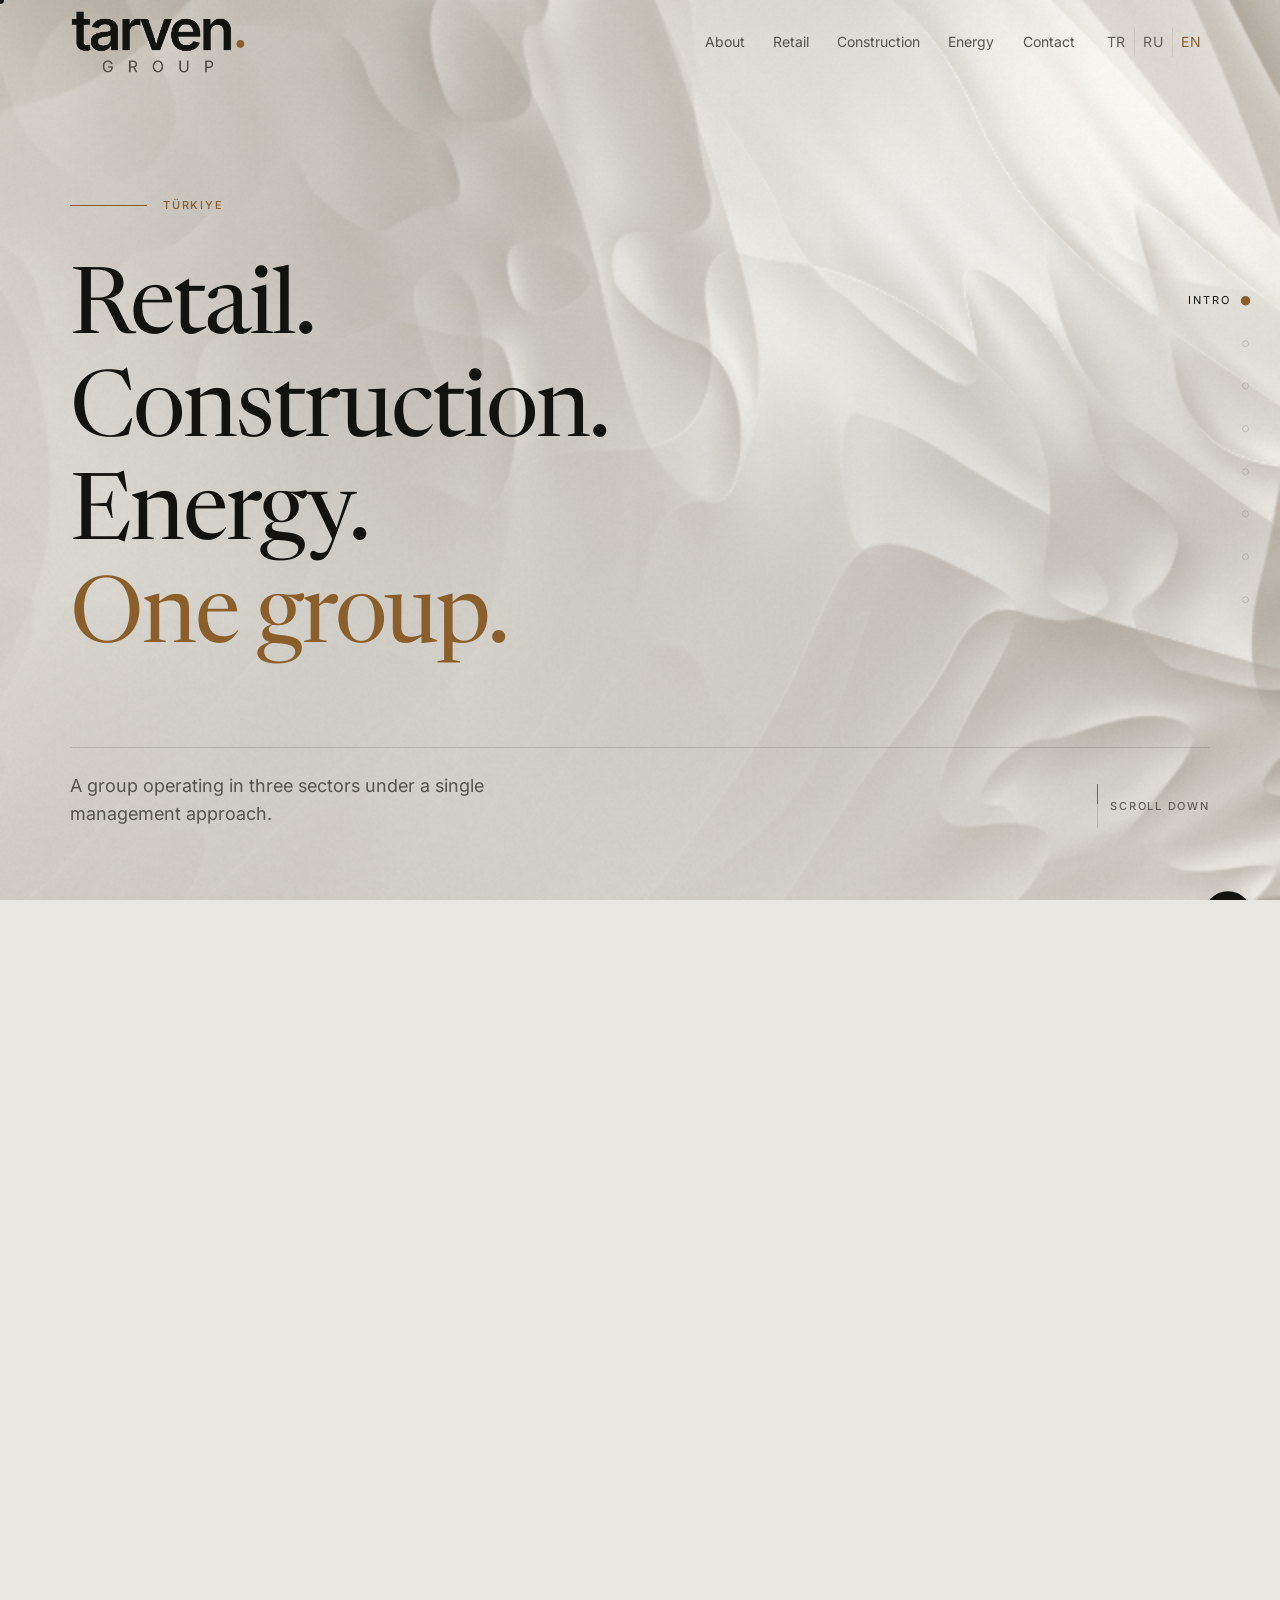
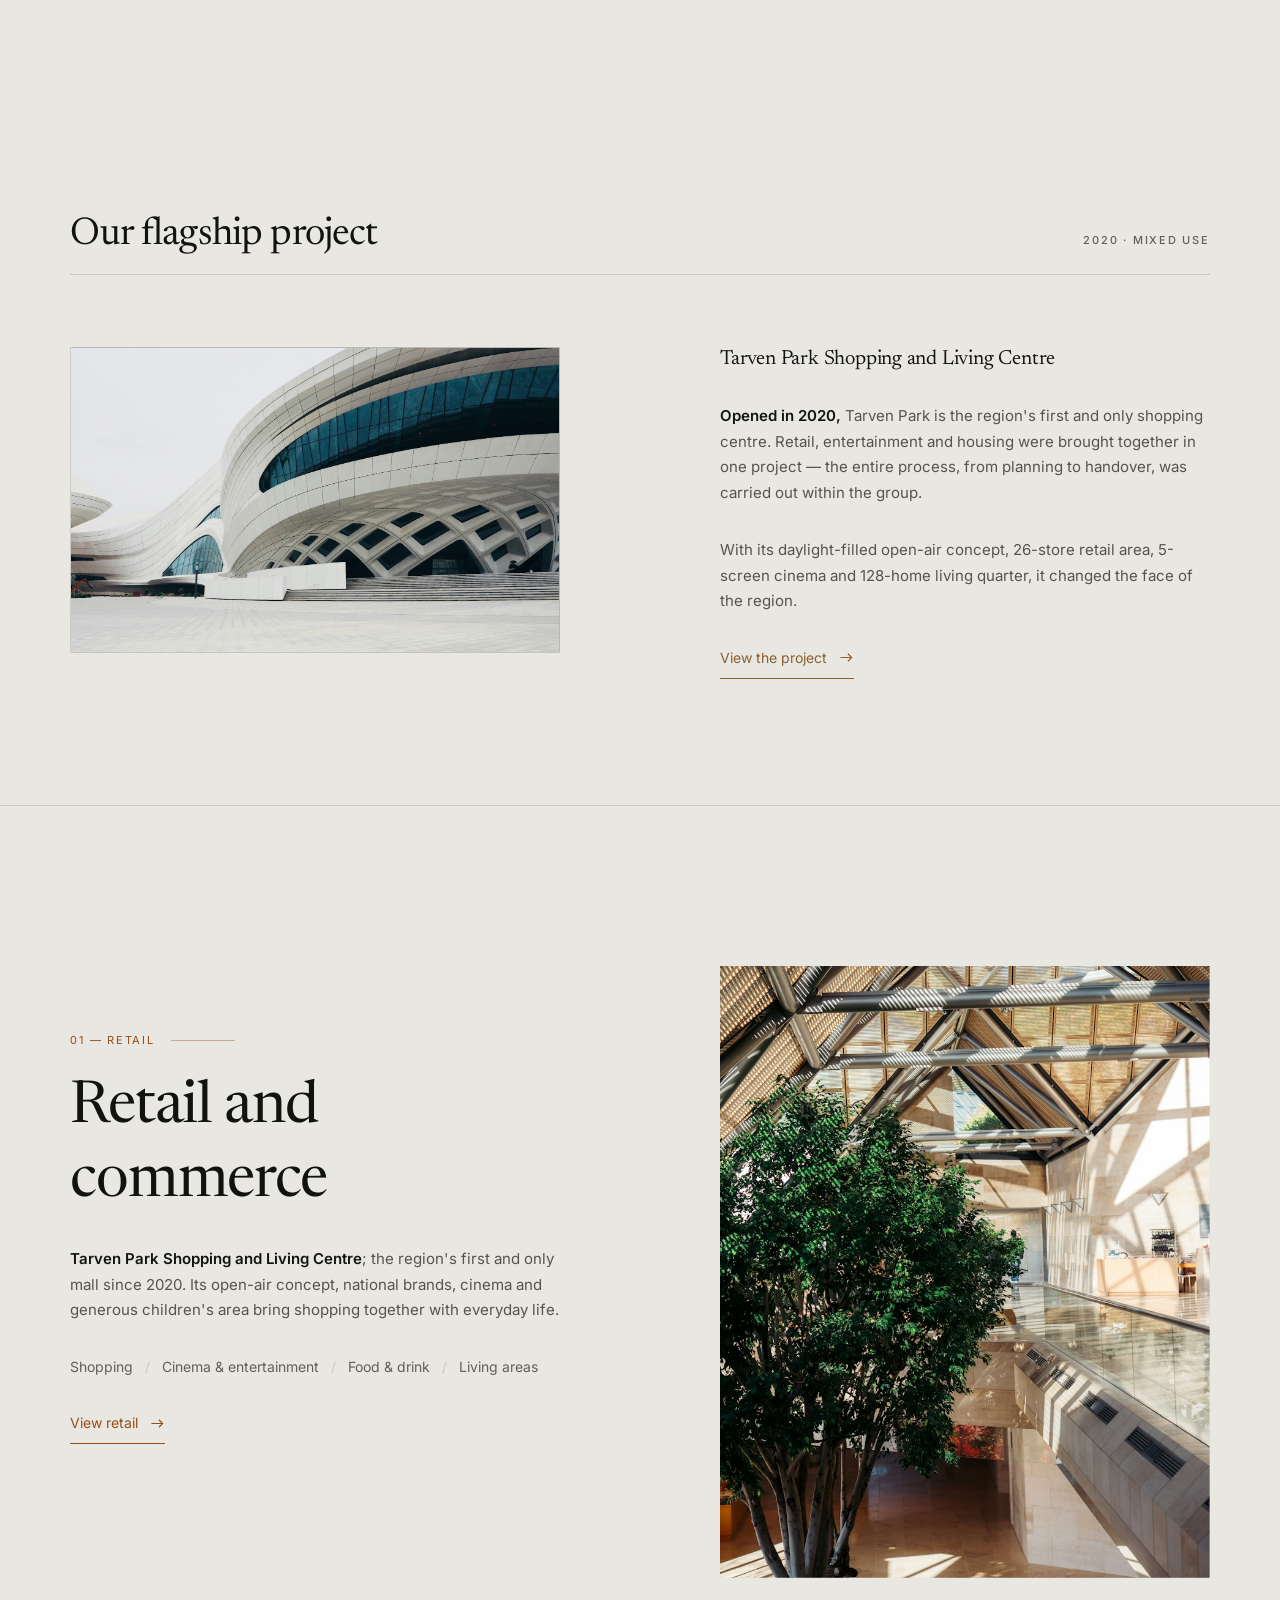
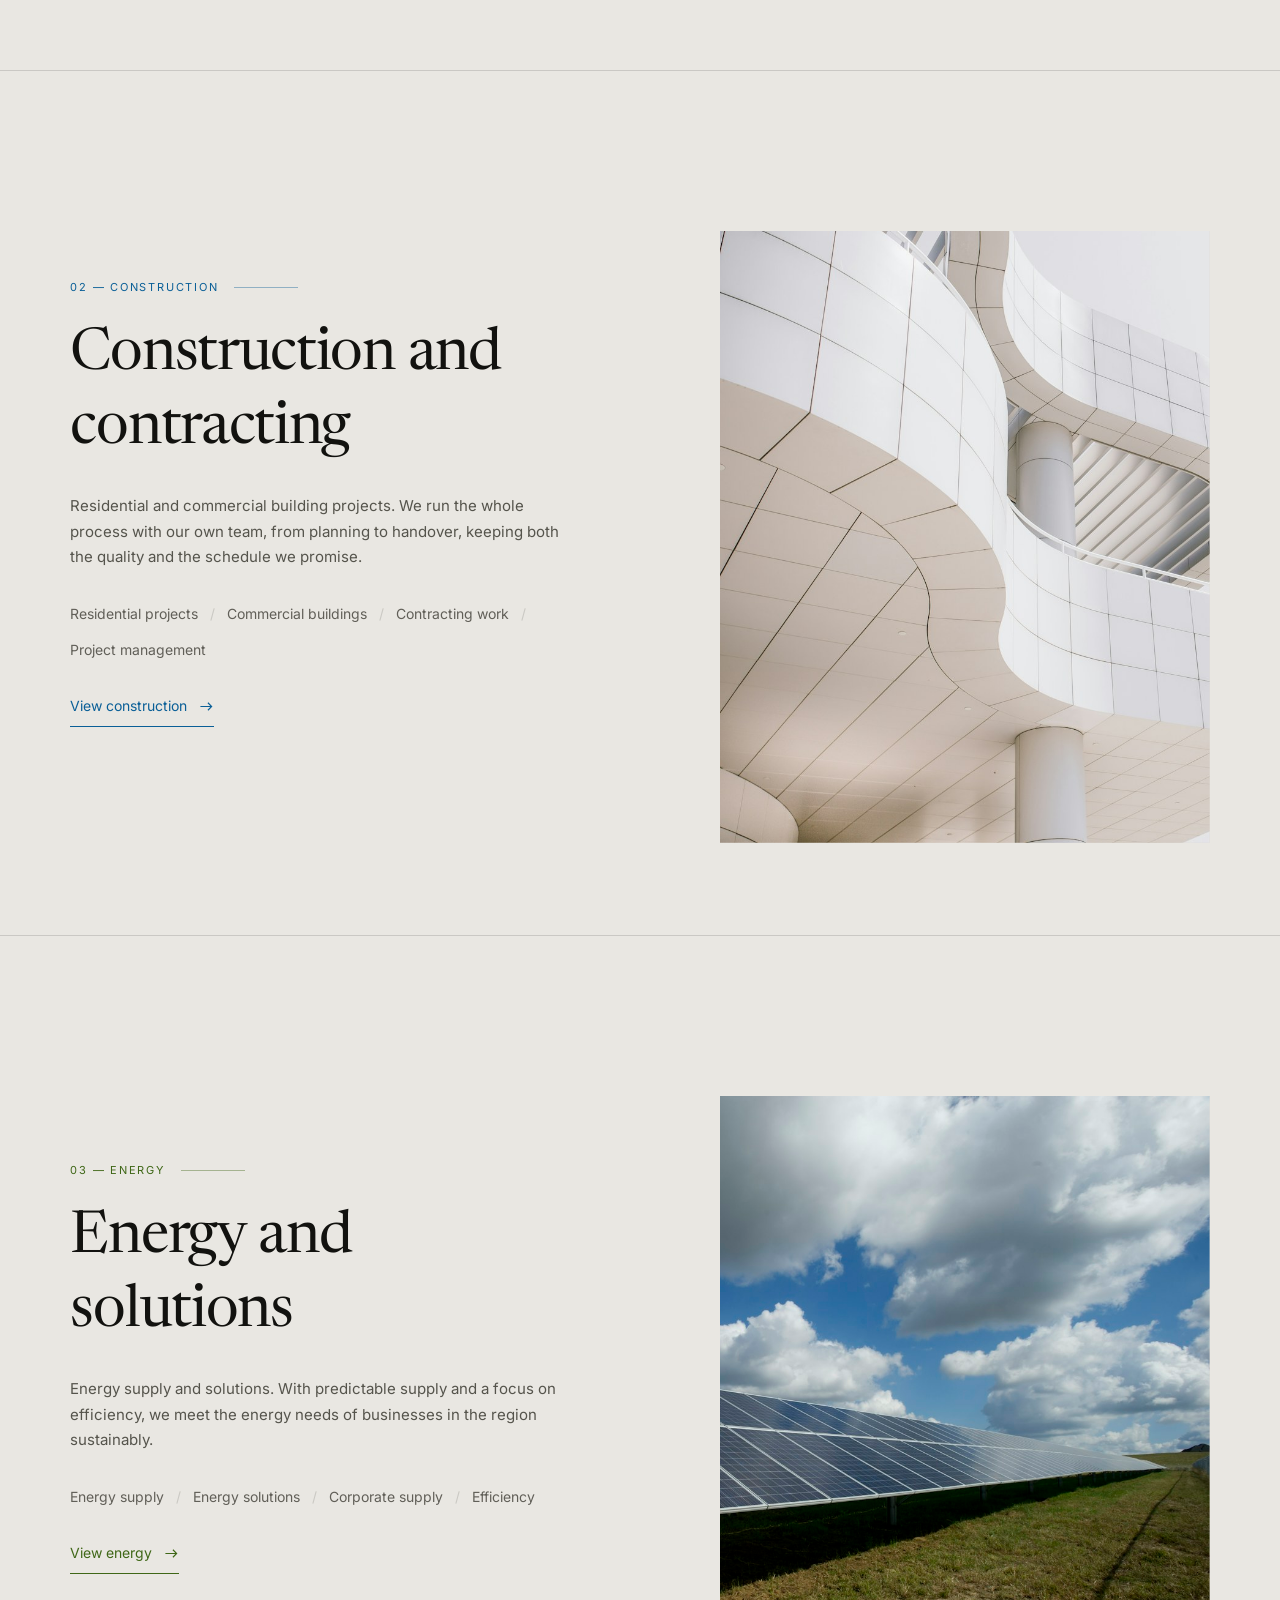
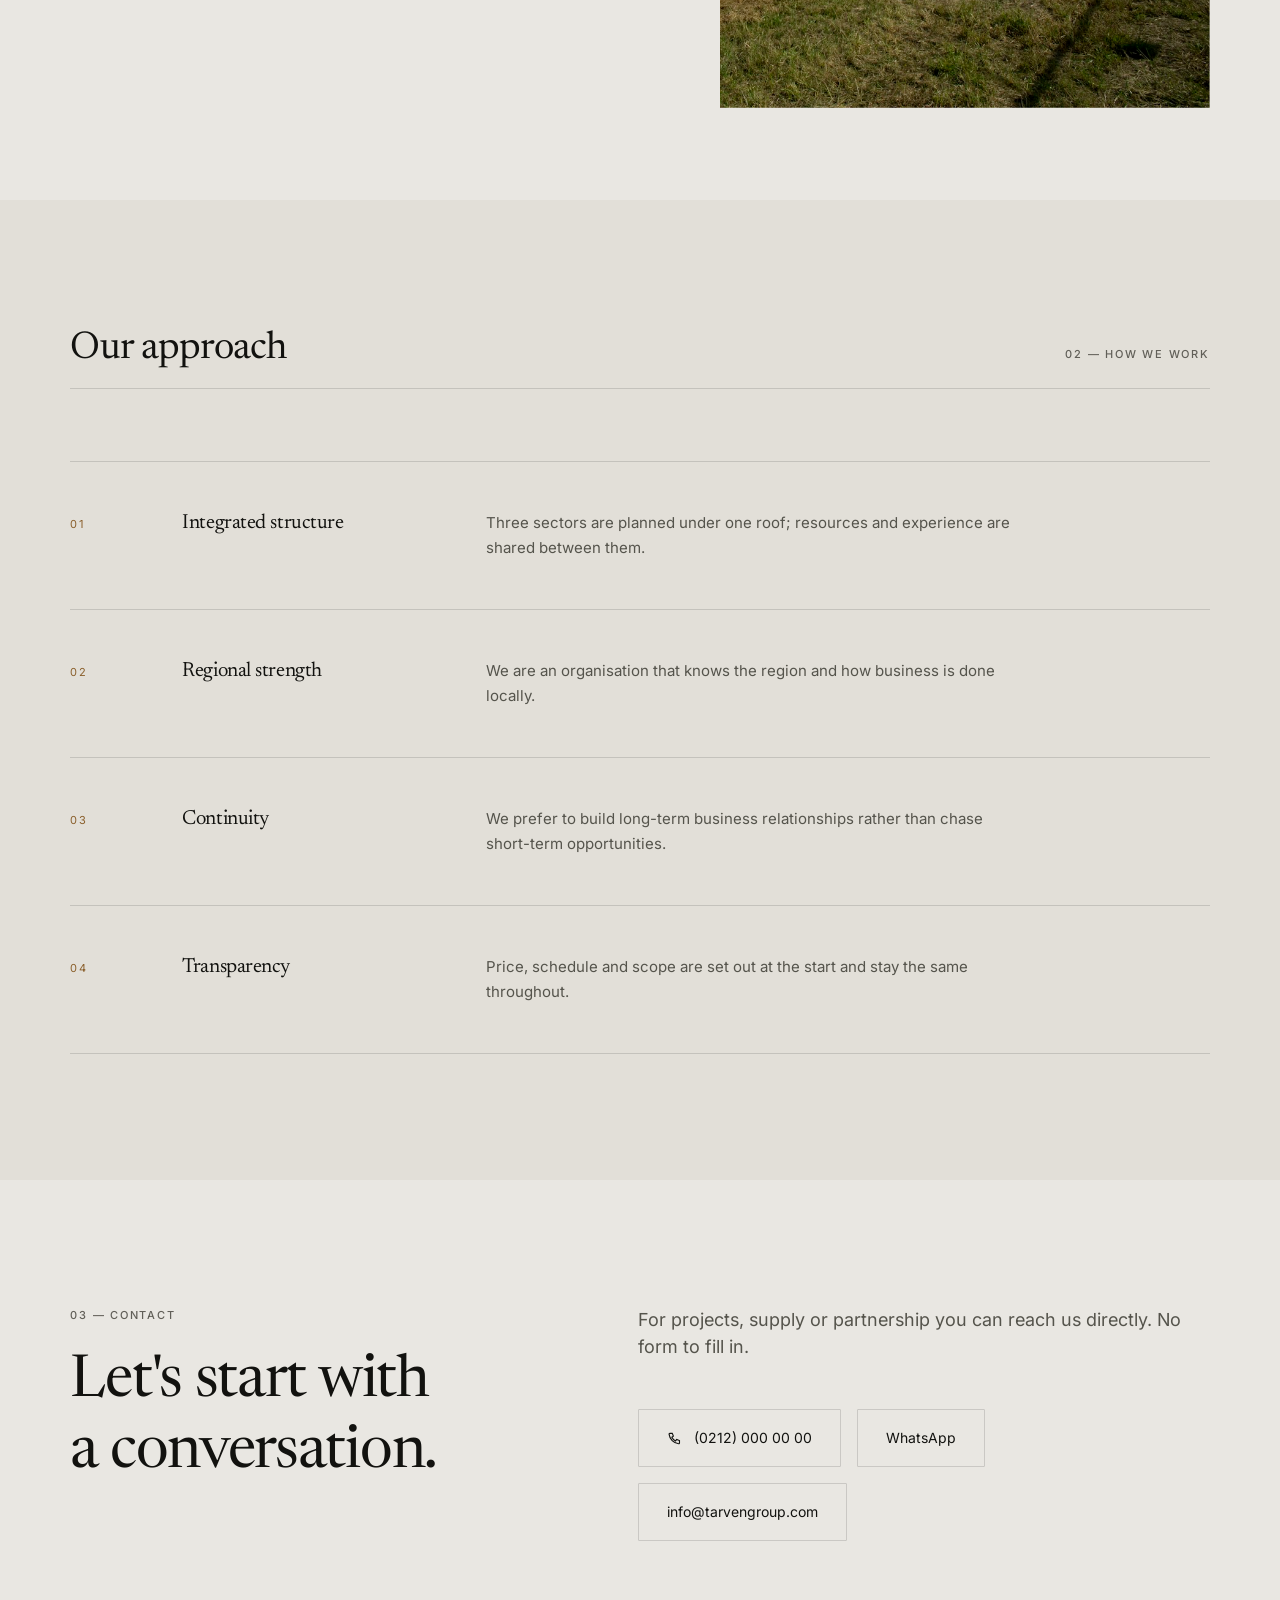
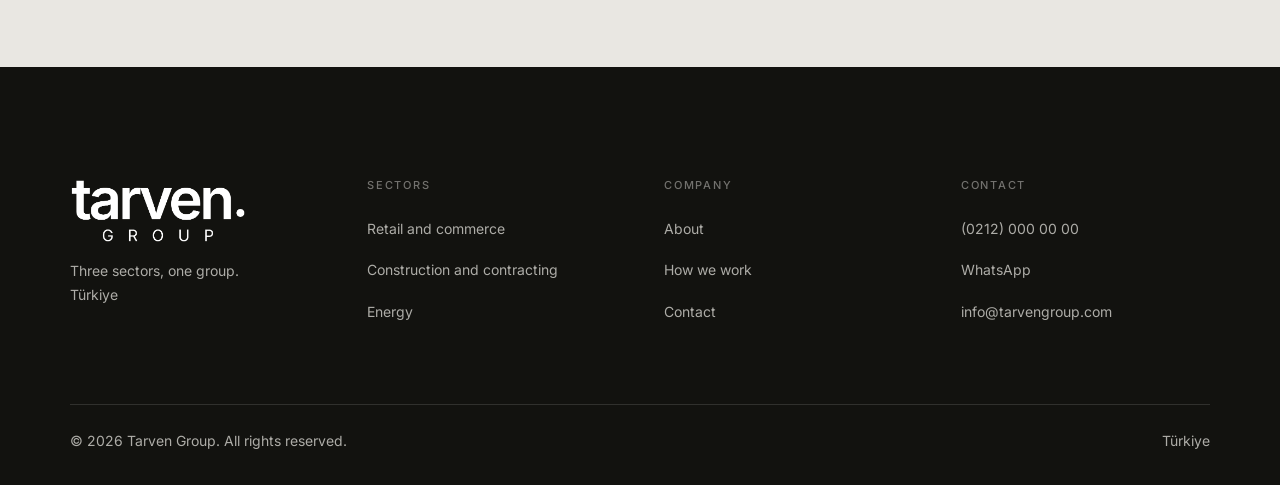
<file: index.html>
<!doctype html>
<html lang="tr">
<head>
<meta charset="utf-8">
<meta name="viewport" content="width=device-width, initial-scale=1">
<title>Tarven Group — Market, İnşaat ve Enerji</title>
<meta name="description" content="Tarven Group; market ve perakende, inşaat ve taahhüt, enerji olmak üzere üç sektörde faaliyet gösteren bir gruptur.">
<link rel="canonical" href="https://stillbenn.github.io/tarven-group/">

<meta property="og:type" content="website">
<meta property="og:site_name" content="Tarven Group">
<meta property="og:locale" content="tr_TR">
<meta property="og:title" content="Tarven Group — Market, İnşaat ve Enerji">
<meta property="og:description" content="Üç sektör, tek çatı. Tarven Group; market, inşaat ve enerji alanlarında faaliyet gösterir.">
<meta property="og:url" content="https://stillbenn.github.io/tarven-group/">
<meta property="og:image" content="https://stillbenn.github.io/tarven-group/img/og-image.png">
<meta property="og:image:width" content="1200">
<meta property="og:image:height" content="630">
<meta name="twitter:card" content="summary_large_image">
<meta name="twitter:title" content="Tarven Group — Market, İnşaat ve Enerji">
<meta name="twitter:description" content="Üç sektör, tek çatı. Tarven Group.">
<meta name="twitter:image" content="https://stillbenn.github.io/tarven-group/img/og-image.png">

<meta name="theme-color" content="#e9e7e2">
<link rel="icon" href="./img/favicon.svg" type="image/svg+xml">
<link rel="icon" href="./favicon.ico" sizes="32x32">
<link rel="apple-touch-icon" href="./img/apple-touch-icon.png">

<link rel="preload" href="./fonts/newsreader-latin.woff2" as="font" type="font/woff2" crossorigin>
<link rel="preload" href="./fonts/inter-latin.woff2" as="font" type="font/woff2" crossorigin>
<link rel="preload" href="./fonts/newsreader-latin-ext.woff2" as="font" type="font/woff2" crossorigin>
<link rel="preload" href="./fonts/inter-latin-ext.woff2" as="font" type="font/woff2" crossorigin>
<link rel="stylesheet" href="./css/tokens.css">
<link rel="stylesheet" href="./css/base.css">
<link rel="stylesheet" href="./css/site.css">

<script type="application/ld+json">
{
  "@context": "https://schema.org",
  "@type": "Organization",
  "name": "Tarven Group",
  "url": "https://stillbenn.github.io/tarven-group/",
  "logo": "https://stillbenn.github.io/tarven-group/img/og-image.png",
  "description": "Market ve perakende, inşaat ve taahhüt, enerji alanlarında faaliyet gösteren grup.",
  "address": {
    "@type": "PostalAddress",
    "addressCountry": "TR"
  },
  "contactPoint": {
    "@type": "ContactPoint",
    "telephone": "(0212) 000 00 00",
    "contactType": "customer service",
    "areaServed": "TR",
    "availableLanguage": "Turkish"
  }
}
</script>
</head>

<body>
<a class="skip-link" href="#main">İçeriğe geç</a>

<div class="loader" role="status" aria-live="polite">
  <img decoding="async" class="loader__logo" src="./img/tarven-group.png" alt="Tarven Group" width="760" height="429">
  <div class="loader__bar"><span class="loader__fill"></span></div>
  <p class="loader__pct">000</p>
</div>

<div class="cursor" aria-hidden="true">
  <span class="cursor__dot"></span>
</div>

<div class="stage" aria-hidden="true"></div>

<header class="site-header">
  <div class="site-header__inner">
    <a class="brand" href="./index.html" aria-label="Tarven Group ana sayfa">
      <img decoding="async" class="brand__logo" src="./img/tarven-group.png" alt="Tarven Group" width="760" height="429">
    </a>

    <nav class="nav" aria-label="Ana menü">
      <a class="nav__link" href="./hakkimizda.html">Hakkımızda</a>
      <a class="nav__link" href="./market.html">Market</a>
      <a class="nav__link" href="./insaat.html">İnşaat</a>
      <a class="nav__link" href="./enerji.html">Enerji</a>
      <a class="nav__link" href="./iletisim.html">İletişim</a>
    </nav>

    <button class="menu-toggle" type="button" aria-expanded="false" aria-controls="menu" aria-label="Menüyü aç">
      <span></span><span></span><span></span>
    </button>
  </div>
</header>

<nav class="menu" id="menu" aria-label="Mobil menü" aria-hidden="true">
  <a class="menu__link" href="./hakkimizda.html"><span>01</span>Hakkımızda</a>
  <a class="menu__link" href="./market.html"><span>02</span>Market</a>
  <a class="menu__link" href="./insaat.html"><span>03</span>İnşaat</a>
  <a class="menu__link" href="./enerji.html"><span>04</span>Enerji</a>
  <a class="menu__link" href="./iletisim.html"><span>05</span>İletişim</a>
  <div class="menu__foot">
    <a class="btn" data-cfg-href="phoneHref" href="tel:+902120000000">
      <span data-cfg="phoneDisplay">(0212) 000 00 00</span>
    </a>
  </div>
</nav>

<main id="main" class="page">

  <!-- ============ HERO ============ -->
  <section class="hero" data-scene="intro">
    <div class="hero__inner">
      <p class="hero__eyebrow t-label t-label--accent" data-reveal>Türkiye</p>

      <h1 class="hero__title">
        <span class="split-line"><span>Market.</span></span>
        <span class="split-line"><span>İnşaat.</span></span>
        <span class="split-line"><span>Enerji.</span></span>
        <span class="split-line"><span class="accent">Tek çatı.</span></span>
      </h1>

      <div class="hero__foot">
        <p class="t-lead hero__lead" data-reveal>
          Üç ayrı sektörde faaliyet gösteren, tek bir yönetim anlayışıyla
          çalışan bir grup.
        </p>
        <p class="scroll-cue t-label" data-reveal>
          <span class="scroll-cue__rail" aria-hidden="true"></span>
          Aşağı kaydırın
        </p>
      </div>
    </div>
  </section>

  <!-- ============ KURUMSAL ============ -->
  <section class="section" data-scene="group" id="kurumsal">
    <div class="wrap">
      <div class="manifesto__grid">
        <div>
          <p class="t-label" data-reveal>01 — Kurumsal</p>
          <p class="manifesto__text" style="margin-top: var(--s-6)">
            <span class="split-line"><span>Farklı sektörler,</span></span>
            <span class="split-line"><span class="accent">aynı standart.</span></span>
          </p>
        </div>
        <div class="manifesto__side stack-lg" data-reveal>
          <p>
            Ticaret, yapı ve enerji birbirinden bağımsız alanlar gibi görünür.
            Bizim için üçü de aynı temele dayanır: gerçekçi planlama, şeffaf
            yönetim ve verdiği sözü tutan bir organizasyon.
          </p>
          <p>
            Tarven Group çatısı altındaki işler kendi alanlarında bağımsız
            yürütülür; ancak hepsi aynı kurumsal ölçütle denetlenir.
          </p>
          <a class="link-arrow" href="./iletisim.html">
            Bize ulaşın
            <svg viewBox="0 0 16 16" fill="none" stroke="currentColor" stroke-width="1.2" aria-hidden="true">
              <path d="M1.5 8h12M9.5 4l4 4-4 4"/>
            </svg>
          </a>
        </div>
      </div>

      <!-- Only verified figures: three sectors, plus the real numbers of the
           group's flagship project (source: the company's own AVM site).
           No invented statistics. -->
      <div class="stats" aria-label="Rakamlarla Tarven Group">
        <div class="stat" data-reveal>
          <p class="stat__value"><span data-count="3">0</span></p>
          <p class="stat__label">Faaliyet sektörü</p>
        </div>
        <div class="stat" data-reveal>
          <p class="stat__value"><span data-count="16500">0</span><span class="stat__suffix"> m²</span></p>
          <p class="stat__label">Amiral proje alanı</p>
        </div>
        <div class="stat" data-reveal>
          <p class="stat__value"><span data-count="26">0</span></p>
          <p class="stat__label">Mağaza · Tarven Park</p>
        </div>
        <div class="stat" data-reveal>
          <p class="stat__value"><span data-count="128">0</span></p>
          <p class="stat__label">Konut · Tarven Park</p>
        </div>
      </div>
    </div>
  </section>

  <!-- ============ AMİRAL PROJE ============
       Replaced an invented five-milestone timeline with the group's one real,
       verifiable landmark project. Every figure here comes from the company's
       own published material. -->
  <!-- data-rail (not data-scene): a stop on the rail, but the ground stays in
       the corporate chapter through it. -->
  <section class="section" id="amiral-proje" data-rail="Amiral proje">
    <div class="wrap">
      <div class="section-head">
        <h2 class="t-h2" data-reveal>Amiral projemiz</h2>
        <p class="t-label" data-reveal>2020 · Karma kullanım</p>
      </div>

      <div class="split">
        <a class="reveal-media flagship__media" href="./market.html" aria-label="Tarven Park'ı inceleyin">
          <img src="./img/gallery/market-02.jpg" alt="Tarven Park Alışveriş ve Yaşam Merkezi dış cephesi" width="1600" height="1000" loading="lazy" decoding="async">
        </a>
        <div class="stack-lg" data-reveal>
          <h3 class="t-h3">Tarven Park Alışveriş ve Yaşam Merkezi</h3>
          <p>
            <strong>2020 yılında</strong> hizmete açılan Tarven Park, bölgenin
            ilk ve tek alışveriş merkezi. Alışveriş, eğlence ve konut aynı
            projede bir araya getirildi — planlamadan teslimata kadar tüm süreç
            grup bünyesinde yürütüldü.
          </p>
          <p>
            Gün ışığı alan açık hava konsepti, 26 mağazalık alışveriş alanı,
            5 salonlu sineması ve 128 konutluk yaşam alanıyla bölgenin
            çehresini değiştirdi.
          </p>
          <a class="link-arrow" href="./market.html">
            Projeyi inceleyin
            <svg viewBox="0 0 16 16" fill="none" stroke="currentColor" stroke-width="1.2" aria-hidden="true">
              <path d="M1.5 8h12M9.5 4l4 4-4 4"/>
            </svg>
          </a>
        </div>
      </div>
    </div>
  </section>

  <!-- ============ SEKTÖRLER ============ -->
  <div id="sektorler">

    <section class="sector sector--market" data-scene="market" aria-labelledby="s-market">
      <div class="wrap sector__inner">
        <div>
          <p class="sector__index" data-reveal>01 — Market</p>
          <h2 class="sector__title" id="s-market">
            <span class="split-line"><span>Market ve</span></span>
            <span class="split-line"><span>perakende</span></span>
          </h2>
          <p data-reveal>
            <strong>Tarven Park Alışveriş ve Yaşam Merkezi</strong>; 2020'den bu
            yana bölgenin ilk ve tek AVM'si. Açık hava konsepti, ulusal
            markaları, sinema ve geniş çocuk alanıyla alışverişi günlük yaşamla
            buluşturur.
          </p>
          <ul class="sector__list" data-reveal>
            <li>Alışveriş</li>
            <li>Sinema &amp; eğlence</li>
            <li>Yeme &amp; içme</li>
            <li>Yaşam alanları</li>
          </ul>
          <a class="link-arrow" href="./market.html" data-reveal>
            Market'i inceleyin
            <svg viewBox="0 0 16 16" fill="none" stroke="currentColor" stroke-width="1.2" aria-hidden="true">
              <path d="M1.5 8h12M9.5 4l4 4-4 4"/>
            </svg>
          </a>
        </div>
        <a class="sector__media-link" href="./market.html" aria-label="Market'i inceleyin">
          <figure class="sector__media reveal-media">
            <img src="./img/sectors/market.jpg" alt="Tarven Park Alışveriş ve Yaşam Merkezi'nin açık hava çarşısı" width="800" height="1000" loading="lazy" decoding="async">
          </figure>
        </a>
      </div>
    </section>

    <section class="sector sector--insaat sector--flip" data-scene="insaat" aria-labelledby="s-insaat">
      <div class="wrap sector__inner">
        <div>
          <p class="sector__index" data-reveal>02 — İnşaat</p>
          <h2 class="sector__title" id="s-insaat">
            <span class="split-line"><span>İnşaat ve</span></span>
            <span class="split-line"><span>taahhüt</span></span>
          </h2>
          <p data-reveal>
            Konut ve ticari yapı projeleri. Planlamadan teslimata kadar tüm
            süreci kendi ekibimizle yürütüyor, kalite ve takvim sözünü aynı
            anda tutuyoruz.
          </p>
          <ul class="sector__list" data-reveal>
            <li>Konut projeleri</li>
            <li>Ticari yapılar</li>
            <li>Taahhüt işleri</li>
            <li>Proje yönetimi</li>
          </ul>
          <a class="link-arrow" href="./insaat.html" data-reveal>
            İnşaat'ı inceleyin
            <svg viewBox="0 0 16 16" fill="none" stroke="currentColor" stroke-width="1.2" aria-hidden="true">
              <path d="M1.5 8h12M9.5 4l4 4-4 4"/>
            </svg>
          </a>
        </div>
        <a class="sector__media-link" href="./insaat.html" aria-label="İnşaat'ı inceleyin">
          <figure class="sector__media reveal-media">
            <img src="./img/sectors/insaat.jpg" alt="Çok katlı, geniş balkonlu modern bir konut binasının sokak cephesi" width="800" height="1000" loading="lazy" decoding="async">
          </figure>
        </a>
      </div>
    </section>

    <section class="sector sector--enerji" data-scene="enerji" aria-labelledby="s-enerji">
      <div class="wrap sector__inner">
        <div>
          <p class="sector__index" data-reveal>03 — Enerji</p>
          <h2 class="sector__title" id="s-enerji">
            <span class="split-line"><span>Enerji ve</span></span>
            <span class="split-line"><span>çözümler</span></span>
          </h2>
          <p data-reveal>
            Enerji tedariki ve çözümleri. Öngörülebilir tedarik ve verimlilik
            odağıyla bölgedeki işletmelerin enerji ihtiyacını sürdürülebilir
            biçimde karşılıyoruz.
          </p>
          <ul class="sector__list" data-reveal>
            <li>Enerji tedariki</li>
            <li>Enerji çözümleri</li>
            <li>Kurumsal tedarik</li>
            <li>Verimlilik</li>
          </ul>
          <a class="link-arrow" href="./enerji.html" data-reveal>
            Enerji'yi inceleyin
            <svg viewBox="0 0 16 16" fill="none" stroke="currentColor" stroke-width="1.2" aria-hidden="true">
              <path d="M1.5 8h12M9.5 4l4 4-4 4"/>
            </svg>
          </a>
        </div>
        <a class="sector__media-link" href="./enerji.html" aria-label="Enerji'yi inceleyin">
          <figure class="sector__media reveal-media">
            <img src="./img/sectors/enerji.jpg" alt="Açık arazide sıra sıra kurulmuş güneş enerjisi panelleri" width="800" height="1000" loading="lazy" decoding="async">
          </figure>
        </a>
      </div>
    </section>

  </div>

  <!-- ============ YAKLAŞIM ============ -->
  <section class="section section--band" data-scene="approach" id="yaklasim">
    <div class="wrap">
      <div class="section-head">
        <h2 class="t-h2" data-reveal>Yaklaşımımız</h2>
        <p class="t-label" data-reveal>02 — Nasıl çalışırız</p>
      </div>

      <div class="approach">
        <article class="approach__item" data-reveal>
          <p class="approach__no">01</p>
          <h3>Entegre yapı</h3>
          <p>Üç sektör aynı çatı altında planlanır; kaynak ve tecrübe işler arasında paylaşılır.</p>
        </article>
        <article class="approach__item" data-reveal>
          <p class="approach__no">02</p>
          <h3>Bölgesel güç</h3>
          <p>Bölgeyi ve yerel iş yapma biçimini yakından tanıyan bir yapıdayız.</p>
        </article>
        <article class="approach__item" data-reveal>
          <p class="approach__no">03</p>
          <h3>Süreklilik</h3>
          <p>Kısa vadeli fırsatlar yerine uzun soluklu iş ilişkileri kurmayı tercih ediyoruz.</p>
        </article>
        <article class="approach__item" data-reveal>
          <p class="approach__no">04</p>
          <h3>Şeffaflık</h3>
          <p>Fiyat, takvim ve kapsam baştan yazılır; süreç boyunca aynı kalır.</p>
        </article>
      </div>
    </div>
  </section>

  <!-- ============ İLETİŞİM ============ -->
  <section class="section" data-scene="close" id="iletisim">
    <div class="wrap">
      <div class="split split--narrow">
        <div>
          <p class="t-label" data-reveal>03 — İletişim</p>
          <h2 class="contact-band__title" data-reveal style="margin-top: var(--s-5)">
            Konuşarak başlayalım.
          </h2>
        </div>
        <div data-reveal>
          <p class="t-lead">
            Proje, tedarik veya iş birliği için doğrudan ulaşabilirsiniz.
            Form doldurmanıza gerek yok.
          </p>
          <div class="contact-actions">
            <a class="btn" data-cfg-href="phoneHref" href="tel:+902120000000">
              <svg viewBox="0 0 16 16" fill="none" stroke="currentColor" stroke-width="1.2" aria-hidden="true">
                <path d="M3 2.5h2.6l1.2 3-1.6 1.2a8.4 8.4 0 003.9 3.9l1.2-1.6 3 1.2v2.6a.8.8 0 01-.9.8A11.6 11.6 0 012.2 3.4a.8.8 0 01.8-.9z"/>
              </svg>
              <span data-cfg="phoneDisplay">(0212) 000 00 00</span>
            </a>
            <a class="btn btn--ghost" data-cfg-href="whatsappHref" href="https://wa.me/905000000000" rel="noopener">WhatsApp</a>
            <a class="btn btn--ghost" data-cfg-href="emailHref" href="mailto:info@tarvengroup.com">
              <span data-cfg="emailDisplay">info@tarvengroup.com</span>
            </a>
          </div>
        </div>
      </div>
    </div>
  </section>

</main>

<footer class="site-footer">
  <div class="wrap">
    <div class="site-footer__grid">
      <div>
        <a class="brand" href="./index.html">
          <img decoding="async" class="brand__logo" src="./img/tarven-group.png" alt="Tarven Group" width="760" height="429">
        </a>
        <p style="margin-top: var(--s-4)">
          Üç sektör, tek çatı.<br>
          <span data-cfg="country">Türkiye</span>
        </p>
      </div>

      <div>
        <h2>Sektörler</h2>
        <ul>
          <li><a href="./market.html">Market ve perakende</a></li>
          <li><a href="./insaat.html">İnşaat ve taahhüt</a></li>
          <li><a href="./enerji.html">Enerji</a></li>
        </ul>
      </div>

      <div>
        <h2>Kurumsal</h2>
        <ul>
          <li><a href="./hakkimizda.html">Hakkımızda</a></li>
          <li><a href="./hakkimizda.html#ilkelerimiz">Çalışma ilkelerimiz</a></li>
          <li><a href="./iletisim.html">İletişim</a></li>
        </ul>
      </div>

      <div>
        <h2>İletişim</h2>
        <ul>
          <li><a data-cfg-href="phoneHref" href="tel:+902120000000"><span data-cfg="phoneDisplay">(0212) 000 00 00</span></a></li>
          <li><a data-cfg-href="whatsappHref" href="https://wa.me/905000000000" rel="noopener">WhatsApp</a></li>
          <li><a data-cfg-href="emailHref" href="mailto:info@tarvengroup.com"><span data-cfg="emailDisplay">info@tarvengroup.com</span></a></li>
        </ul>
      </div>
    </div>

    <div class="site-footer__bar">
      <p>© <span id="year">2026</span> Tarven Group. Tüm hakları saklıdır.</p>
      <p>Türkiye</p>
    </div>
  </div>
</footer>

<a class="wa-float" data-cfg-href="whatsappHref" href="https://wa.me/905000000000" rel="noopener" aria-label="WhatsApp ile yazın">
  <svg viewBox="0 0 24 24" fill="currentColor" aria-hidden="true">
    <path d="M12 2a10 10 0 00-8.6 15L2 22l5.2-1.4A10 10 0 1012 2zm5.6 14.2c-.2.6-1.2 1.2-1.7 1.2-.4 0-1 .1-3.2-.8-2.7-1.1-4.4-3.9-4.5-4-.1-.2-1-1.4-1-2.6 0-1.3.7-1.9.9-2.1.2-.3.5-.3.7-.3h.5c.2 0 .4 0 .6.5l.8 2c.1.2.1.4 0 .5l-.3.5-.4.4c-.1.1-.3.3-.1.6.2.3.7 1.2 1.6 2 1.1.9 1.9 1.2 2.2 1.3.2.1.4.1.6-.1l.8-1c.2-.2.3-.2.6-.1l2 .9c.2.1.4.2.4.3.1.2.1.8-.1 1.4z"/>
  </svg>
</a>

<script src="./js/vendor/gsap.min.js" defer></script>
<script src="./js/vendor/ScrollTrigger.min.js" defer></script>
<script src="./js/vendor/lenis.min.js" defer></script>
<script type="module" src="./js/main.js"></script>
<script>document.getElementById("year").textContent = new Date().getFullYear();</script>
<script src="./js/i18n.js" defer></script>
</body>
</html>
</file>
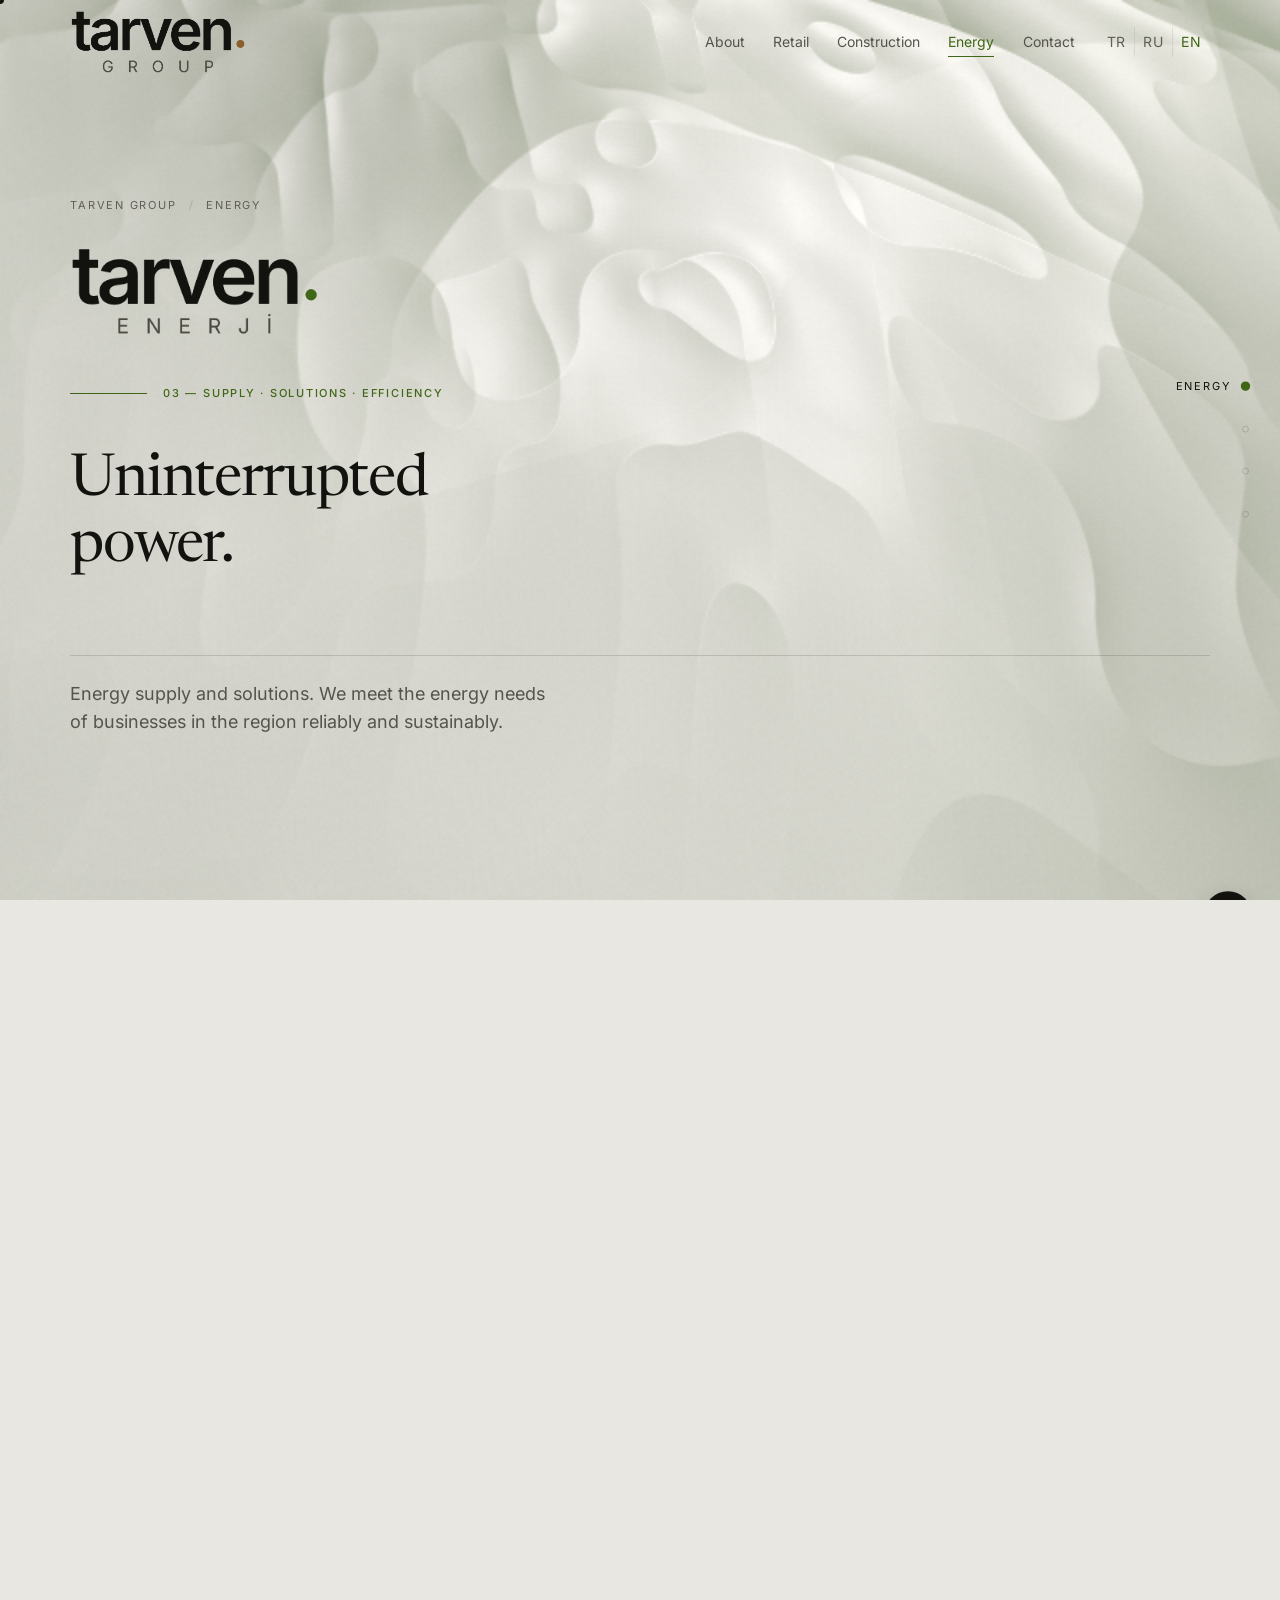
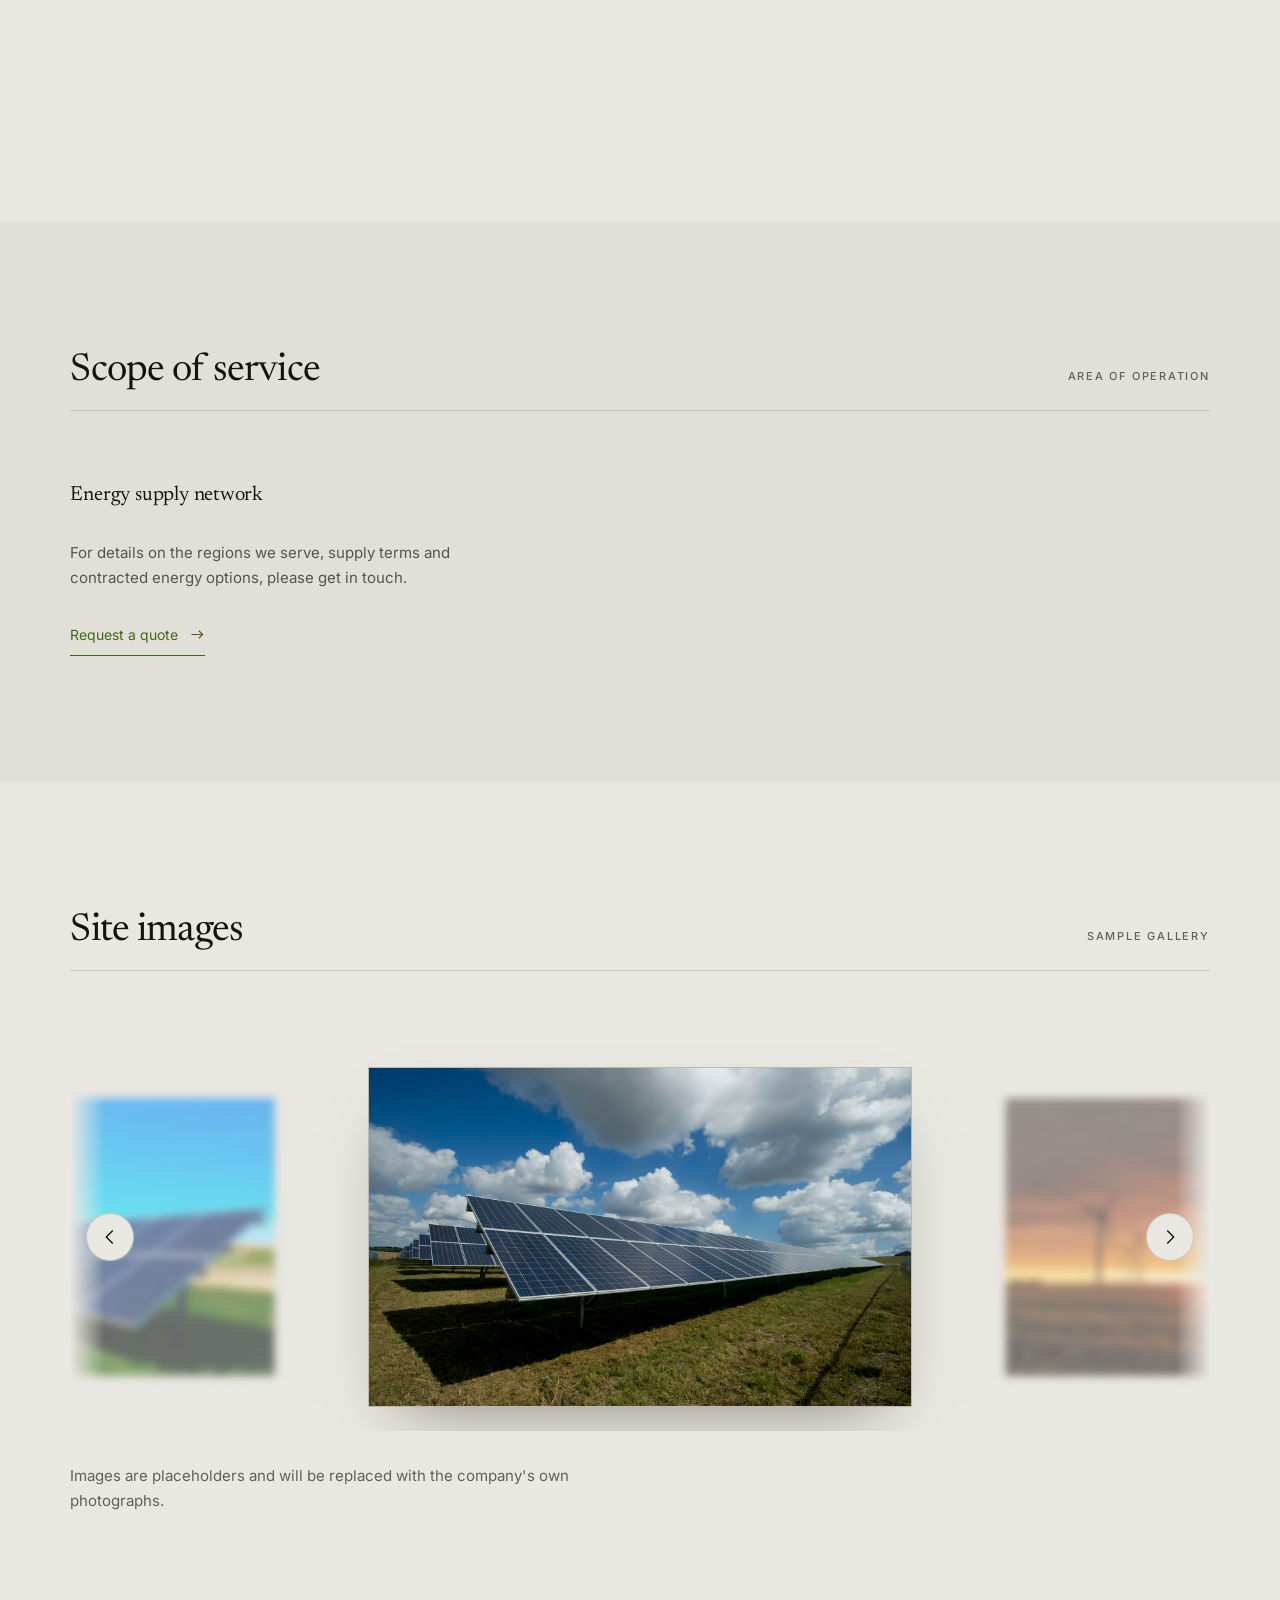
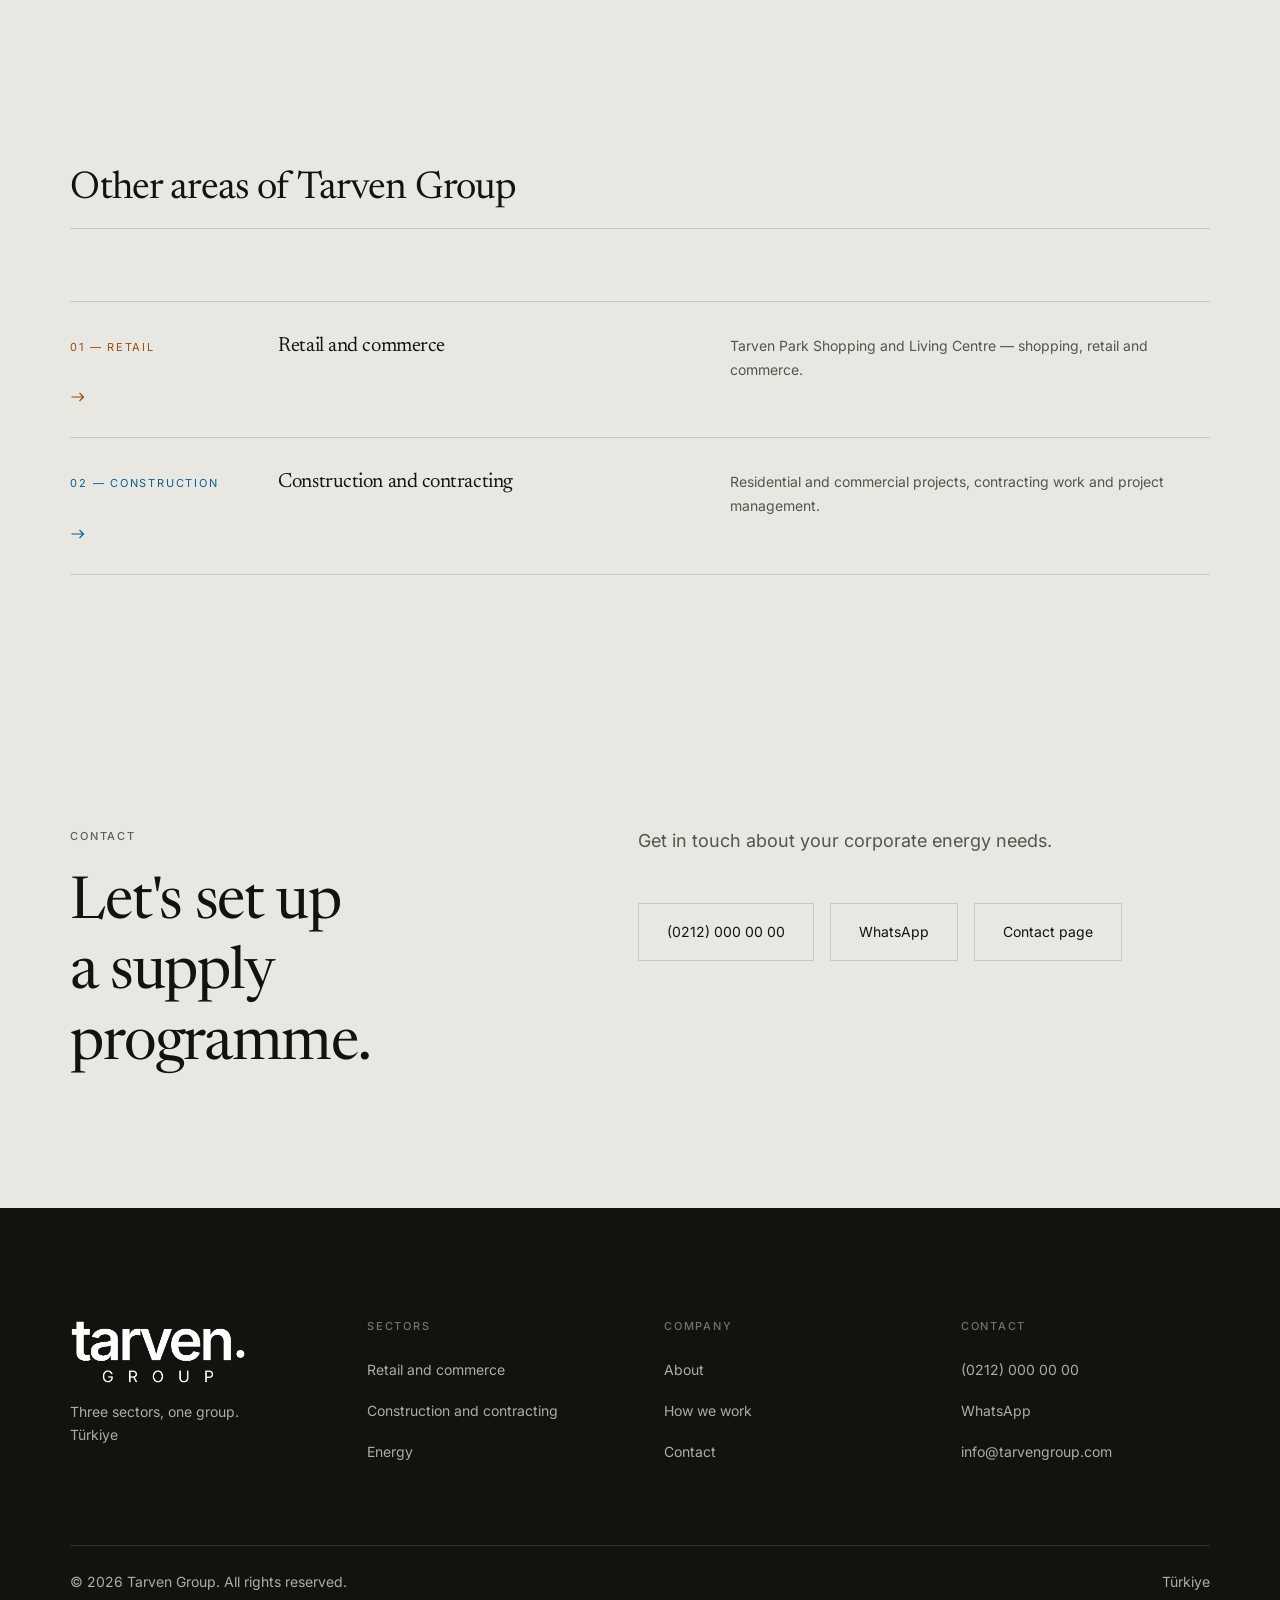
<file: enerji.html>
<!doctype html>
<html lang="tr">
<head>
<meta charset="utf-8">
<meta name="viewport" content="width=device-width, initial-scale=1">
<title>Enerji — Tarven Group</title>
<meta name="description" content="Tarven Group enerji bölümü; enerji tedariki, enerji çözümleri ve verimlilik alanında işletmelere hizmet verir.">
<link rel="canonical" href="https://stillbenn.github.io/tarven-group/enerji.html">

<meta property="og:type" content="website">
<meta property="og:site_name" content="Tarven Group">
<meta property="og:locale" content="tr_TR">
<meta property="og:title" content="Enerji — Tarven Group">
<meta property="og:description" content="Enerji tedariki, enerji çözümleri ve verimlilik.">
<meta property="og:url" content="https://stillbenn.github.io/tarven-group/enerji.html">
<meta property="og:image" content="https://stillbenn.github.io/tarven-group/img/og-enerji.png">
<meta property="og:image:width" content="1200">
<meta property="og:image:height" content="630">
<meta name="twitter:card" content="summary_large_image">
<meta name="twitter:title" content="Enerji — Tarven Group">
<meta name="twitter:description" content="Enerji tedariki, enerji çözümleri ve verimlilik.">
<meta name="twitter:image" content="https://stillbenn.github.io/tarven-group/img/og-enerji.png">

<meta name="theme-color" content="#3f6717">
<link rel="icon" href="./img/favicon.svg" type="image/svg+xml">
<link rel="icon" href="./favicon.ico" sizes="32x32">
<link rel="apple-touch-icon" href="./img/apple-touch-icon.png">

<link rel="preload" href="./fonts/newsreader-latin.woff2" as="font" type="font/woff2" crossorigin>
<link rel="preload" href="./fonts/inter-latin.woff2" as="font" type="font/woff2" crossorigin>
<link rel="preload" href="./fonts/newsreader-latin-ext.woff2" as="font" type="font/woff2" crossorigin>
<link rel="preload" href="./fonts/inter-latin-ext.woff2" as="font" type="font/woff2" crossorigin>
<link rel="stylesheet" href="./css/tokens.css">
<link rel="stylesheet" href="./css/base.css">
<link rel="stylesheet" href="./css/site.css">

<script type="application/ld+json">
{
  "@context": "https://schema.org",
  "@type": "BreadcrumbList",
  "itemListElement": [
    { "@type": "ListItem", "position": 1, "name": "Ana sayfa", "item": "https://stillbenn.github.io/tarven-group/" },
    { "@type": "ListItem", "position": 2, "name": "Enerji", "item": "https://stillbenn.github.io/tarven-group/enerji.html" }
  ]
}
</script>
</head>

<body data-sector="enerji">
<a class="skip-link" href="#main">İçeriğe geç</a>

<div class="loader" role="status" aria-live="polite">
  <img decoding="async" class="loader__logo" src="./img/tarven-group.png" alt="Tarven Group" width="760" height="429">
  <div class="loader__bar"><span class="loader__fill"></span></div>
  <p class="loader__pct">000</p>
</div>

<div class="cursor" aria-hidden="true">
  <span class="cursor__dot"></span>
</div>

<div class="stage" aria-hidden="true"></div>

<header class="site-header">
  <div class="site-header__inner">
    <a class="brand" href="./index.html" aria-label="Tarven Group ana sayfa">
      <img decoding="async" class="brand__logo" src="./img/tarven-group.png" alt="Tarven Group" width="760" height="429">
    </a>
    <nav class="nav" aria-label="Ana menü">
      <a class="nav__link" href="./hakkimizda.html">Hakkımızda</a>
      <a class="nav__link" href="./market.html">Market</a>
      <a class="nav__link" href="./insaat.html">İnşaat</a>
      <a class="nav__link" href="./enerji.html" aria-current="page">Enerji</a>
      <a class="nav__link" href="./iletisim.html">İletişim</a>
    </nav>
    <button class="menu-toggle" type="button" aria-expanded="false" aria-controls="menu" aria-label="Menüyü aç">
      <span></span><span></span><span></span>
    </button>
  </div>
</header>

<nav class="menu" id="menu" aria-label="Mobil menü" aria-hidden="true">
  <a class="menu__link" href="./hakkimizda.html"><span>01</span>Hakkımızda</a>
  <a class="menu__link" href="./market.html"><span>02</span>Market</a>
  <a class="menu__link" href="./insaat.html"><span>03</span>İnşaat</a>
  <a class="menu__link" href="./enerji.html"><span>04</span>Enerji</a>
  <a class="menu__link" href="./iletisim.html"><span>05</span>İletişim</a>
  <div class="menu__foot">
    <a class="btn" data-cfg-href="phoneHref" href="tel:+902120000000">
      <span data-cfg="phoneDisplay">(0212) 000 00 00</span>
    </a>
  </div>
</nav>

<main id="main" class="page">

  <section class="hero page-hero" data-scene="enerji">
    <div class="hero__inner">
      <nav class="breadcrumb" aria-label="Sayfa yolu">
        <ol>
          <li><a href="./index.html">Tarven Group</a></li>
          <li>Enerji</li>
        </ol>
      </nav>

      <img decoding="async" fetchpriority="high" class="page-hero__logo" src="./img/tarven-enerji.png" alt="Tarven Enerji" width="760" height="481">
      <p class="hero__eyebrow t-label t-label--accent">03 — Tedarik · çözümler · verimlilik</p>

      <h1 class="hero__title">
        <span class="split-line"><span>Kesintisiz</span></span>
        <span class="split-line"><span>güç.</span></span>
      </h1>

      <div class="hero__foot">
        <p class="t-lead hero__lead" data-reveal>
          Enerji tedariki ve çözümleri. Bölgedeki işletmelerin enerji
          ihtiyacını güvenilir ve sürdürülebilir biçimde karşılıyoruz.
        </p>
      </div>
    </div>
  </section>

  <section class="section" data-scene="group">
    <div class="wrap">
      <div class="split split--narrow">
        <div>
          <p class="t-label" data-reveal>Ne yapıyoruz</p>
          <h2 class="t-h2" data-reveal style="margin-top: var(--s-5)">
            Enerji, planlanabilir olmalı
          </h2>
        </div>
        <div class="stack-lg" data-reveal>
          <p>
            Enerji bölümümüz, işletmelerin enerji tedariki ve çözümleri
            alanında faaliyet gösterir. Düzenli tedarik programı kurar,
            tüketim takibini ve planlamayı birlikte yürütürüz.
          </p>
          <p>
            Enerji, üretimi durduran bir belirsizlik olmamalıdır. Bu yüzden
            tedariki öngörülebilir kılar, verimlilik ve süreklilik odağıyla
            çalışırız.
          </p>
        </div>
      </div>

      <div class="approach" style="margin-top: var(--s-9)">
        <article class="approach__item" data-reveal>
          <p class="approach__no">01</p>
          <h3>Enerji tedariki</h3>
          <p>İşletmeler için düzenli ve öngörülebilir enerji tedariki.</p>
        </article>
        <article class="approach__item" data-reveal>
          <p class="approach__no">02</p>
          <h3>Enerji çözümleri</h3>
          <p>İhtiyaca göre kurgulanan enerji altyapısı ve planlama.</p>
        </article>
        <article class="approach__item" data-reveal>
          <p class="approach__no">03</p>
          <h3>Kurumsal tedarik</h3>
          <p>İşletmeler için sözleşmeli, sürekli tedarik programları.</p>
        </article>
        <article class="approach__item" data-reveal>
          <p class="approach__no">04</p>
          <h3>Verimlilik</h3>
          <p>Enerji verimliliğine yönelik danışmanlık ve iyileştirme.</p>
        </article>
      </div>
    </div>
  </section>

  <section class="section section--band" data-scene="approach">
    <div class="wrap">
      <div class="section-head">
        <h2 class="t-h2" data-reveal>Hizmet kapsamı</h2>
        <p class="t-label" data-reveal>Faaliyet bölgesi</p>
      </div>

      <div class="split split--narrow">
        <div class="stack-lg" data-reveal>
          <h3 class="t-h3">Enerji tedarik ağı</h3>
          <p>
            Hizmet verdiğimiz bölgeler, tedarik koşulları ve sözleşmeli
            enerji seçenekleri hakkında detaylı bilgi için bize ulaşabilirsiniz.
          </p>
          <a class="link-arrow" href="./iletisim.html">
            Teklif isteyin
            <svg viewBox="0 0 16 16" fill="none" stroke="currentColor" stroke-width="1.2" aria-hidden="true">
              <path d="M1.5 8h12M9.5 4l4 4-4 4"/>
            </svg>
          </a>
        </div>
      </div>
    </div>
  </section>

  <section class="section">
    <div class="wrap">
      <div class="section-head">
        <h2 class="t-h2" data-reveal>Saha görselleri</h2>
        <p class="t-label" data-reveal>Örnek galeri</p>
      </div>
      <div class="carousel" data-carousel></div>
      <p class="t-small" style="color: var(--c-ink-faint); margin-top: var(--s-6)">
        Görseller örnek amaçlıdır; firmanın kendi fotoğraflarıyla değiştirilecektir.
      </p>
    </div>
  </section>

  <section class="section">
    <div class="wrap">
      <div class="section-head">
        <h2 class="t-h2" data-reveal>Tarven Group'un diğer alanları</h2>
      </div>
      <div class="cross">
        <a class="cross__item" href="./market.html" style="--cross-accent: var(--c-market)" data-reveal>
          <span>01 — Market</span>
          <h3>Market ve perakende</h3>
          <p>Tarven Park Alışveriş ve Yaşam Merkezi — alışveriş, market ve perakende.</p>
          <svg class="cross__arrow" viewBox="0 0 16 16" width="16" height="16" fill="none" stroke="currentColor" stroke-width="1.2" aria-hidden="true">
            <path d="M1.5 8h12M9.5 4l4 4-4 4"/>
          </svg>
        </a>
        <a class="cross__item" href="./insaat.html" style="--cross-accent: var(--c-insaat)" data-reveal>
          <span>02 — İnşaat</span>
          <h3>İnşaat ve taahhüt</h3>
          <p>Konut ve ticari yapı projeleri, taahhüt işleri ve proje yönetimi.</p>
          <svg class="cross__arrow" viewBox="0 0 16 16" width="16" height="16" fill="none" stroke="currentColor" stroke-width="1.2" aria-hidden="true">
            <path d="M1.5 8h12M9.5 4l4 4-4 4"/>
          </svg>
        </a>
      </div>
    </div>
  </section>

  <section class="section" data-scene="close">
    <div class="wrap">
      <div class="split split--narrow">
        <div>
          <p class="t-label" data-reveal>İletişim</p>
          <h2 class="contact-band__title" data-reveal style="margin-top: var(--s-5)">
            Tedarik programı kuralım.
          </h2>
        </div>
        <div data-reveal>
          <p class="t-lead">Kurumsal enerji ihtiyacınız için bize ulaşın.</p>
          <div class="contact-actions">
            <a class="btn" data-cfg-href="phoneHref" href="tel:+902120000000">
              <span data-cfg="phoneDisplay">(0212) 000 00 00</span>
            </a>
            <a class="btn btn--ghost" data-cfg-href="whatsappHref" href="https://wa.me/905000000000" rel="noopener">WhatsApp</a>
            <a class="btn btn--ghost" href="./iletisim.html">İletişim sayfası</a>
          </div>
        </div>
      </div>
    </div>
  </section>

</main>

<footer class="site-footer">
  <div class="wrap">
    <div class="site-footer__grid">
      <div>
        <a class="brand" href="./index.html">
          <img decoding="async" class="brand__logo" src="./img/tarven-group.png" alt="Tarven Group" width="760" height="429">
        </a>
        <p style="margin-top: var(--s-4)">
          Üç sektör, tek çatı.<br>
          <span data-cfg="country">Türkiye</span>
        </p>
      </div>
      <div>
        <h2>Sektörler</h2>
        <ul>
          <li><a href="./market.html">Market ve perakende</a></li>
          <li><a href="./insaat.html">İnşaat ve taahhüt</a></li>
          <li><a href="./enerji.html">Enerji</a></li>
        </ul>
      </div>
      <div>
        <h2>Kurumsal</h2>
        <ul>
          <li><a href="./hakkimizda.html">Hakkımızda</a></li>
          <li><a href="./hakkimizda.html#ilkelerimiz">Çalışma ilkelerimiz</a></li>
          <li><a href="./iletisim.html">İletişim</a></li>
        </ul>
      </div>
      <div>
        <h2>İletişim</h2>
        <ul>
          <li><a data-cfg-href="phoneHref" href="tel:+902120000000"><span data-cfg="phoneDisplay">(0212) 000 00 00</span></a></li>
          <li><a data-cfg-href="whatsappHref" href="https://wa.me/905000000000" rel="noopener">WhatsApp</a></li>
          <li><a data-cfg-href="emailHref" href="mailto:info@tarvengroup.com"><span data-cfg="emailDisplay">info@tarvengroup.com</span></a></li>
        </ul>
      </div>
    </div>
    <div class="site-footer__bar">
      <p>© <span id="year">2026</span> Tarven Group. Tüm hakları saklıdır.</p>
      <p>Türkiye</p>
    </div>
  </div>
</footer>

<a class="wa-float" data-cfg-href="whatsappHref" href="https://wa.me/905000000000" rel="noopener" aria-label="WhatsApp ile yazın">
  <svg viewBox="0 0 24 24" fill="currentColor" aria-hidden="true">
    <path d="M12 2a10 10 0 00-8.6 15L2 22l5.2-1.4A10 10 0 1012 2zm5.6 14.2c-.2.6-1.2 1.2-1.7 1.2-.4 0-1 .1-3.2-.8-2.7-1.1-4.4-3.9-4.5-4-.1-.2-1-1.4-1-2.6 0-1.3.7-1.9.9-2.1.2-.3.5-.3.7-.3h.5c.2 0 .4 0 .6.5l.8 2c.1.2.1.4 0 .5l-.3.5-.4.4c-.1.1-.3.3-.1.6.2.3.7 1.2 1.6 2 1.1.9 1.9 1.2 2.2 1.3.2.1.4.1.6-.1l.8-1c.2-.2.3-.2.6-.1l2 .9c.2.1.4.2.4.3.1.2.1.8-.1 1.4z"/>
  </svg>
</a>

<script src="./js/vendor/gsap.min.js" defer></script>
<script src="./js/vendor/ScrollTrigger.min.js" defer></script>
<script src="./js/vendor/lenis.min.js" defer></script>
<script type="module" src="./js/main.js"></script>
<script>document.getElementById("year").textContent = new Date().getFullYear();</script>
<script src="./js/i18n.js" defer></script>
</body>
</html>
</file>
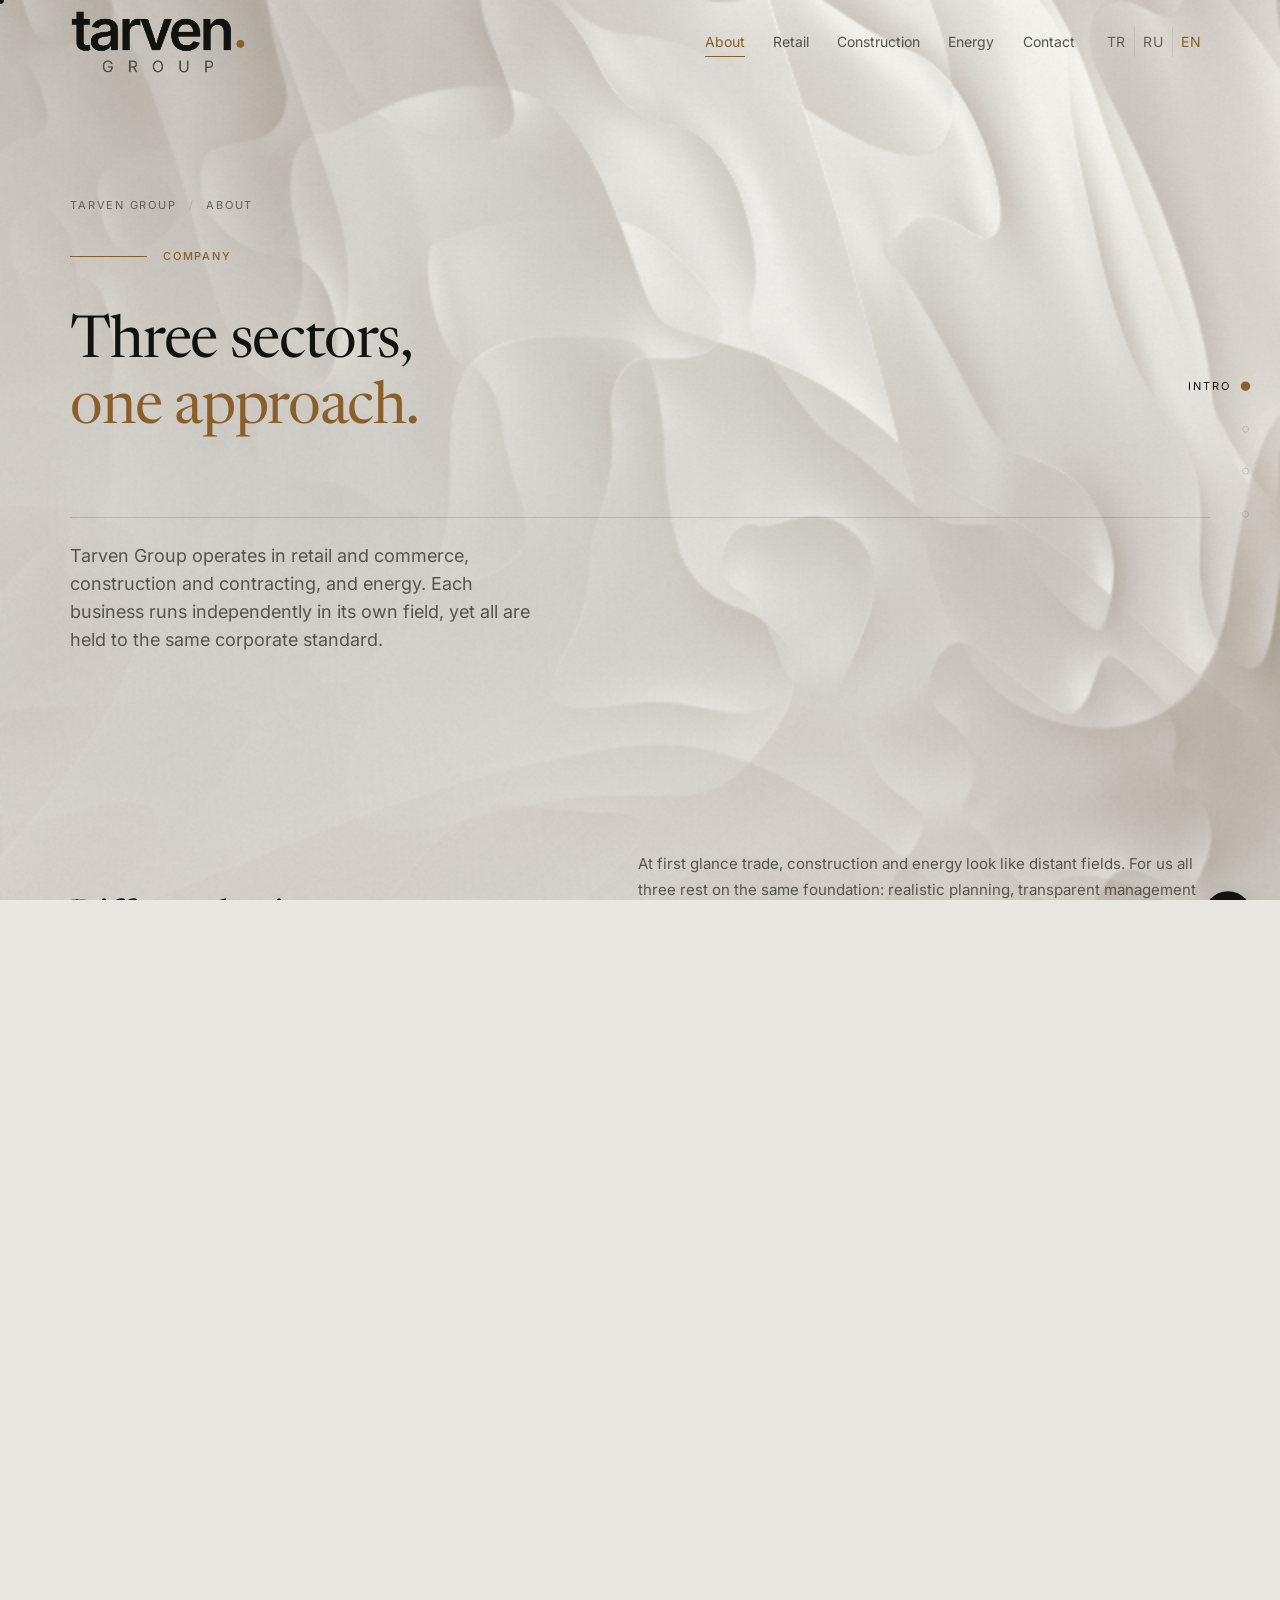
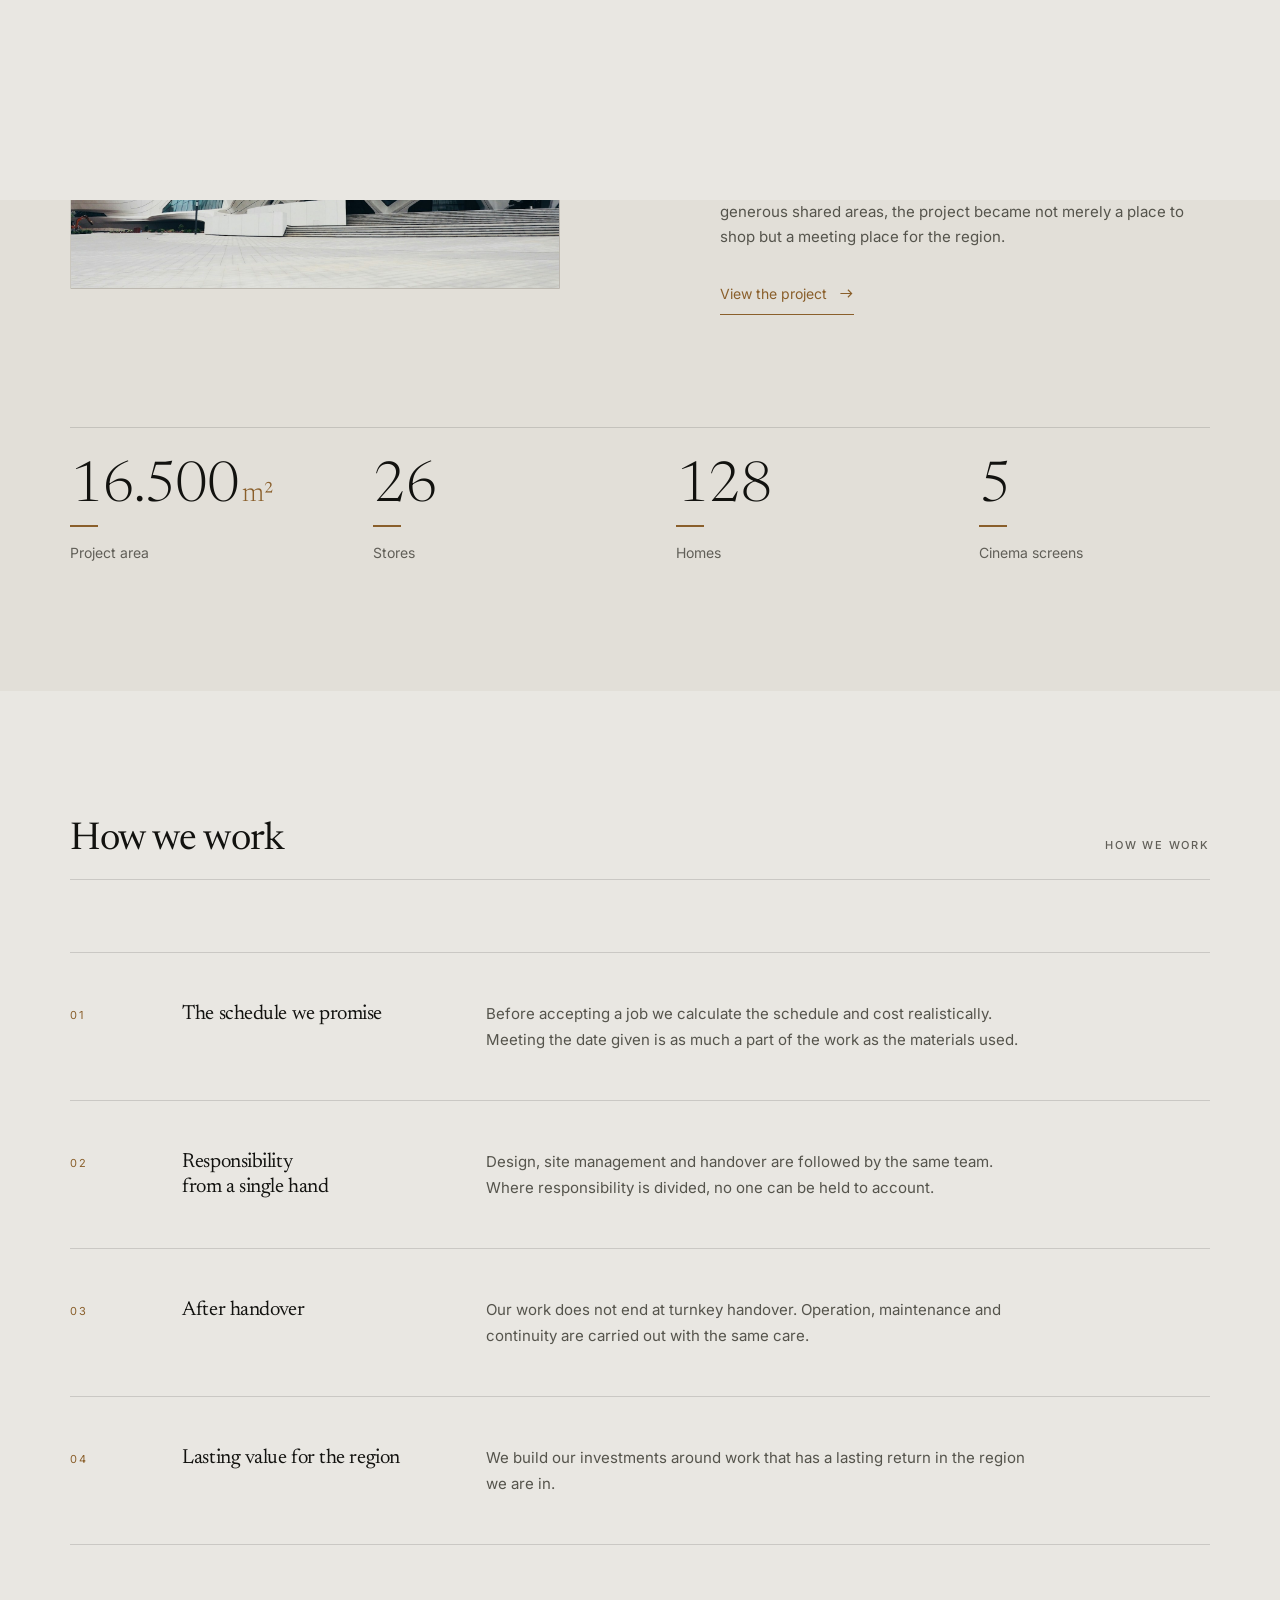
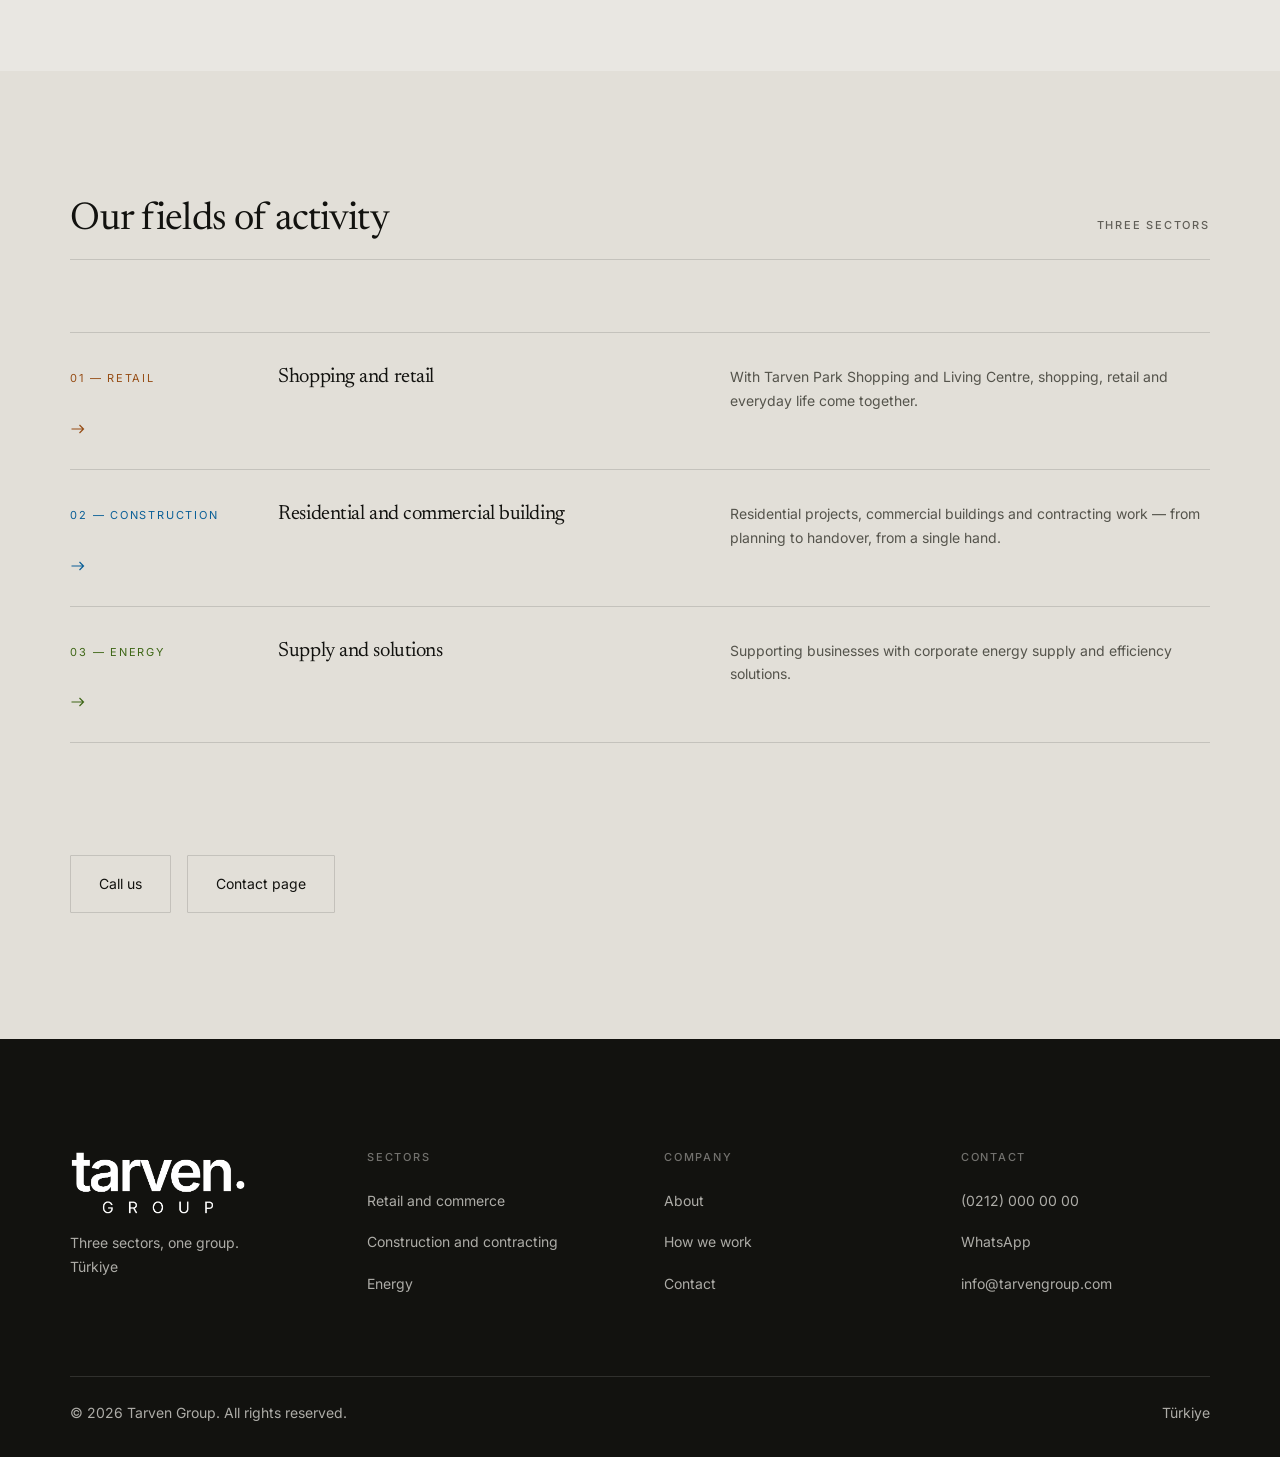
<file: hakkimizda.html>
<!doctype html>
<html lang="tr">
<head>
<meta charset="utf-8">
<meta name="viewport" content="width=device-width, initial-scale=1">
<title>Hakkımızda — Tarven Group</title>
<meta name="description" content="Tarven Group; market ve perakende, inşaat ve taahhüt, enerji alanlarında faaliyet gösteren bir gruptur. Amiral projesi Tarven Park Alışveriş ve Yaşam Merkezi 2020'de hizmete açıldı.">
<link rel="canonical" href="https://stillbenn.github.io/tarven-group/hakkimizda.html">

<meta property="og:type" content="website">
<meta property="og:site_name" content="Tarven Group">
<meta property="og:locale" content="tr_TR">
<meta property="og:title" content="Hakkımızda — Tarven Group">
<meta property="og:description" content="Üç sektör, tek çatı. Market, inşaat ve enerji alanlarında faaliyet gösteren bir grup.">
<meta property="og:url" content="https://stillbenn.github.io/tarven-group/hakkimizda.html">
<meta property="og:image" content="https://stillbenn.github.io/tarven-group/img/og-image.png">
<meta property="og:image:width" content="1200">
<meta property="og:image:height" content="630">
<meta name="twitter:card" content="summary_large_image">
<meta name="twitter:title" content="Hakkımızda — Tarven Group">
<meta name="twitter:description" content="Üç sektör, tek çatı. Market, inşaat ve enerji alanlarında faaliyet gösteren bir grup.">
<meta name="twitter:image" content="https://stillbenn.github.io/tarven-group/img/og-image.png">

<meta name="theme-color" content="#e9e7e2">
<link rel="icon" href="./img/favicon.svg" type="image/svg+xml">
<link rel="icon" href="./favicon.ico" sizes="32x32">
<link rel="apple-touch-icon" href="./img/apple-touch-icon.png">

<link rel="preload" href="./fonts/newsreader-latin.woff2" as="font" type="font/woff2" crossorigin>
<link rel="preload" href="./fonts/inter-latin.woff2" as="font" type="font/woff2" crossorigin>
<link rel="preload" href="./fonts/newsreader-latin-ext.woff2" as="font" type="font/woff2" crossorigin>
<link rel="preload" href="./fonts/inter-latin-ext.woff2" as="font" type="font/woff2" crossorigin>
<link rel="stylesheet" href="./css/tokens.css">
<link rel="stylesheet" href="./css/base.css">
<link rel="stylesheet" href="./css/site.css">

<script type="application/ld+json">
{
  "@context": "https://schema.org",
  "@type": "BreadcrumbList",
  "itemListElement": [
    { "@type": "ListItem", "position": 1, "name": "Ana sayfa", "item": "https://stillbenn.github.io/tarven-group/" },
    { "@type": "ListItem", "position": 2, "name": "Hakkımızda", "item": "https://stillbenn.github.io/tarven-group/hakkimizda.html" }
  ]
}
</script>
</head>

<body data-sector="group">
<a class="skip-link" href="#main">İçeriğe geç</a>

<div class="loader" role="status" aria-live="polite">
  <img decoding="async" class="loader__logo" src="./img/tarven-group.png" alt="Tarven Group" width="760" height="429">
  <div class="loader__bar"><span class="loader__fill"></span></div>
  <p class="loader__pct">000</p>
</div>

<div class="cursor" aria-hidden="true">
  <span class="cursor__dot"></span>
</div>

<div class="stage" aria-hidden="true"></div>

<header class="site-header">
  <div class="site-header__inner">
    <a class="brand" href="./index.html" aria-label="Tarven Group ana sayfa">
      <img decoding="async" class="brand__logo" src="./img/tarven-group.png" alt="Tarven Group" width="760" height="429">
    </a>
    <nav class="nav" aria-label="Ana menü">
      <a class="nav__link" href="./hakkimizda.html" aria-current="page">Hakkımızda</a>
      <a class="nav__link" href="./market.html">Market</a>
      <a class="nav__link" href="./insaat.html">İnşaat</a>
      <a class="nav__link" href="./enerji.html">Enerji</a>
      <a class="nav__link" href="./iletisim.html">İletişim</a>
    </nav>
    <button class="menu-toggle" type="button" aria-expanded="false" aria-controls="menu" aria-label="Menüyü aç">
      <span></span><span></span><span></span>
    </button>
  </div>
</header>

<nav class="menu" id="menu" aria-label="Mobil menü" aria-hidden="true">
  <a class="menu__link" href="./hakkimizda.html"><span>01</span>Hakkımızda</a>
  <a class="menu__link" href="./market.html"><span>02</span>Market</a>
  <a class="menu__link" href="./insaat.html"><span>03</span>İnşaat</a>
  <a class="menu__link" href="./enerji.html"><span>04</span>Enerji</a>
  <a class="menu__link" href="./iletisim.html"><span>05</span>İletişim</a>
  <div class="menu__foot">
    <a class="btn" data-cfg-href="phoneHref" href="tel:+902120000000">
      <span data-cfg="phoneDisplay">(0212) 000 00 00</span>
    </a>
  </div>
</nav>

<main id="main" class="page">

  <section class="hero page-hero" data-scene="intro">
    <div class="hero__inner">
      <nav class="breadcrumb" aria-label="Sayfa yolu">
        <ol>
          <li><a href="./index.html">Tarven Group</a></li>
          <li>Hakkımızda</li>
        </ol>
      </nav>

      <p class="hero__eyebrow t-label t-label--accent">Kurumsal</p>

      <h1 class="hero__title">
        <span class="split-line"><span>Üç sektör,</span></span>
        <span class="split-line"><span class="accent">bir anlayış.</span></span>
      </h1>

      <div class="hero__foot">
        <p class="t-lead hero__lead" data-reveal>
          Tarven Group; market ve perakende, inşaat ve taahhüt, enerji alanlarında
          faaliyet gösteren bir gruptur. Her iş kendi alanında bağımsız yürütülür;
          hepsi aynı kurumsal ölçütle denetlenir.
        </p>
      </div>
    </div>
  </section>

  <!-- ============ BİZ KİMİZ ============ -->
  <section class="section" data-scene="group">
    <div class="wrap">
      <div class="split split--narrow">
        <div>
          <p class="t-label" data-reveal>01 — Kimiz</p>
          <h2 class="t-h2" style="margin-top: var(--s-5)">
            <span class="split-line"><span>Farklı işler,</span></span>
            <span class="split-line"><span>tek bir yönetim</span></span>
          </h2>
        </div>
        <div class="stack-lg" data-reveal>
          <p>
            Ticaret, yapı ve enerji ilk bakışta birbirinden uzak alanlar gibi
            görünür. Bizim için üçü de aynı temele dayanır: gerçekçi planlama,
            şeffaf yönetim ve verilen sözü tutan bir organizasyon.
          </p>
          <p>
            Grup bünyesindeki her iş, kendi sektörünün gereklerine göre bağımsız
            yürütülür. Ancak takvim, maliyet ve kalite aynı merkezden aynı
            ölçütlerle denetlenir. Bir alanda edinilen tecrübe diğerine taşınır;
            bir projede kurulan tedarik ilişkisi bütün grubun kazancı olur.
          </p>
          <p>
            Yatırımlarımızı, bulunduğumuz bölgeye kalıcı değer katacak işler
            üzerine kuruyoruz. Bir yapının teslim edilmesiyle iş bitmiyor;
            işletmesi, bakımı ve sürekliliği de bizim sorumluluğumuz.
          </p>
        </div>
      </div>
    </div>
  </section>

  <!-- ============ AMİRAL PROJE ============
       Only verified figures — source: the company's own published material. -->
  <section class="section section--band">
    <div class="wrap">
      <div class="section-head">
        <h2 class="t-h2" data-reveal>Amiral projemiz</h2>
        <p class="t-label" data-reveal>2020 · Karma kullanım</p>
      </div>

      <div class="split">
        <a class="reveal-media flagship__media" href="./market.html" aria-label="Tarven Park'ı inceleyin">
          <img src="./img/gallery/market-02.jpg" alt="Tarven Group tarafından inşa edilen Tarven Park Alışveriş ve Yaşam Merkezi" width="1600" height="1000" loading="lazy" decoding="async">
        </a>
        <div class="stack-lg" data-reveal>
          <h3 class="t-h3">Tarven Park Alışveriş ve Yaşam Merkezi</h3>
          <p>
            <strong>2020 yılında</strong> hizmete açılan Tarven Park, bölgenin ilk
            ve tek alışveriş merkezi olarak planlandı. Alışveriş, eğlence ve konut
            tek bir projede bir araya getirildi; süreç planlamadan teslimata kadar
            grup bünyesinde yürütüldü.
          </p>
          <p>
            Gün ışığı alan açık hava konsepti, ulusal seçkin markaları ve geniş
            ortak alanlarıyla proje, yalnızca bir alışveriş noktası değil; bölge
            için bir buluşma alanı oldu.
          </p>
          <a class="link-arrow" href="./market.html">
            Projeyi inceleyin
            <svg viewBox="0 0 16 16" fill="none" stroke="currentColor" stroke-width="1.2" aria-hidden="true">
              <path d="M1.5 8h12M9.5 4l4 4-4 4"/>
            </svg>
          </a>
        </div>
      </div>

      <div class="stats" aria-label="Rakamlarla Tarven Park" style="margin-top: var(--s-9)">
        <div class="stat" data-reveal>
          <p class="stat__value"><span data-count="16500">0</span><span class="stat__suffix"> m²</span></p>
          <p class="stat__label">Proje alanı</p>
        </div>
        <div class="stat" data-reveal>
          <p class="stat__value"><span data-count="26">0</span></p>
          <p class="stat__label">Mağaza</p>
        </div>
        <div class="stat" data-reveal>
          <p class="stat__value"><span data-count="128">0</span></p>
          <p class="stat__label">Konut</p>
        </div>
        <div class="stat" data-reveal>
          <p class="stat__value"><span data-count="5">0</span></p>
          <p class="stat__label">Sinema salonu</p>
        </div>
      </div>
    </div>
  </section>

  <!-- ============ ÇALIŞMA İLKELERİ ============ -->
  <section class="section" data-scene="approach" id="ilkelerimiz">
    <div class="wrap">
      <div class="section-head">
        <h2 class="t-h2" data-reveal>Çalışma ilkelerimiz</h2>
        <p class="t-label" data-reveal>Nasıl çalışırız</p>
      </div>

      <div class="approach">
        <article class="approach__item" data-reveal>
          <p class="approach__no">01</p>
          <h3>Söz verilen takvim</h3>
          <p>
            Bir işi kabul etmeden önce takvimi ve maliyeti gerçekçi hesaplarız.
            Verilen tarihe uymak, kullanılan malzeme kadar işin parçasıdır.
          </p>
        </article>
        <article class="approach__item" data-reveal>
          <p class="approach__no">02</p>
          <h3>Tek elden sorumluluk</h3>
          <p>
            Projelendirme, saha yönetimi ve teslim aynı ekip tarafından takip
            edilir. Sorumluluğun bölündüğü yerde hesap sorulamaz.
          </p>
        </article>
        <article class="approach__item" data-reveal>
          <p class="approach__no">03</p>
          <h3>Teslimden sonrası</h3>
          <p>
            İşimiz anahtar teslimiyle bitmiyor. İşletme, bakım ve süreklilik de
            aynı özenle yürütülür.
          </p>
        </article>
        <article class="approach__item" data-reveal>
          <p class="approach__no">04</p>
          <h3>Bölgeye kalıcı değer</h3>
          <p>
            Yatırımlarımızı, bulunduğumuz bölgede kalıcı karşılığı olan işler
            üzerine kuruyoruz.
          </p>
        </article>
      </div>
    </div>
  </section>

  <!-- ============ SEKTÖRLER ============ -->
  <section class="section section--band" data-scene="close">
    <div class="wrap">
      <div class="section-head">
        <h2 class="t-h2" data-reveal>Faaliyet alanlarımız</h2>
        <p class="t-label" data-reveal>Üç sektör</p>
      </div>
      <div class="cross">
        <a class="cross__item" href="./market.html" style="--cross-accent: var(--c-market)" data-reveal>
          <span>01 — Market</span>
          <h3>Alışveriş ve perakende</h3>
          <p>Tarven Park Alışveriş ve Yaşam Merkezi ile alışveriş, market ve günlük yaşam bir arada.</p>
          <svg class="cross__arrow" viewBox="0 0 16 16" width="16" height="16" fill="none" stroke="currentColor" stroke-width="1.2" aria-hidden="true">
            <path d="M1.5 8h12M9.5 4l4 4-4 4"/>
          </svg>
        </a>
        <a class="cross__item" href="./insaat.html" style="--cross-accent: var(--c-insaat)" data-reveal>
          <span>02 — İnşaat</span>
          <h3>Konut ve ticari yapı</h3>
          <p>Konut projeleri, ticari yapılar ve taahhüt işleri; planlamadan teslime kadar tek elden.</p>
          <svg class="cross__arrow" viewBox="0 0 16 16" width="16" height="16" fill="none" stroke="currentColor" stroke-width="1.2" aria-hidden="true">
            <path d="M1.5 8h12M9.5 4l4 4-4 4"/>
          </svg>
        </a>
        <a class="cross__item" href="./enerji.html" style="--cross-accent: var(--c-petrol)" data-reveal>
          <span>03 — Enerji</span>
          <h3>Tedarik ve çözümler</h3>
          <p>Kurumsal enerji tedariki ve verimlilik çözümleriyle işletmelere destek.</p>
          <svg class="cross__arrow" viewBox="0 0 16 16" width="16" height="16" fill="none" stroke="currentColor" stroke-width="1.2" aria-hidden="true">
            <path d="M1.5 8h12M9.5 4l4 4-4 4"/>
          </svg>
        </a>
      </div>

      <div class="contact-actions" style="margin-top: var(--s-9)">
        <a class="btn" data-cfg-href="phoneHref" href="tel:+902120000000">Bizi arayın</a>
        <a class="btn" href="./iletisim.html">İletişim sayfası</a>
      </div>
    </div>
  </section>

</main>

<footer class="site-footer">
  <div class="wrap">
    <div class="site-footer__grid">
      <div>
        <a class="brand" href="./index.html">
          <img decoding="async" class="brand__logo" src="./img/tarven-group.png" alt="Tarven Group" width="760" height="429">
        </a>
        <p style="margin-top: var(--s-4)">
          Üç sektör, tek çatı.<br>
          <span data-cfg="country">Türkiye</span>
        </p>
      </div>
      <div>
        <h2>Sektörler</h2>
        <ul>
          <li><a href="./market.html">Market ve perakende</a></li>
          <li><a href="./insaat.html">İnşaat ve taahhüt</a></li>
          <li><a href="./enerji.html">Enerji</a></li>
        </ul>
      </div>
      <div>
        <h2>Kurumsal</h2>
        <ul>
          <li><a href="./hakkimizda.html">Hakkımızda</a></li>
          <li><a href="./hakkimizda.html#ilkelerimiz">Çalışma ilkelerimiz</a></li>
          <li><a href="./iletisim.html">İletişim</a></li>
        </ul>
      </div>
      <div>
        <h2>İletişim</h2>
        <ul>
          <li><a data-cfg-href="phoneHref" href="tel:+902120000000"><span data-cfg="phoneDisplay">(0212) 000 00 00</span></a></li>
          <li><a data-cfg-href="whatsappHref" href="https://wa.me/905000000000" rel="noopener">WhatsApp</a></li>
          <li><a data-cfg-href="emailHref" href="mailto:info@tarvengroup.com"><span data-cfg="emailDisplay">info@tarvengroup.com</span></a></li>
        </ul>
      </div>
    </div>
    <div class="site-footer__bar">
      <p>© <span id="year">2026</span> Tarven Group. Tüm hakları saklıdır.</p>
      <p>Türkiye</p>
    </div>
  </div>
</footer>

<a class="wa-float" data-cfg-href="whatsappHref" href="https://wa.me/905000000000" rel="noopener" aria-label="WhatsApp ile yazın">
  <svg viewBox="0 0 24 24" width="22" height="22" fill="currentColor" aria-hidden="true">
    <path d="M12.04 2C6.58 2 2.13 6.45 2.13 11.91c0 1.75.46 3.45 1.32 4.95L2 22l5.25-1.38a9.9 9.9 0 0 0 4.79 1.22h.01c5.46 0 9.91-4.45 9.91-9.91 0-2.65-1.03-5.14-2.9-7.01A9.82 9.82 0 0 0 12.04 2Zm0 18.15h-.01a8.2 8.2 0 0 1-4.19-1.15l-.3-.18-3.12.82.83-3.04-.2-.31a8.19 8.19 0 0 1-1.26-4.38c0-4.54 3.7-8.23 8.25-8.23 2.2 0 4.27.86 5.83 2.41a8.18 8.18 0 0 1 2.41 5.83c0 4.54-3.7 8.23-8.24 8.23Zm4.52-6.16c-.25-.12-1.47-.72-1.69-.81-.23-.08-.39-.12-.56.13-.16.25-.64.8-.79.97-.14.16-.29.18-.54.06-.25-.12-1.05-.39-1.99-1.23-.74-.66-1.23-1.47-1.38-1.72-.14-.25-.02-.38.11-.5.11-.11.25-.29.37-.43.12-.14.16-.25.25-.41.08-.16.04-.31-.02-.43-.06-.12-.56-1.34-.76-1.84-.2-.48-.4-.42-.56-.43h-.48c-.16 0-.43.06-.65.31-.23.25-.86.84-.86 2.05s.88 2.38 1 2.54c.12.16 1.73 2.64 4.19 3.7.59.25 1.04.4 1.4.52.59.19 1.12.16 1.54.1.47-.07 1.47-.6 1.67-1.18.21-.58.21-1.07.15-1.18-.06-.11-.23-.18-.48-.3Z"/>
  </svg>
</a>

<script src="./js/vendor/gsap.min.js" defer></script>
<script src="./js/vendor/ScrollTrigger.min.js" defer></script>
<script src="./js/vendor/lenis.min.js" defer></script>
<script type="module" src="./js/main.js"></script>
<script>document.getElementById("year").textContent = new Date().getFullYear();</script>
<script src="./js/i18n.js" defer></script>
</body>
</html>
</file>
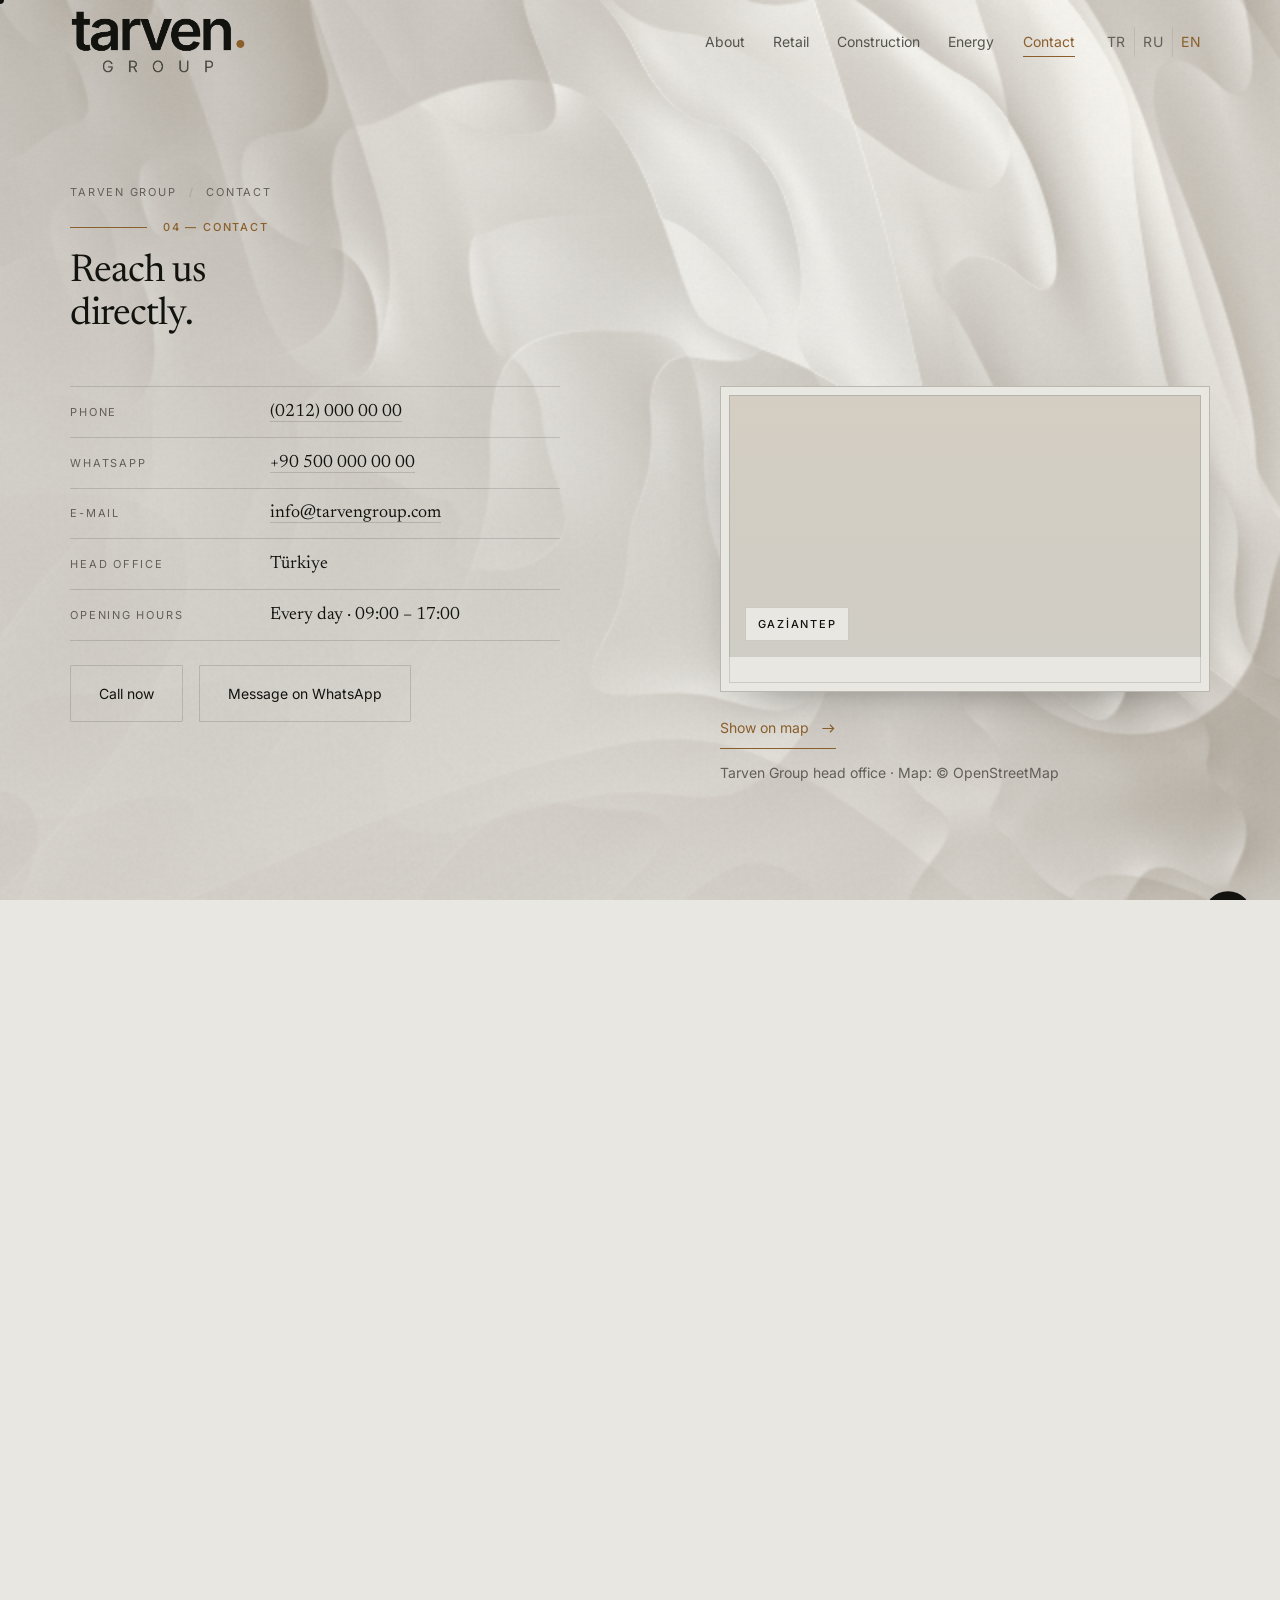
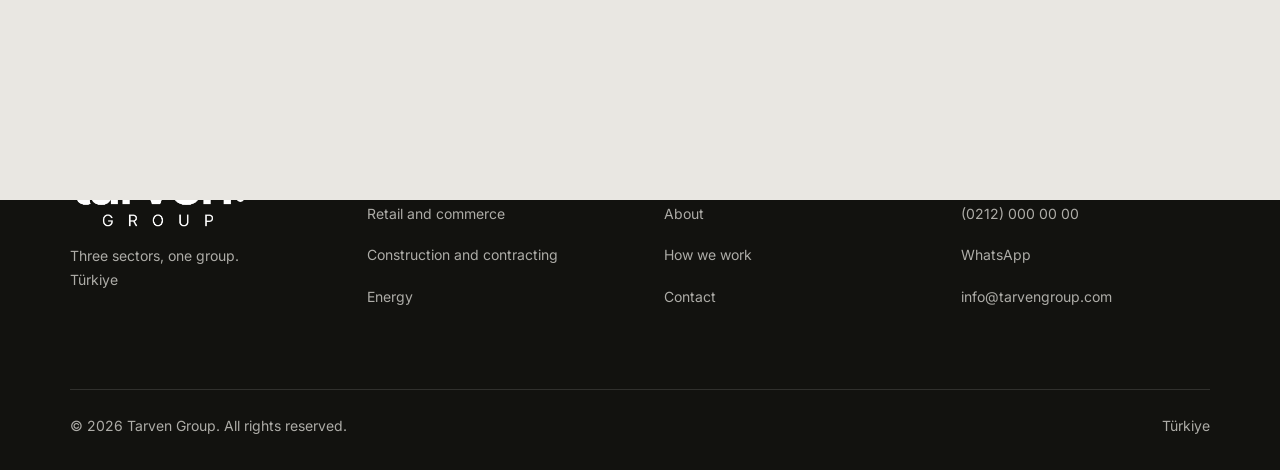
<file: iletisim.html>
<!doctype html>
<html lang="tr">
<head>
<meta charset="utf-8">
<meta name="viewport" content="width=device-width, initial-scale=1">
<title>İletişim — Tarven Group</title>
<meta name="description" content="Tarven Group ile iletişime geçin. Telefon, WhatsApp ve e-posta ile bize doğrudan ulaşabilirsiniz.">
<link rel="canonical" href="https://stillbenn.github.io/tarven-group/iletisim.html">

<meta property="og:type" content="website">
<meta property="og:site_name" content="Tarven Group">
<meta property="og:locale" content="tr_TR">
<meta property="og:title" content="İletişim — Tarven Group">
<meta property="og:description" content="Telefon, WhatsApp ve e-posta ile Tarven Group'a doğrudan ulaşın.">
<meta property="og:url" content="https://stillbenn.github.io/tarven-group/iletisim.html">
<meta property="og:image" content="https://stillbenn.github.io/tarven-group/img/og-image.png">
<meta property="og:image:width" content="1200">
<meta property="og:image:height" content="630">
<meta name="twitter:card" content="summary_large_image">
<meta name="twitter:title" content="İletişim — Tarven Group">
<meta name="twitter:description" content="Telefon, WhatsApp ve e-posta ile Tarven Group'a doğrudan ulaşın.">
<meta name="twitter:image" content="https://stillbenn.github.io/tarven-group/img/og-image.png">

<meta name="theme-color" content="#e9e7e2">
<link rel="icon" href="./img/favicon.svg" type="image/svg+xml">
<link rel="icon" href="./favicon.ico" sizes="32x32">
<link rel="apple-touch-icon" href="./img/apple-touch-icon.png">

<link rel="preload" href="./fonts/newsreader-latin.woff2" as="font" type="font/woff2" crossorigin>
<link rel="preload" href="./fonts/inter-latin.woff2" as="font" type="font/woff2" crossorigin>
<link rel="preload" href="./fonts/newsreader-latin-ext.woff2" as="font" type="font/woff2" crossorigin>
<link rel="preload" href="./fonts/inter-latin-ext.woff2" as="font" type="font/woff2" crossorigin>
<link rel="stylesheet" href="./css/tokens.css">
<link rel="stylesheet" href="./css/base.css">
<link rel="stylesheet" href="./css/site.css">

<script type="application/ld+json">
{
  "@context": "https://schema.org",
  "@type": "LocalBusiness",
  "name": "Tarven Group",
  "url": "https://stillbenn.github.io/tarven-group/iletisim.html",
  "image": "https://stillbenn.github.io/tarven-group/img/og-image.png",
  "telephone": "(0212) 000 00 00",
  "email": "info@tarvengroup.com",
  "address": {
    "@type": "PostalAddress",
    "addressCountry": "TR"
  },
  "areaServed": "TR"
}
</script>
</head>

<body data-sector="group">
<a class="skip-link" href="#main">İçeriğe geç</a>

<div class="loader" role="status" aria-live="polite">
  <img decoding="async" class="loader__logo" src="./img/tarven-group.png" alt="Tarven Group" width="760" height="429">
  <div class="loader__bar"><span class="loader__fill"></span></div>
  <p class="loader__pct">000</p>
</div>

<div class="cursor" aria-hidden="true">
  <span class="cursor__dot"></span>
</div>

<div class="stage" aria-hidden="true"></div>

<header class="site-header">
  <div class="site-header__inner">
    <a class="brand" href="./index.html" aria-label="Tarven Group ana sayfa">
      <img decoding="async" class="brand__logo" src="./img/tarven-group.png" alt="Tarven Group" width="760" height="429">
    </a>
    <nav class="nav" aria-label="Ana menü">
      <a class="nav__link" href="./hakkimizda.html">Hakkımızda</a>
      <a class="nav__link" href="./market.html">Market</a>
      <a class="nav__link" href="./insaat.html">İnşaat</a>
      <a class="nav__link" href="./enerji.html">Enerji</a>
      <a class="nav__link" href="./iletisim.html" aria-current="page">İletişim</a>
    </nav>
    <button class="menu-toggle" type="button" aria-expanded="false" aria-controls="menu" aria-label="Menüyü aç">
      <span></span><span></span><span></span>
    </button>
  </div>
</header>

<nav class="menu" id="menu" aria-label="Mobil menü" aria-hidden="true">
  <a class="menu__link" href="./hakkimizda.html"><span>01</span>Hakkımızda</a>
  <a class="menu__link" href="./market.html"><span>02</span>Market</a>
  <a class="menu__link" href="./insaat.html"><span>03</span>İnşaat</a>
  <a class="menu__link" href="./enerji.html"><span>04</span>Enerji</a>
  <a class="menu__link" href="./iletisim.html"><span>05</span>İletişim</a>
  <div class="menu__foot">
    <a class="btn" data-cfg-href="phoneHref" href="tel:+902120000000">
      <span data-cfg="phoneDisplay">(0212) 000 00 00</span>
    </a>
  </div>
</nav>

<main id="main" class="page">

  <!-- Title, details and map are ONE screen. Locking the wrapper to the
       viewport keeps the next section (which paints its own flat band) below
       the fold at every resolution; otherwise the taller the display, the more
       flat colour sat under the contact block and broke the carved ground. -->
  <div class="first-screen">
  <section class="hero page-hero hero--compact" data-scene="intro">
    <div class="hero__inner">
      <nav class="breadcrumb" aria-label="Sayfa yolu">
        <ol>
          <li><a href="./index.html">Tarven Group</a></li>
          <li>İletişim</li>
        </ol>
      </nav>

      <p class="hero__eyebrow t-label t-label--accent">04 — İletişim</p>

      <h1 class="hero__title">
        <span class="split-line"><span>Doğrudan</span></span>
        <span class="split-line"><span>ulaşın.</span></span>
      </h1>

    </div>
  </section>

  <!-- The contact details sit directly under the title: on a contact page the
       details ARE the content, so nothing should delay them. -->
  <section class="section section--tight section--contact" data-scene="group">
    <div class="wrap">
      <div class="split">
        <div data-reveal>
          <dl class="detail-list">
            <div>
              <dt>Telefon</dt>
              <dd>
                <a data-cfg-href="phoneHref" href="tel:+902120000000">
                  <span data-cfg="phoneDisplay">(0212) 000 00 00</span>
                </a>
              </dd>
            </div>
            <div>
              <dt>WhatsApp</dt>
              <dd>
                <a data-cfg-href="whatsappHref" href="https://wa.me/905000000000" rel="noopener">
                  <span data-cfg="whatsappDisplay">+90 500 000 00 00</span>
                </a>
              </dd>
            </div>
            <div>
              <dt>E-posta</dt>
              <dd>
                <a data-cfg-href="emailHref" href="mailto:info@tarvengroup.com">
                  <span data-cfg="emailDisplay">info@tarvengroup.com</span>
                </a>
              </dd>
            </div>
            <div>
              <dt>Merkez</dt>
              <dd><span data-cfg="country">Türkiye</span></dd>
            </div>
            <div>
              <dt>Çalışma saatleri</dt>
              <dd data-cfg="hours">Her gün · 09.00 – 17.00</dd>
            </div>
          </dl>

          <div class="contact-actions">
            <a class="btn" data-cfg-href="phoneHref" href="tel:+902120000000">Hemen arayın</a>
            <a class="btn btn--ghost" data-cfg-href="whatsappHref" href="https://wa.me/905000000000" rel="noopener">WhatsApp'tan yazın</a>
          </div>
        </div>

        <div data-reveal>
          <div class="map-frame">
            <!-- Invented head office, like the rest of this demo: a point in
                 central Izmir. Nothing here is a real address. -->
            <iframe
              title="Tarven Group merkez ofis konumu haritası"
              src="https://www.openstreetmap.org/export/embed.html?bbox=27.1308%2C38.4310%2C27.1548%2C38.4430&amp;layer=mapnik&amp;marker=38.4370%2C27.1428"
              loading="lazy"
              referrerpolicy="no-referrer-when-downgrade"></iframe>
          </div>
          <a class="link-arrow map-link" href="https://www.google.com/maps/search/?api=1&amp;query=38.4370%2C27.1428" target="_blank" rel="noopener">
            Haritada göster
            <svg viewBox="0 0 16 16" fill="none" stroke="currentColor" stroke-width="1.2" aria-hidden="true"><path d="M1.5 8h12M9.5 4l4 4-4 4"/></svg>
          </a>
          <p class="map-note">Tarven Group merkez ofis · Harita: © OpenStreetMap</p>
        </div>
      </div>
    </div>
  </section>
  </div><!-- /.first-screen -->

  <section class="section section--band" data-scene="close">
    <div class="wrap">
      <div class="section-head">
        <h2 class="t-h2" data-reveal>Hangi konuda görüşmek istiyorsunuz?</h2>
      </div>
      <div class="cross">
        <a class="cross__item" href="./market.html" style="--cross-accent: var(--c-market)" data-reveal>
          <span>01 — Market</span>
          <h3>Alışveriş ve perakende</h3>
          <p>Tarven Park Alışveriş ve Yaşam Merkezi hakkında bilgi ve talepler.</p>
          <svg class="cross__arrow" viewBox="0 0 16 16" width="16" height="16" fill="none" stroke="currentColor" stroke-width="1.2" aria-hidden="true">
            <path d="M1.5 8h12M9.5 4l4 4-4 4"/>
          </svg>
        </a>
        <a class="cross__item" href="./insaat.html" style="--cross-accent: var(--c-insaat)" data-reveal>
          <span>02 — İnşaat</span>
          <h3>Proje ve taahhüt</h3>
          <p>Yeni proje, referans listesi ve yüklenicilik görüşmeleri.</p>
          <svg class="cross__arrow" viewBox="0 0 16 16" width="16" height="16" fill="none" stroke="currentColor" stroke-width="1.2" aria-hidden="true">
            <path d="M1.5 8h12M9.5 4l4 4-4 4"/>
          </svg>
        </a>
        <a class="cross__item" href="./enerji.html" style="--cross-accent: var(--c-petrol)" data-reveal>
          <span>03 — Enerji</span>
          <h3>Enerji tedariki</h3>
          <p>Kurumsal tedarik programı ve teklif talepleri.</p>
          <svg class="cross__arrow" viewBox="0 0 16 16" width="16" height="16" fill="none" stroke="currentColor" stroke-width="1.2" aria-hidden="true">
            <path d="M1.5 8h12M9.5 4l4 4-4 4"/>
          </svg>
        </a>
      </div>
    </div>
  </section>

</main>

<footer class="site-footer">
  <div class="wrap">
    <div class="site-footer__grid">
      <div>
        <a class="brand" href="./index.html">
          <img decoding="async" class="brand__logo" src="./img/tarven-group.png" alt="Tarven Group" width="760" height="429">
        </a>
        <p style="margin-top: var(--s-4)">
          Üç sektör, tek çatı.<br>
          <span data-cfg="country">Türkiye</span>
        </p>
      </div>
      <div>
        <h2>Sektörler</h2>
        <ul>
          <li><a href="./market.html">Market ve perakende</a></li>
          <li><a href="./insaat.html">İnşaat ve taahhüt</a></li>
          <li><a href="./enerji.html">Enerji</a></li>
        </ul>
      </div>
      <div>
        <h2>Kurumsal</h2>
        <ul>
          <li><a href="./hakkimizda.html">Hakkımızda</a></li>
          <li><a href="./hakkimizda.html#ilkelerimiz">Çalışma ilkelerimiz</a></li>
          <li><a href="./iletisim.html">İletişim</a></li>
        </ul>
      </div>
      <div>
        <h2>İletişim</h2>
        <ul>
          <li><a data-cfg-href="phoneHref" href="tel:+902120000000"><span data-cfg="phoneDisplay">(0212) 000 00 00</span></a></li>
          <li><a data-cfg-href="whatsappHref" href="https://wa.me/905000000000" rel="noopener">WhatsApp</a></li>
          <li><a data-cfg-href="emailHref" href="mailto:info@tarvengroup.com"><span data-cfg="emailDisplay">info@tarvengroup.com</span></a></li>
        </ul>
      </div>
    </div>
    <div class="site-footer__bar">
      <p>© <span id="year">2026</span> Tarven Group. Tüm hakları saklıdır.</p>
      <p>Türkiye</p>
    </div>
  </div>
</footer>

<a class="wa-float" data-cfg-href="whatsappHref" href="https://wa.me/905000000000" rel="noopener" aria-label="WhatsApp ile yazın">
  <svg viewBox="0 0 24 24" fill="currentColor" aria-hidden="true">
    <path d="M12 2a10 10 0 00-8.6 15L2 22l5.2-1.4A10 10 0 1012 2zm5.6 14.2c-.2.6-1.2 1.2-1.7 1.2-.4 0-1 .1-3.2-.8-2.7-1.1-4.4-3.9-4.5-4-.1-.2-1-1.4-1-2.6 0-1.3.7-1.9.9-2.1.2-.3.5-.3.7-.3h.5c.2 0 .4 0 .6.5l.8 2c.1.2.1.4 0 .5l-.3.5-.4.4c-.1.1-.3.3-.1.6.2.3.7 1.2 1.6 2 1.1.9 1.9 1.2 2.2 1.3.2.1.4.1.6-.1l.8-1c.2-.2.3-.2.6-.1l2 .9c.2.1.4.2.4.3.1.2.1.8-.1 1.4z"/>
  </svg>
</a>

<script src="./js/vendor/gsap.min.js" defer></script>
<script src="./js/vendor/ScrollTrigger.min.js" defer></script>
<script src="./js/vendor/lenis.min.js" defer></script>
<script type="module" src="./js/main.js"></script>
<script>document.getElementById("year").textContent = new Date().getFullYear();</script>
<script src="./js/i18n.js" defer></script>
</body>
</html>
</file>
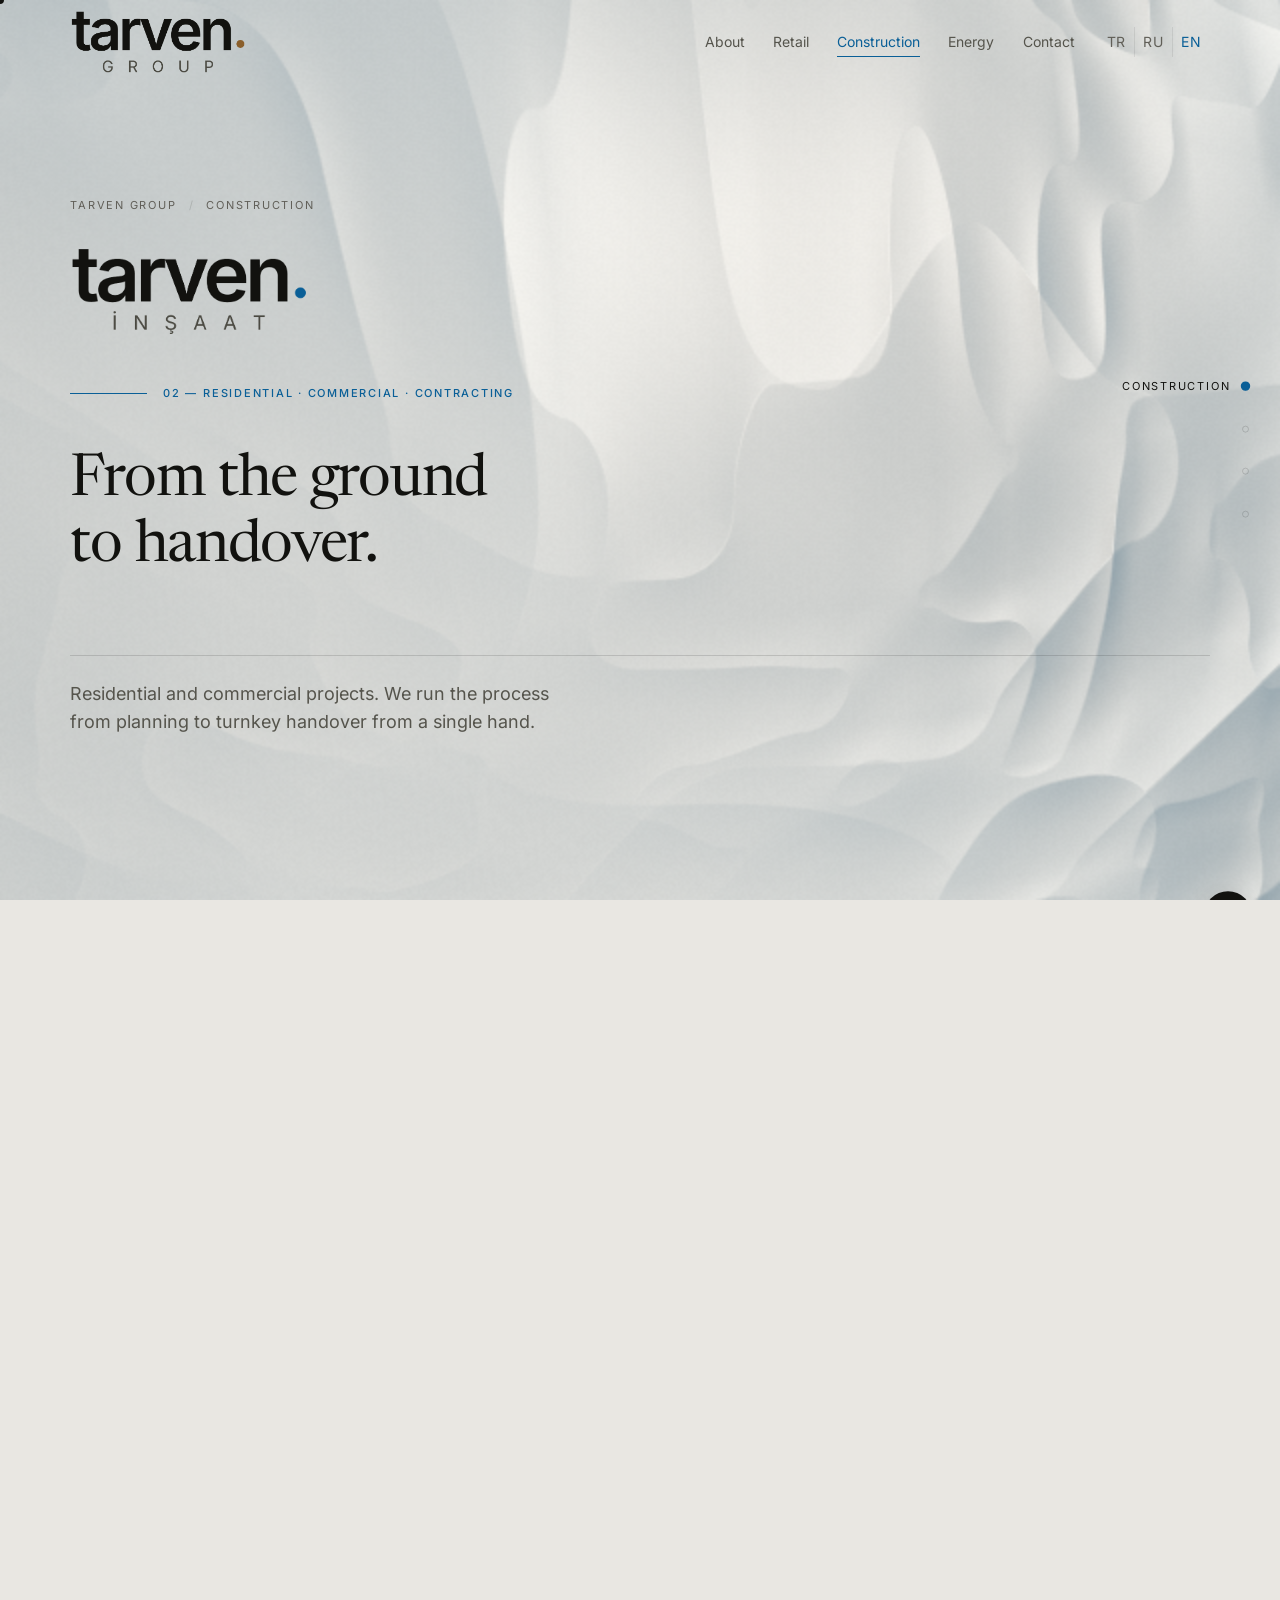
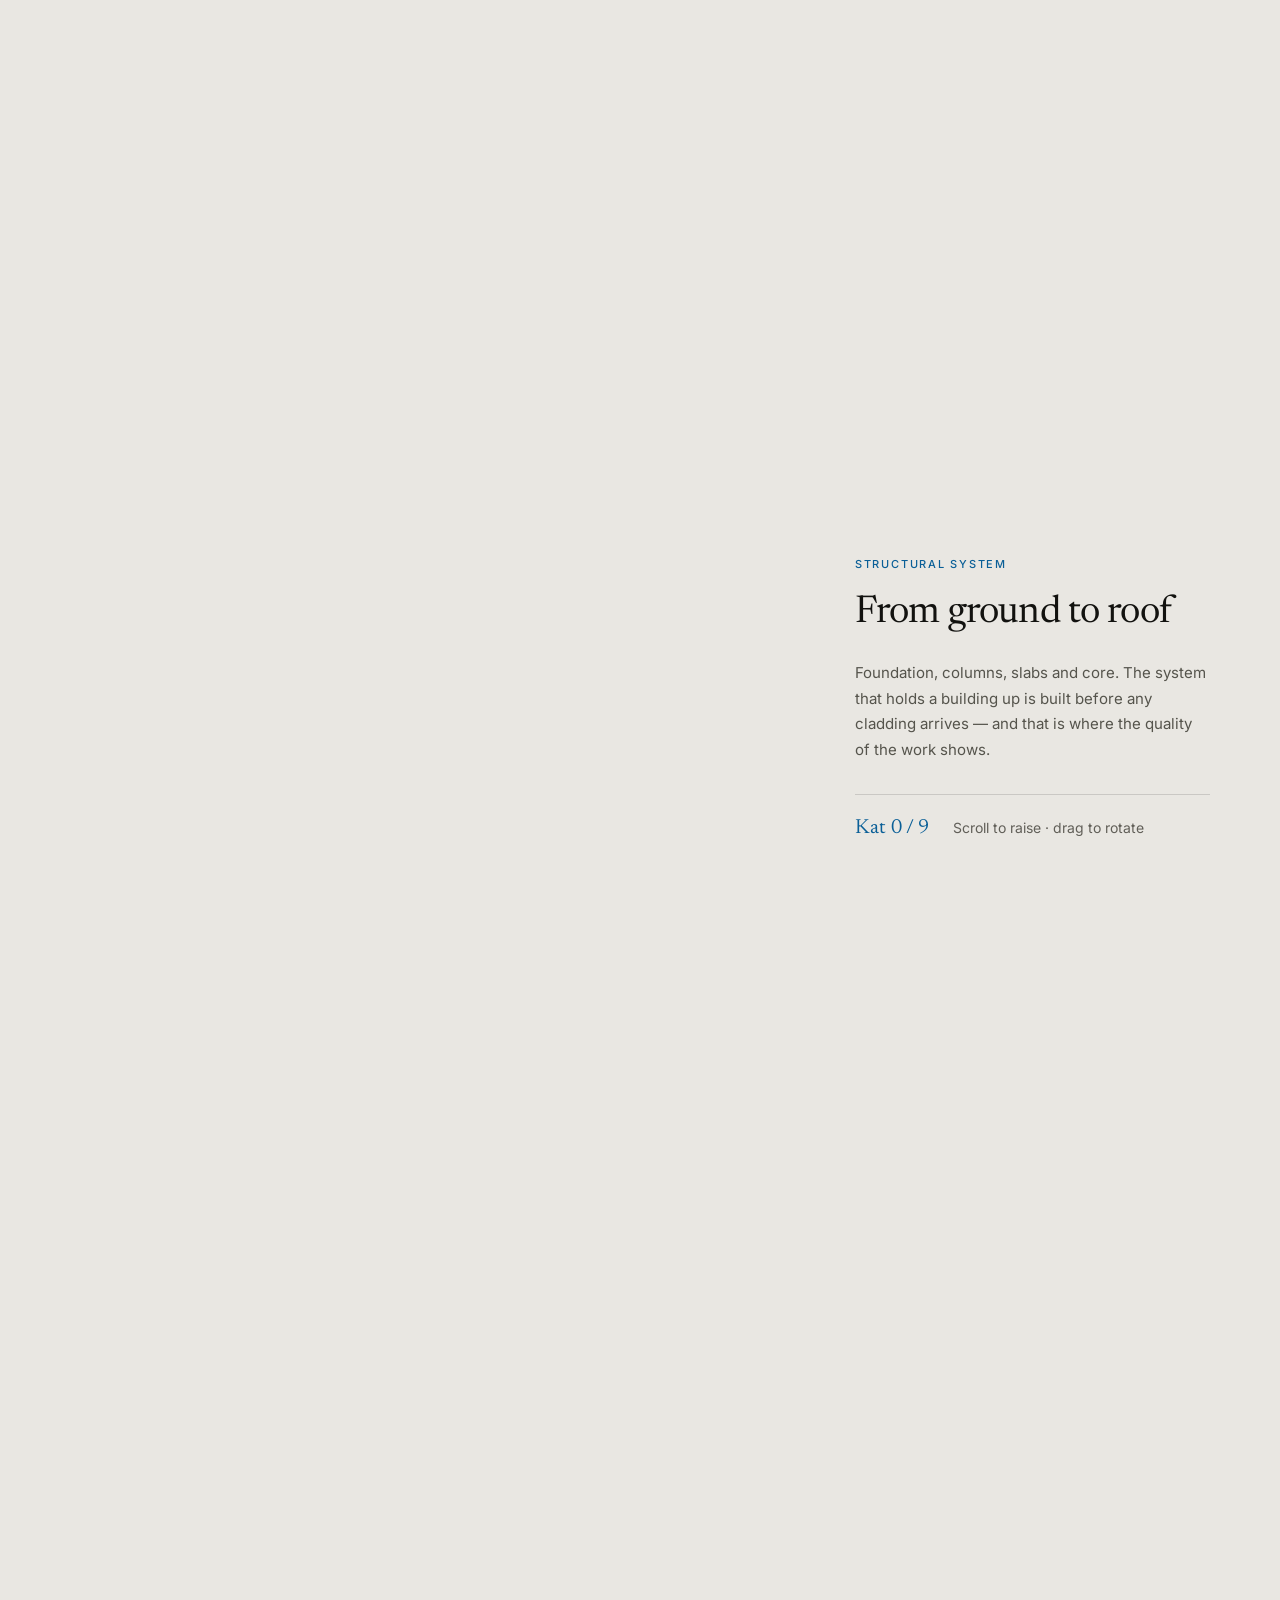
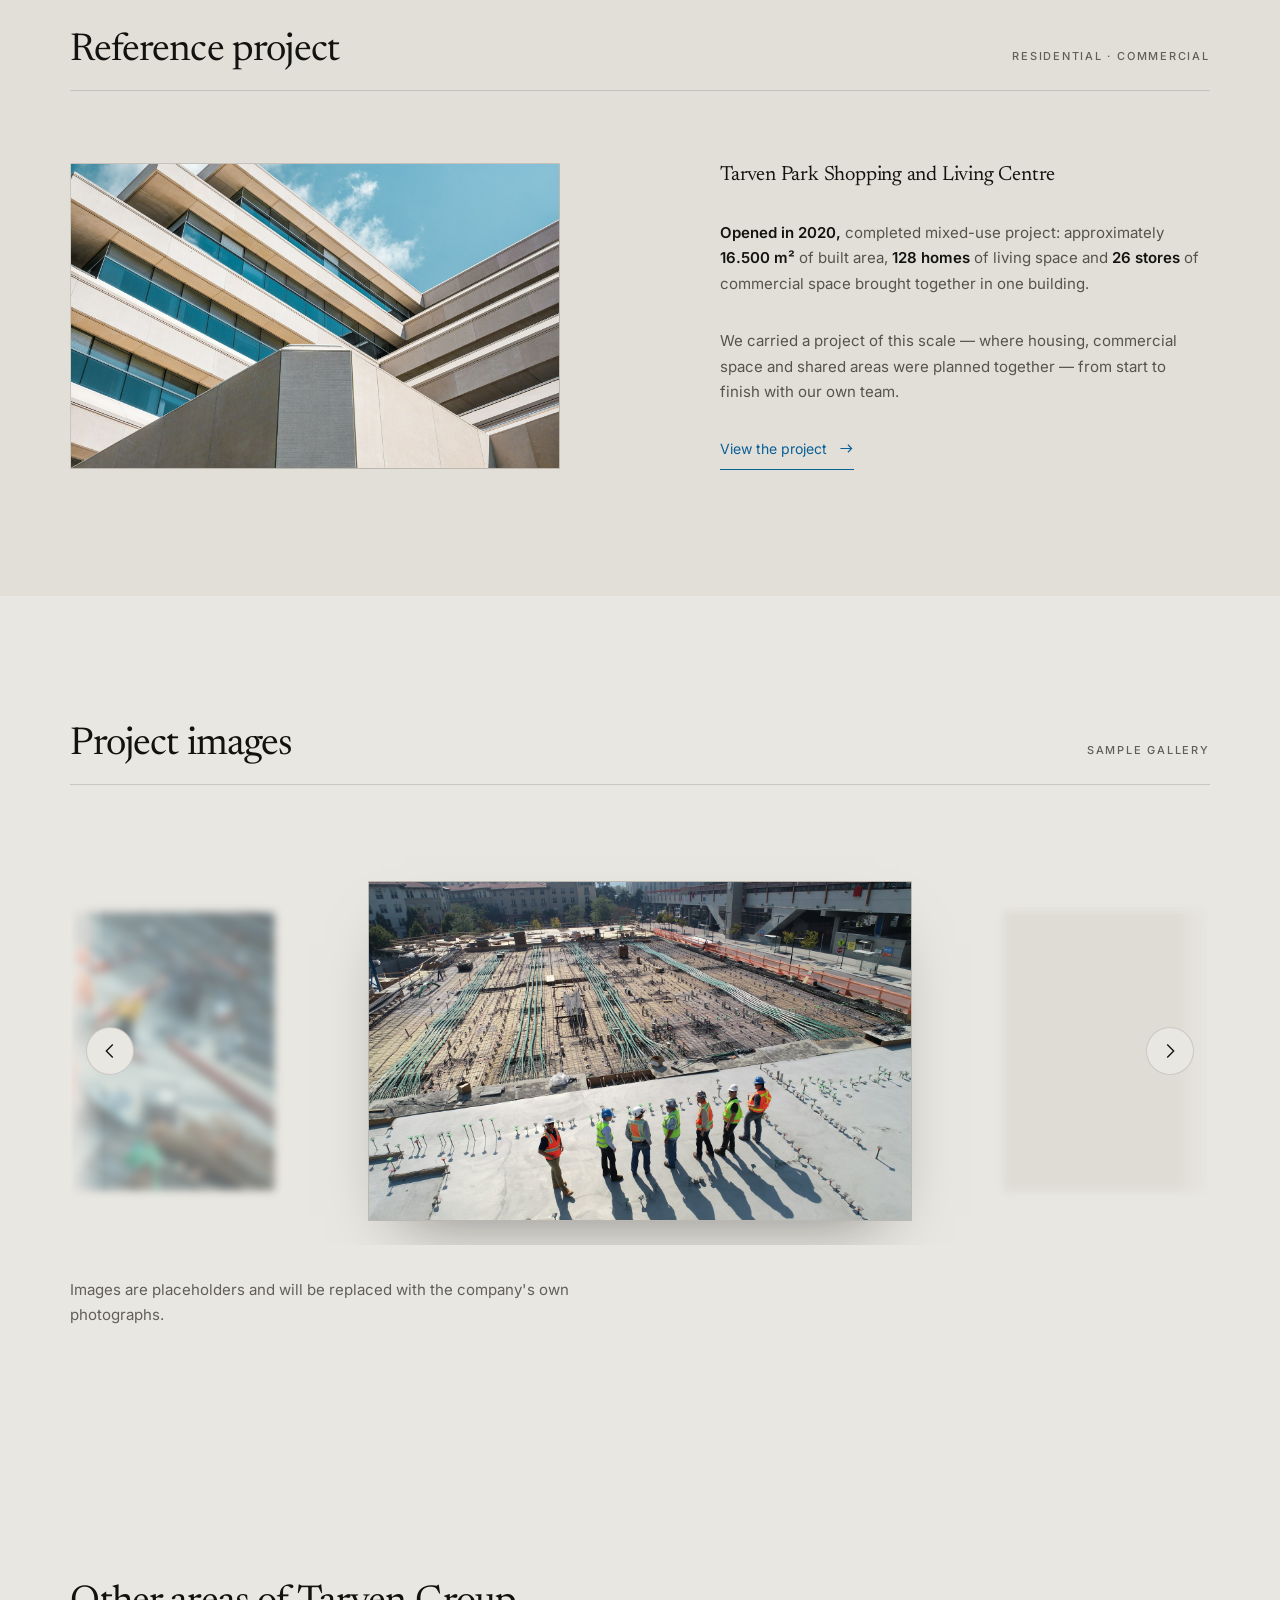
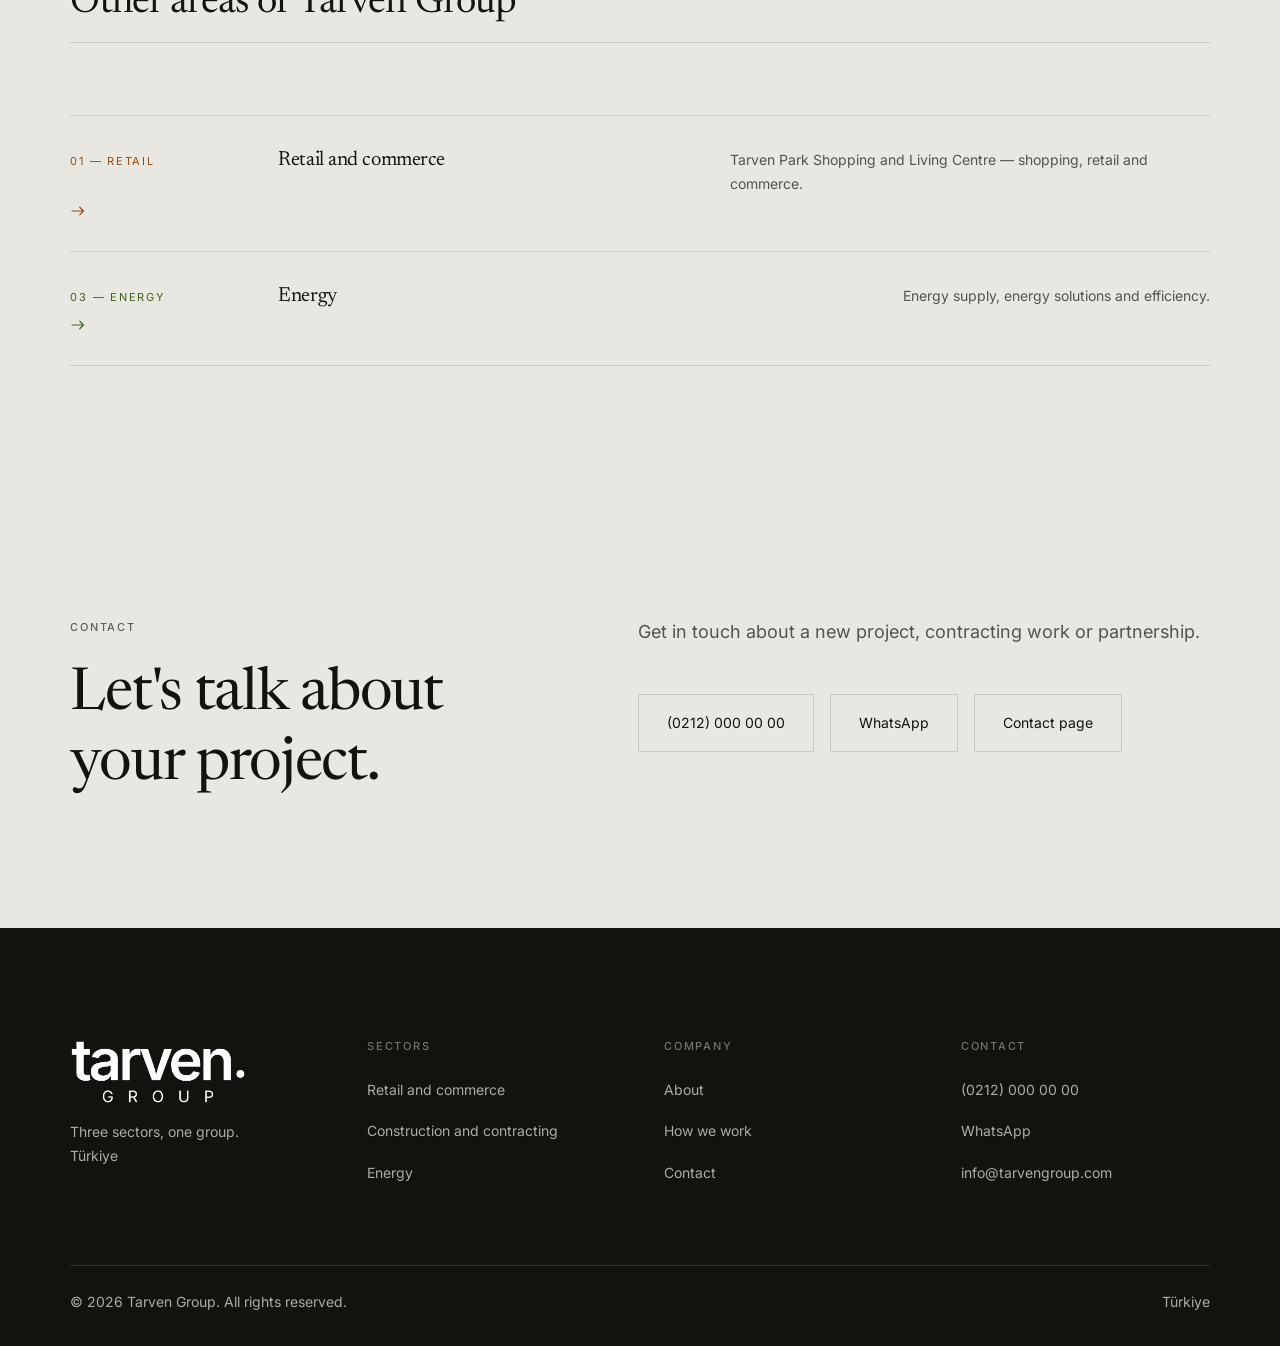
<file: insaat.html>
<!doctype html>
<html lang="tr">
<head>
<meta charset="utf-8">
<meta name="viewport" content="width=device-width, initial-scale=1">
<title>İnşaat ve Taahhüt — Tarven Group</title>
<meta name="description" content="Tarven Group inşaat bölümü; konut ve ticari yapı projeleri, taahhüt işleri ve proje yönetimi hizmetleriyle faaliyet gösterir.">
<link rel="canonical" href="https://stillbenn.github.io/tarven-group/insaat.html">

<meta property="og:type" content="website">
<meta property="og:site_name" content="Tarven Group">
<meta property="og:locale" content="tr_TR">
<meta property="og:title" content="İnşaat ve Taahhüt — Tarven Group">
<meta property="og:description" content="Konut ve ticari yapı projeleri, taahhüt işleri ve proje yönetimi.">
<meta property="og:url" content="https://stillbenn.github.io/tarven-group/insaat.html">
<meta property="og:image" content="https://stillbenn.github.io/tarven-group/img/og-insaat.png">
<meta property="og:image:width" content="1200">
<meta property="og:image:height" content="630">
<meta name="twitter:card" content="summary_large_image">
<meta name="twitter:title" content="İnşaat ve Taahhüt — Tarven Group">
<meta name="twitter:description" content="Konut ve ticari yapı projeleri, taahhüt işleri ve proje yönetimi.">
<meta name="twitter:image" content="https://stillbenn.github.io/tarven-group/img/og-insaat.png">

<meta name="theme-color" content="#0a5f97">
<link rel="icon" href="./img/favicon.svg" type="image/svg+xml">
<link rel="icon" href="./favicon.ico" sizes="32x32">
<link rel="apple-touch-icon" href="./img/apple-touch-icon.png">

<link rel="preload" href="./fonts/newsreader-latin.woff2" as="font" type="font/woff2" crossorigin>
<link rel="preload" href="./fonts/inter-latin.woff2" as="font" type="font/woff2" crossorigin>
<link rel="preload" href="./fonts/newsreader-latin-ext.woff2" as="font" type="font/woff2" crossorigin>
<link rel="preload" href="./fonts/inter-latin-ext.woff2" as="font" type="font/woff2" crossorigin>
<link rel="stylesheet" href="./css/tokens.css">
<link rel="stylesheet" href="./css/base.css">
<link rel="stylesheet" href="./css/site.css">

<script type="application/ld+json">
{
  "@context": "https://schema.org",
  "@type": "BreadcrumbList",
  "itemListElement": [
    { "@type": "ListItem", "position": 1, "name": "Ana sayfa", "item": "https://stillbenn.github.io/tarven-group/" },
    { "@type": "ListItem", "position": 2, "name": "İnşaat ve taahhüt", "item": "https://stillbenn.github.io/tarven-group/insaat.html" }
  ]
}
</script>
</head>

<body data-sector="insaat">
<a class="skip-link" href="#main">İçeriğe geç</a>

<div class="loader" role="status" aria-live="polite">
  <img decoding="async" class="loader__logo" src="./img/tarven-group.png" alt="Tarven Group" width="760" height="429">
  <div class="loader__bar"><span class="loader__fill"></span></div>
  <p class="loader__pct">000</p>
</div>

<div class="cursor" aria-hidden="true">
  <span class="cursor__dot"></span>
</div>

<div class="stage" aria-hidden="true"></div>

<header class="site-header">
  <div class="site-header__inner">
    <a class="brand" href="./index.html" aria-label="Tarven Group ana sayfa">
      <img decoding="async" class="brand__logo" src="./img/tarven-group.png" alt="Tarven Group" width="760" height="429">
    </a>
    <nav class="nav" aria-label="Ana menü">
      <a class="nav__link" href="./hakkimizda.html">Hakkımızda</a>
      <a class="nav__link" href="./market.html">Market</a>
      <a class="nav__link" href="./insaat.html" aria-current="page">İnşaat</a>
      <a class="nav__link" href="./enerji.html">Enerji</a>
      <a class="nav__link" href="./iletisim.html">İletişim</a>
    </nav>
    <button class="menu-toggle" type="button" aria-expanded="false" aria-controls="menu" aria-label="Menüyü aç">
      <span></span><span></span><span></span>
    </button>
  </div>
</header>

<nav class="menu" id="menu" aria-label="Mobil menü" aria-hidden="true">
  <a class="menu__link" href="./hakkimizda.html"><span>01</span>Hakkımızda</a>
  <a class="menu__link" href="./market.html"><span>02</span>Market</a>
  <a class="menu__link" href="./insaat.html"><span>03</span>İnşaat</a>
  <a class="menu__link" href="./enerji.html"><span>04</span>Enerji</a>
  <a class="menu__link" href="./iletisim.html"><span>05</span>İletişim</a>
  <div class="menu__foot">
    <a class="btn" data-cfg-href="phoneHref" href="tel:+902120000000">
      <span data-cfg="phoneDisplay">(0212) 000 00 00</span>
    </a>
  </div>
</nav>

<main id="main" class="page">

  <section class="hero page-hero" data-scene="insaat">
    <div class="hero__inner">
      <nav class="breadcrumb" aria-label="Sayfa yolu">
        <ol>
          <li><a href="./index.html">Tarven Group</a></li>
          <li>İnşaat</li>
        </ol>
      </nav>

      <img decoding="async" fetchpriority="high" class="page-hero__logo" src="./img/tarven-insaat.png" alt="Tarven İnşaat" width="760" height="473">
      <p class="hero__eyebrow t-label t-label--accent">02 — Konut · ticari · taahhüt</p>

      <h1 class="hero__title">
        <span class="split-line"><span>Zeminden</span></span>
        <span class="split-line"><span>teslime.</span></span>
      </h1>

      <div class="hero__foot">
        <p class="t-lead hero__lead" data-reveal>
          Konut ve ticari yapı projeleri. Planlamadan anahtar teslimine kadar
          süreci tek elden yürütüyoruz.
        </p>
      </div>
    </div>
  </section>

  <section class="section" data-scene="group">
    <div class="wrap">
      <div class="split split--narrow">
        <div>
          <p class="t-label" data-reveal>Ne yapıyoruz</p>
          <h2 class="t-h2" data-reveal style="margin-top: var(--s-5)">
            Takvim de bir taahhüttür
          </h2>
        </div>
        <div class="stack-lg" data-reveal>
          <p>
            İnşaat bölümümüz konut ve ticari yapı projeleri geliştirir; ayrıca
            üçüncü taraflar için taahhüt işleri üstlenir. Projelendirme, ruhsat
            süreçleri, saha yönetimi ve teslim aynı ekip tarafından takip edilir.
          </p>
          <p>
            Bir işi kabul etmeden önce takvimi ve maliyeti gerçekçi biçimde
            hesaplarız. Verdiğimiz tarihe uymak, kullandığımız malzeme kadar
            işin bir parçasıdır.
          </p>
        </div>
      </div>

      <div class="approach" style="margin-top: var(--s-9)">
        <article class="approach__item" data-reveal>
          <p class="approach__no">01</p>
          <h3>Konut projeleri</h3>
          <p>Planlama, uygulama ve teslim süreçlerinin tamamı kendi ekibimizle.</p>
        </article>
        <article class="approach__item" data-reveal>
          <p class="approach__no">02</p>
          <h3>Ticari yapılar</h3>
          <p>İş yeri, depo ve ticari alan yapıları için uçtan uca çözüm.</p>
        </article>
        <article class="approach__item" data-reveal>
          <p class="approach__no">03</p>
          <h3>Taahhüt işleri</h3>
          <p>Üçüncü taraf projelerde sözleşmeli yüklenicilik.</p>
        </article>
        <article class="approach__item" data-reveal>
          <p class="approach__no">04</p>
          <h3>Proje yönetimi</h3>
          <p>Takvim, maliyet ve kalite kontrolünün tek merkezden takibi.</p>
        </article>
      </div>
    </div>
  </section>

  <!-- ============ YAPI SİSTEMİ (3B) ============
       A procedural concrete frame, modelled in Blender and raised storey by
       storey as the reader scrolls. Progressive enhancement: without WebGL or
       with reduced motion the section keeps its text and drops the canvas. -->
  <section class="frame" id="yapi" aria-labelledby="frame-title">
    <div class="frame__stage">
      <div class="frame__canvas-wrap" aria-hidden="true">
        <canvas class="frame__canvas"></canvas>
      </div>

      <div class="frame__copy">
        <p class="t-label t-label--accent">Yapı sistemi</p>
        <h2 class="t-h2" id="frame-title" style="margin-top: var(--s-4)">
          Zeminden çatıya
        </h2>
        <p style="margin-top: var(--s-5); max-width: 30rem">
          Temel, kolonlar, döşemeler ve çekirdek. Bir yapıyı ayakta tutan
          sistem, kaplama gelmeden önce kurulur — ve işin kalitesi burada
          belli olur.
        </p>
        <p class="frame__meta">
          <!-- Must match the storey count in building.py (FLOORS); the 3D
               layer overwrites it once loaded, so a stale number here shows
               for a moment on every page load. -->
          <span class="frame__counter" aria-live="off">Kat 0 / 9</span>
          <span class="frame__hint">Kaydırarak yükseltin · sürükleyerek çevirin</span>
        </p>
      </div>
    </div>
  </section>

  <section class="section section--band" data-scene="approach">
    <div class="wrap">
      <div class="section-head">
        <h2 class="t-h2" data-reveal>Referans proje</h2>
        <p class="t-label" data-reveal>Konut · ticari</p>
      </div>

      <div class="split">
        <a class="reveal-media flagship__media" href="./market.html" aria-label="Tarven Park projesini inceleyin">
          <img src="./img/gallery/market-07.jpg" alt="Tarven Group tarafından inşa edilen Tarven Park Alışveriş ve Yaşam Merkezi" width="1600" height="1000" loading="lazy" decoding="async">
        </a>
        <div class="stack-lg" data-reveal>
          <h3 class="t-h3">Tarven Park Alışveriş ve Yaşam Merkezi</h3>
          <p>
            <strong>2020 yılında</strong> tamamlanan karma kullanımlı projemiz:
            yaklaşık <strong>16.500 m²</strong> yapı alanı,
            <strong>128 konutluk</strong> yaşam alanı ve
            <strong>26 mağazalık</strong> ticari alan aynı yapıda bir araya
            getirildi.
          </p>
          <p>
            Konut, ticari yapı ve ortak alanların birlikte planlandığı bu ölçekte
            bir projeyi baştan sona kendi ekibimizle yürüttük.
          </p>
          <a class="link-arrow" href="./market.html">
            Projeyi inceleyin
            <svg viewBox="0 0 16 16" fill="none" stroke="currentColor" stroke-width="1.2" aria-hidden="true">
              <path d="M1.5 8h12M9.5 4l4 4-4 4"/>
            </svg>
          </a>
        </div>
      </div>
    </div>
  </section>

  <section class="section">
    <div class="wrap">
      <div class="section-head">
        <h2 class="t-h2" data-reveal>Proje görselleri</h2>
        <p class="t-label" data-reveal>Örnek galeri</p>
      </div>
      <div class="carousel" data-carousel></div>
      <p class="t-small" style="color: var(--c-ink-faint); margin-top: var(--s-6)">
        Görseller örnek amaçlıdır; firmanın kendi fotoğraflarıyla değiştirilecektir.
      </p>
    </div>
  </section>

  <section class="section">
    <div class="wrap">
      <div class="section-head">
        <h2 class="t-h2" data-reveal>Tarven Group'un diğer alanları</h2>
      </div>
      <div class="cross">
        <a class="cross__item" href="./market.html" style="--cross-accent: var(--c-market)" data-reveal>
          <span>01 — Market</span>
          <h3>Market ve perakende</h3>
          <p>Tarven Park Alışveriş ve Yaşam Merkezi — alışveriş, market ve perakende.</p>
          <svg class="cross__arrow" viewBox="0 0 16 16" width="16" height="16" fill="none" stroke="currentColor" stroke-width="1.2" aria-hidden="true">
            <path d="M1.5 8h12M9.5 4l4 4-4 4"/>
          </svg>
        </a>
        <a class="cross__item" href="./enerji.html" style="--cross-accent: var(--c-petrol)" data-reveal>
          <span>03 — Enerji</span>
          <h3>Enerji</h3>
          <p>Enerji tedariki, enerji çözümleri ve verimlilik.</p>
          <svg class="cross__arrow" viewBox="0 0 16 16" width="16" height="16" fill="none" stroke="currentColor" stroke-width="1.2" aria-hidden="true">
            <path d="M1.5 8h12M9.5 4l4 4-4 4"/>
          </svg>
        </a>
      </div>
    </div>
  </section>

  <section class="section" data-scene="close">
    <div class="wrap">
      <div class="split split--narrow">
        <div>
          <p class="t-label" data-reveal>İletişim</p>
          <h2 class="contact-band__title" data-reveal style="margin-top: var(--s-5)">
            Projenizi konuşalım.
          </h2>
        </div>
        <div data-reveal>
          <p class="t-lead">Yeni proje, taahhüt işi veya iş birliği için bize ulaşın.</p>
          <div class="contact-actions">
            <a class="btn" data-cfg-href="phoneHref" href="tel:+902120000000">
              <span data-cfg="phoneDisplay">(0212) 000 00 00</span>
            </a>
            <a class="btn btn--ghost" data-cfg-href="whatsappHref" href="https://wa.me/905000000000" rel="noopener">WhatsApp</a>
            <a class="btn btn--ghost" href="./iletisim.html">İletişim sayfası</a>
          </div>
        </div>
      </div>
    </div>
  </section>

</main>

<footer class="site-footer">
  <div class="wrap">
    <div class="site-footer__grid">
      <div>
        <a class="brand" href="./index.html">
          <img decoding="async" class="brand__logo" src="./img/tarven-group.png" alt="Tarven Group" width="760" height="429">
        </a>
        <p style="margin-top: var(--s-4)">
          Üç sektör, tek çatı.<br>
          <span data-cfg="country">Türkiye</span>
        </p>
      </div>
      <div>
        <h2>Sektörler</h2>
        <ul>
          <li><a href="./market.html">Market ve perakende</a></li>
          <li><a href="./insaat.html">İnşaat ve taahhüt</a></li>
          <li><a href="./enerji.html">Enerji</a></li>
        </ul>
      </div>
      <div>
        <h2>Kurumsal</h2>
        <ul>
          <li><a href="./hakkimizda.html">Hakkımızda</a></li>
          <li><a href="./hakkimizda.html#ilkelerimiz">Çalışma ilkelerimiz</a></li>
          <li><a href="./iletisim.html">İletişim</a></li>
        </ul>
      </div>
      <div>
        <h2>İletişim</h2>
        <ul>
          <li><a data-cfg-href="phoneHref" href="tel:+902120000000"><span data-cfg="phoneDisplay">(0212) 000 00 00</span></a></li>
          <li><a data-cfg-href="whatsappHref" href="https://wa.me/905000000000" rel="noopener">WhatsApp</a></li>
          <li><a data-cfg-href="emailHref" href="mailto:info@tarvengroup.com"><span data-cfg="emailDisplay">info@tarvengroup.com</span></a></li>
        </ul>
      </div>
    </div>
    <div class="site-footer__bar">
      <p>© <span id="year">2026</span> Tarven Group. Tüm hakları saklıdır.</p>
      <p>Türkiye</p>
    </div>
  </div>
</footer>

<a class="wa-float" data-cfg-href="whatsappHref" href="https://wa.me/905000000000" rel="noopener" aria-label="WhatsApp ile yazın">
  <svg viewBox="0 0 24 24" fill="currentColor" aria-hidden="true">
    <path d="M12 2a10 10 0 00-8.6 15L2 22l5.2-1.4A10 10 0 1012 2zm5.6 14.2c-.2.6-1.2 1.2-1.7 1.2-.4 0-1 .1-3.2-.8-2.7-1.1-4.4-3.9-4.5-4-.1-.2-1-1.4-1-2.6 0-1.3.7-1.9.9-2.1.2-.3.5-.3.7-.3h.5c.2 0 .4 0 .6.5l.8 2c.1.2.1.4 0 .5l-.3.5-.4.4c-.1.1-.3.3-.1.6.2.3.7 1.2 1.6 2 1.1.9 1.9 1.2 2.2 1.3.2.1.4.1.6-.1l.8-1c.2-.2.3-.2.6-.1l2 .9c.2.1.4.2.4.3.1.2.1.8-.1 1.4z"/>
  </svg>
</a>

<script src="./js/vendor/gsap.min.js" defer></script>
<script src="./js/vendor/ScrollTrigger.min.js" defer></script>
<script src="./js/vendor/lenis.min.js" defer></script>
<script type="module" src="./js/main.js"></script>
<script>document.getElementById("year").textContent = new Date().getFullYear();</script>
<script src="./js/i18n.js" defer></script>
</body>
</html>
</file>
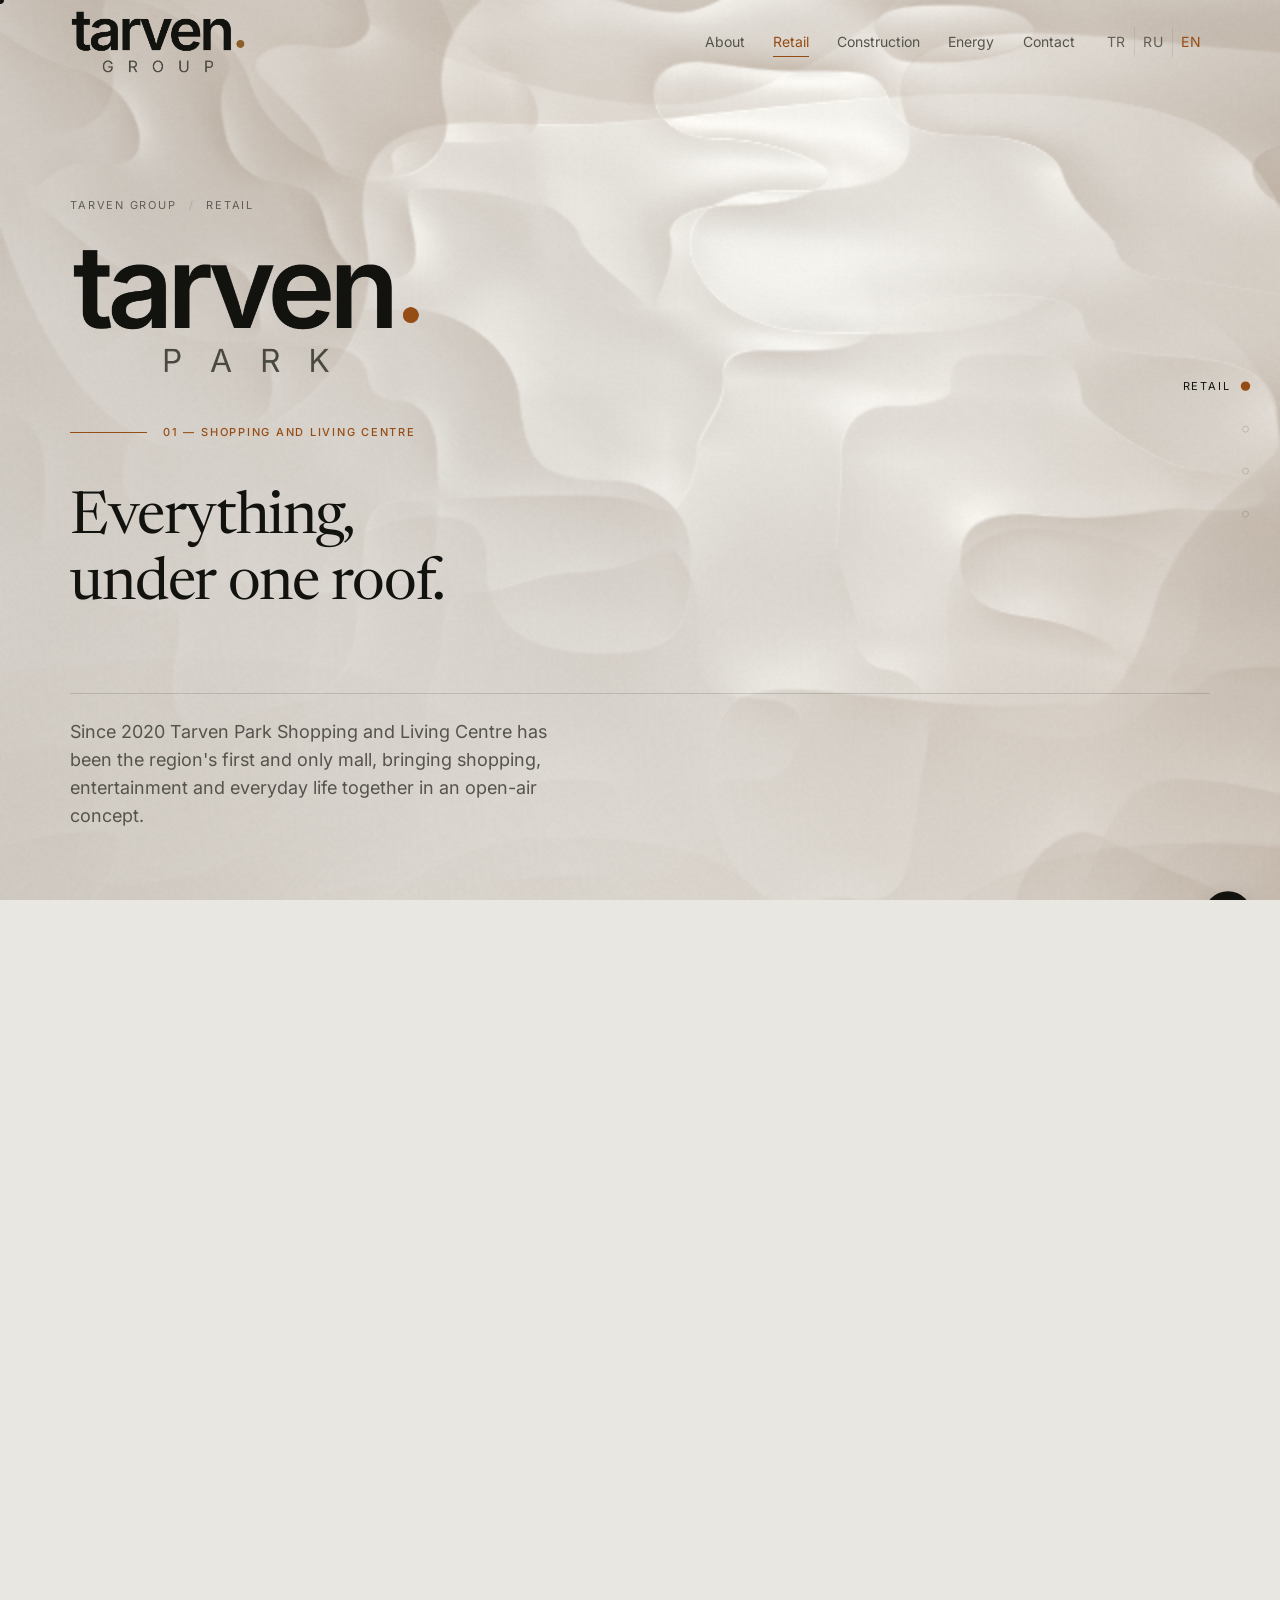
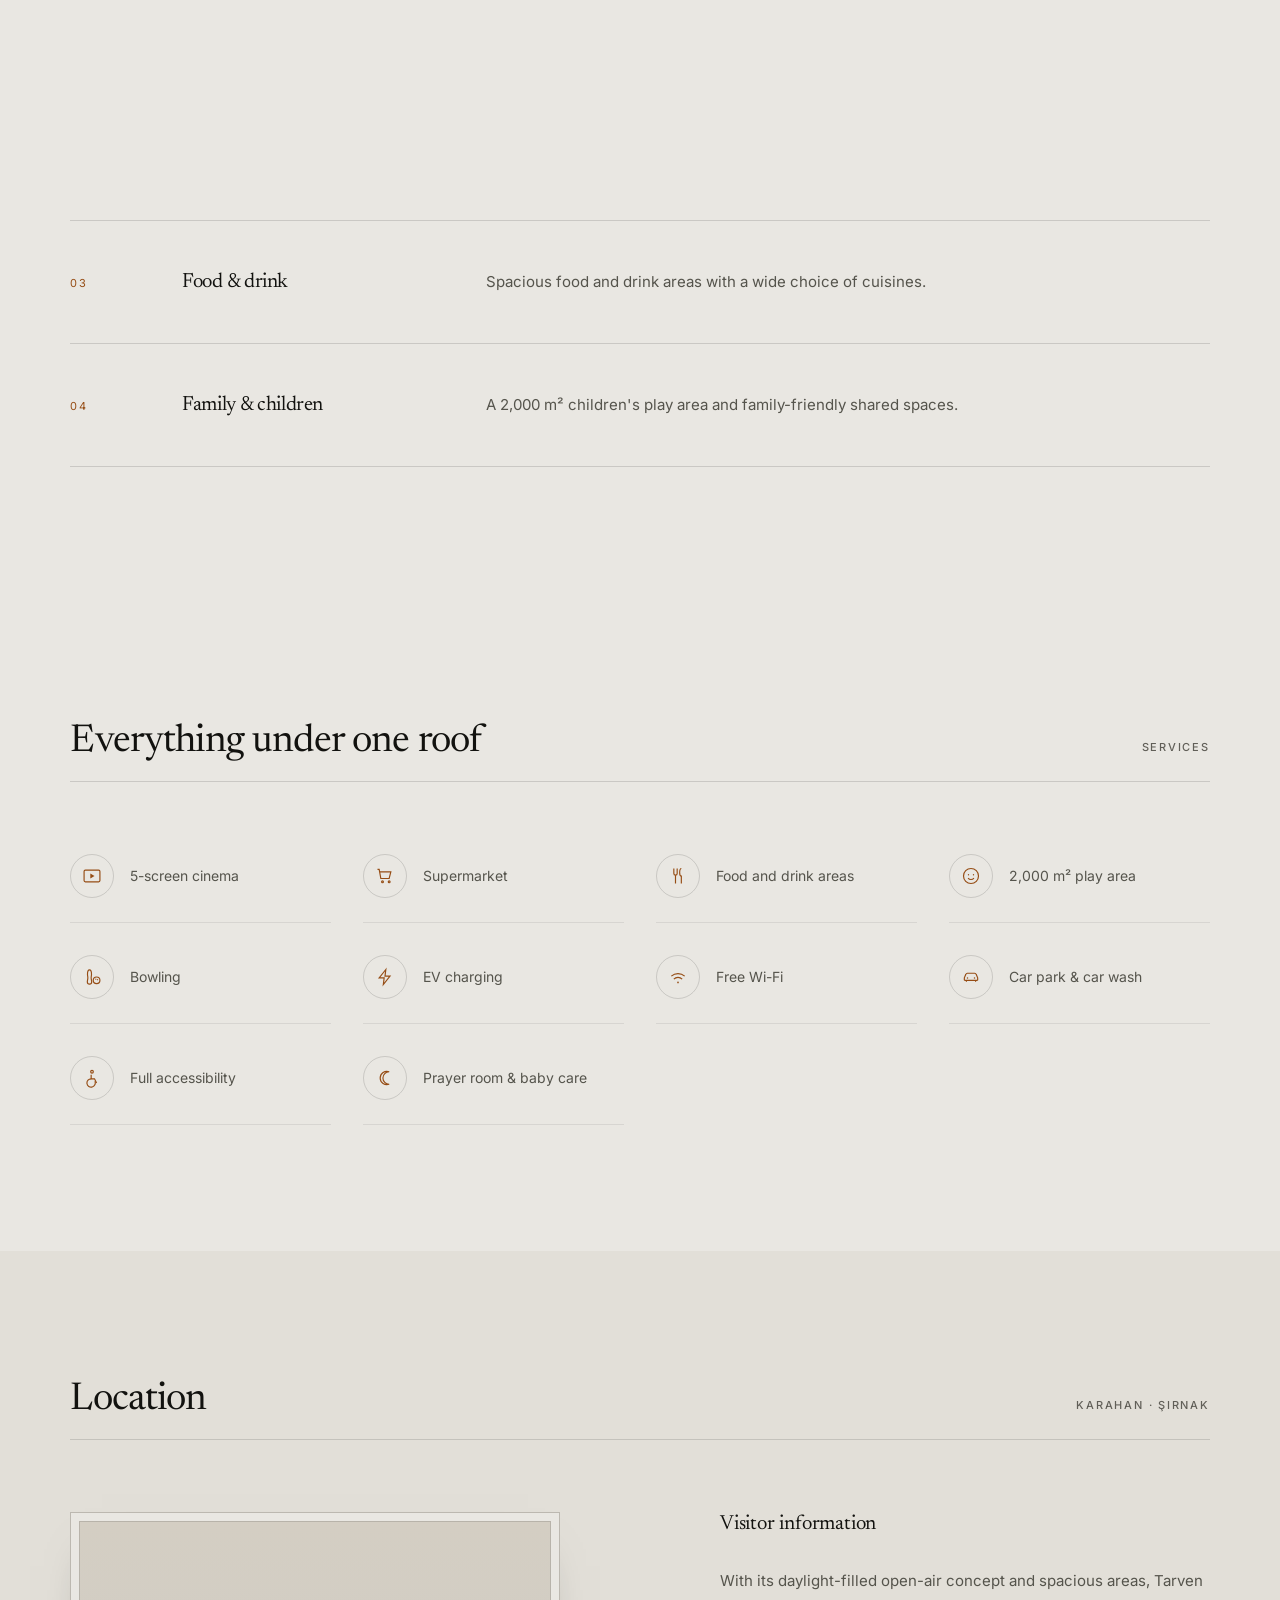
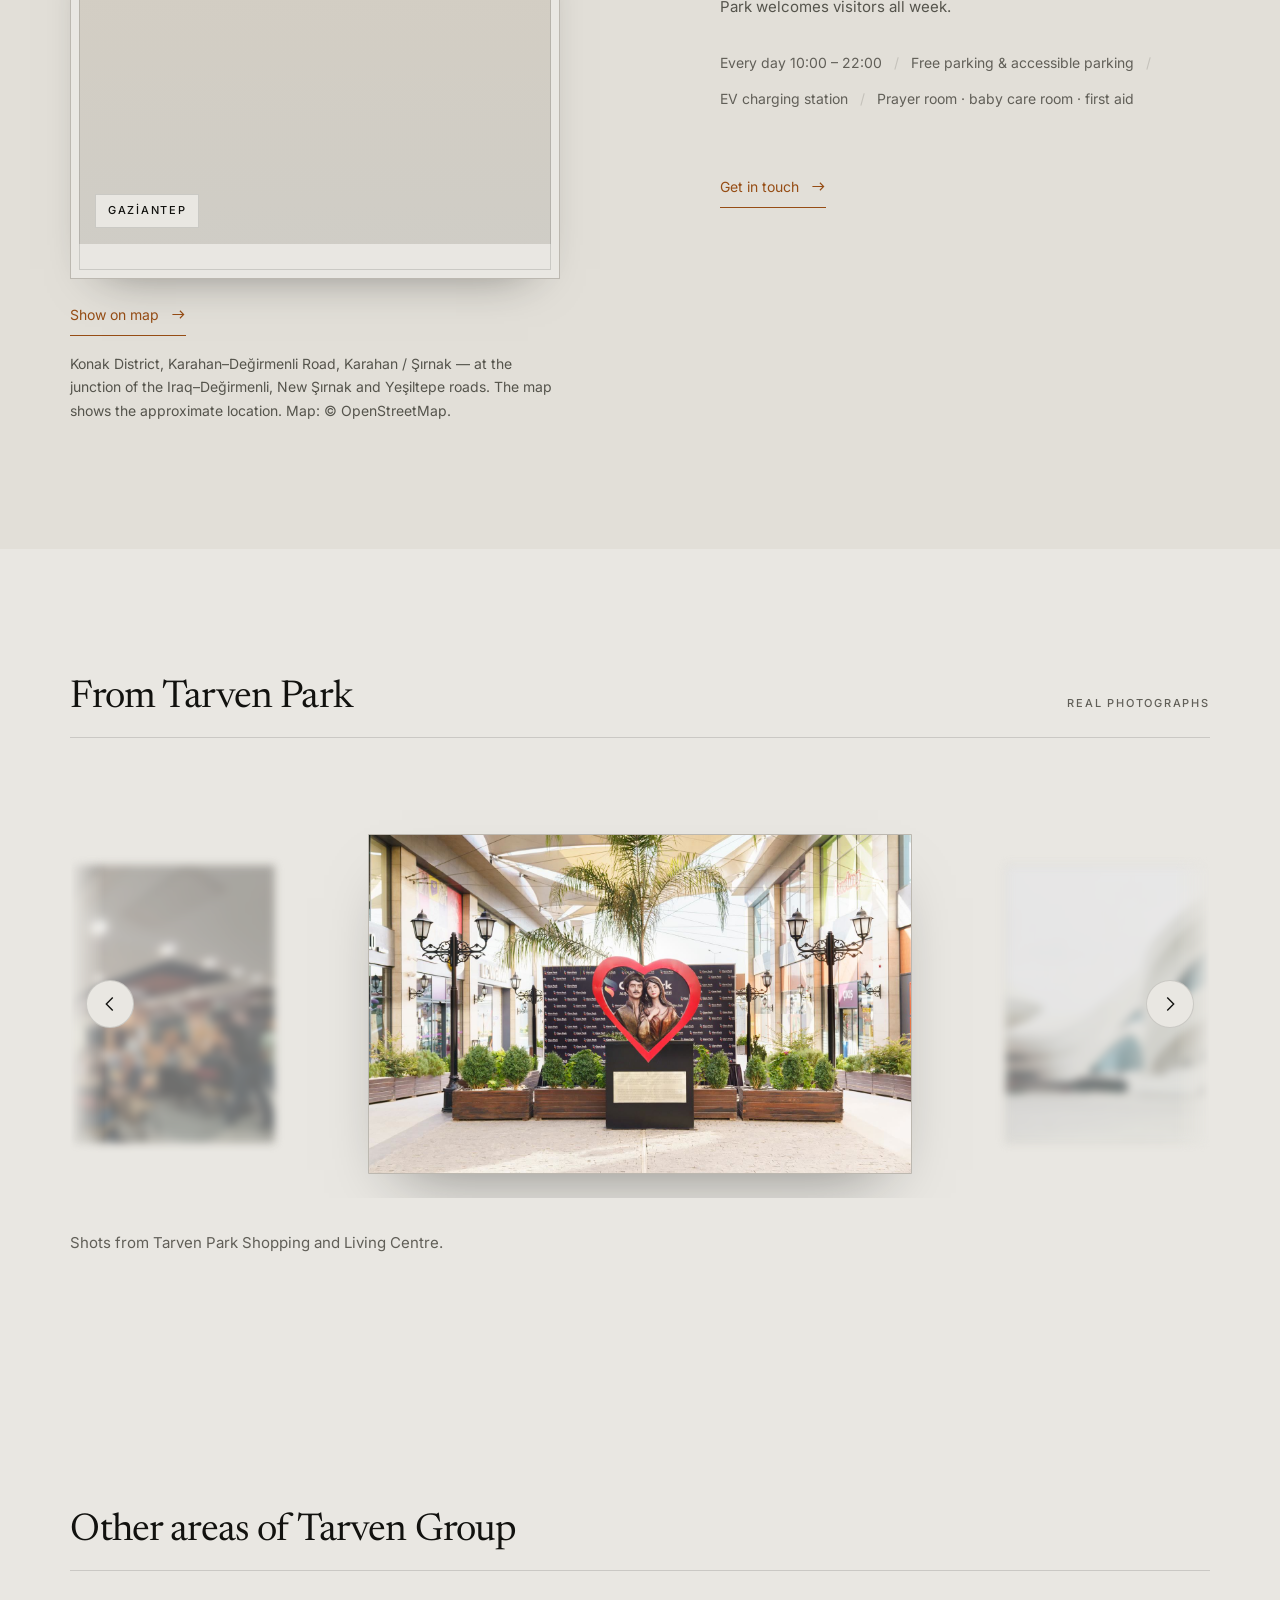
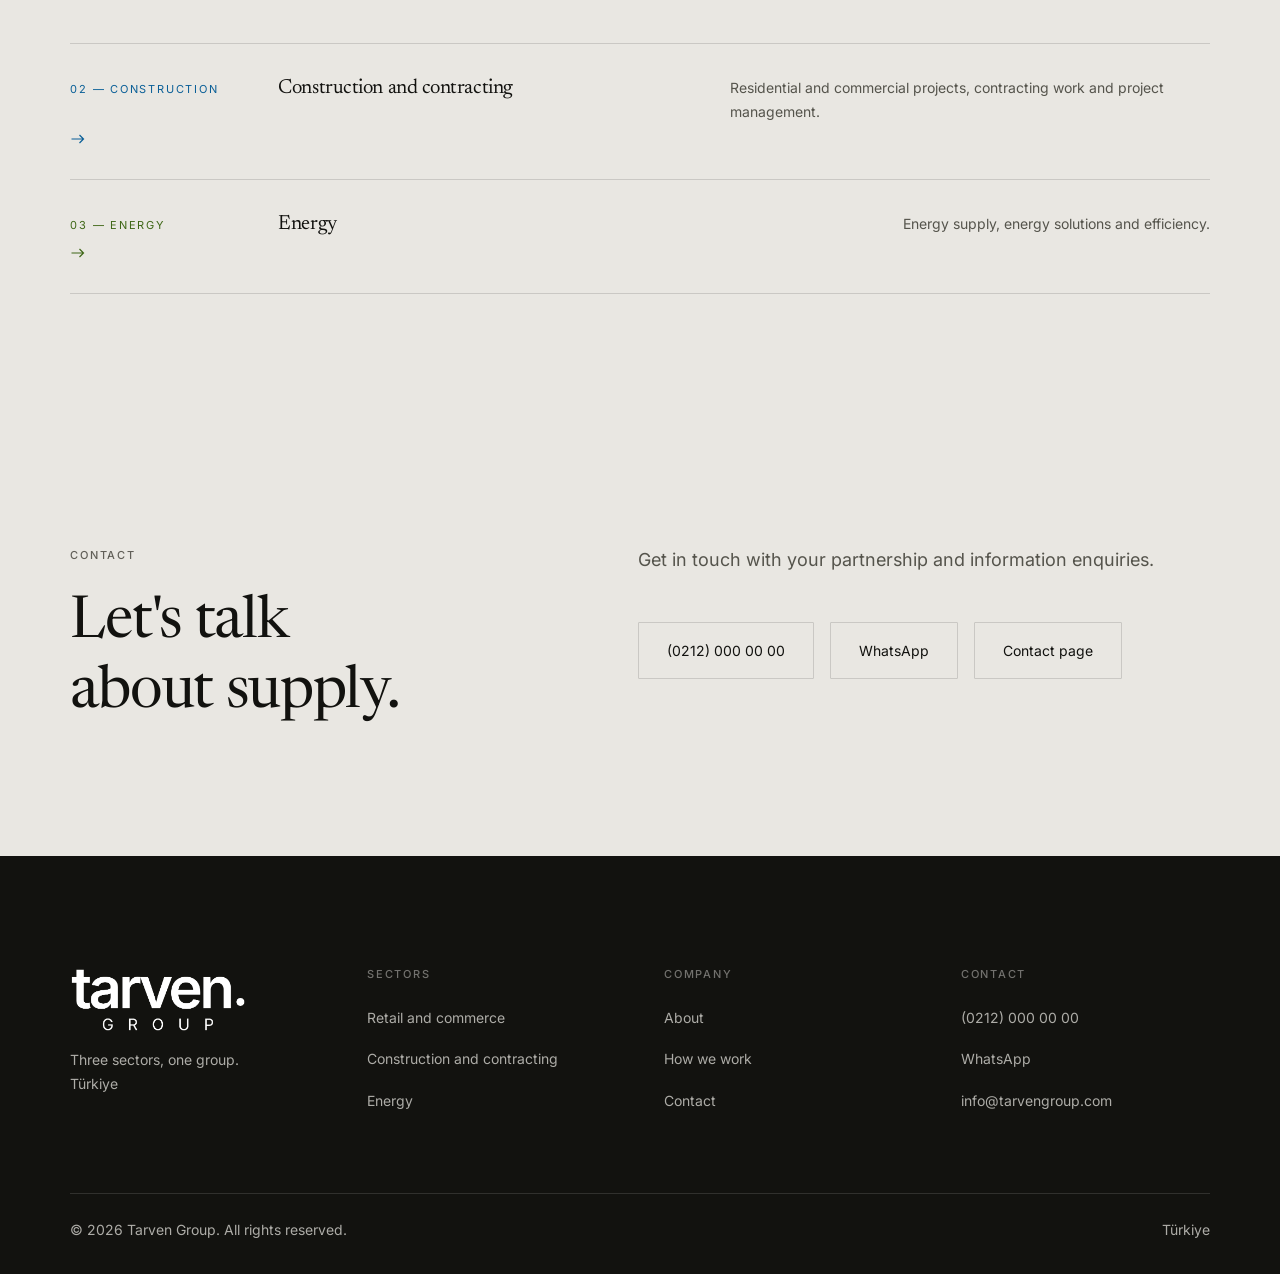
<file: market.html>
<!doctype html>
<html lang="tr">
<head>
<meta charset="utf-8">
<meta name="viewport" content="width=device-width, initial-scale=1">
<title>Tarven Park — Alışveriş ve Yaşam Merkezi | Tarven Group</title>
<meta name="description" content="Tarven Park Alışveriş ve Yaşam Merkezi; 2020'den bu yana bölgenin ilk ve tek AVM'si. Açık hava konsepti, 26 mağaza, 5 salonlu sinema ve geniş çocuk oyun alanı.">
<link rel="canonical" href="https://stillbenn.github.io/tarven-group/market.html">

<meta property="og:type" content="website">
<meta property="og:site_name" content="Tarven Group">
<meta property="og:locale" content="tr_TR">
<meta property="og:title" content="Tarven Park — Market ve Perakende | Tarven Group">
<meta property="og:description" content="Tarven Park Alışveriş ve Yaşam Merkezi — 2020'den bu yana bölgenin ilk ve tek AVM'si. Açık hava konsepti, sinema, market ve eğlence bir arada.">
<meta property="og:url" content="https://stillbenn.github.io/tarven-group/market.html">
<meta property="og:image" content="https://stillbenn.github.io/tarven-group/img/og-market.png">
<meta property="og:image:width" content="1200">
<meta property="og:image:height" content="630">
<meta name="twitter:card" content="summary_large_image">
<meta name="twitter:title" content="Tarven Park — Market ve Perakende | Tarven Group">
<meta name="twitter:description" content="Tarven Park Alışveriş ve Yaşam Merkezi — alışveriş, market ve perakende tek çatı altında.">
<meta name="twitter:image" content="https://stillbenn.github.io/tarven-group/img/og-market.png">

<meta name="theme-color" content="#964d15">
<link rel="icon" href="./img/favicon.svg" type="image/svg+xml">
<link rel="icon" href="./favicon.ico" sizes="32x32">
<link rel="apple-touch-icon" href="./img/apple-touch-icon.png">

<link rel="preload" href="./fonts/newsreader-latin.woff2" as="font" type="font/woff2" crossorigin>
<link rel="preload" href="./fonts/inter-latin.woff2" as="font" type="font/woff2" crossorigin>
<link rel="preload" href="./fonts/newsreader-latin-ext.woff2" as="font" type="font/woff2" crossorigin>
<link rel="preload" href="./fonts/inter-latin-ext.woff2" as="font" type="font/woff2" crossorigin>
<link rel="stylesheet" href="./css/tokens.css">
<link rel="stylesheet" href="./css/base.css">
<link rel="stylesheet" href="./css/site.css">

<script type="application/ld+json">
{
  "@context": "https://schema.org",
  "@type": "BreadcrumbList",
  "itemListElement": [
    { "@type": "ListItem", "position": 1, "name": "Ana sayfa", "item": "https://stillbenn.github.io/tarven-group/" },
    { "@type": "ListItem", "position": 2, "name": "Market ve perakende", "item": "https://stillbenn.github.io/tarven-group/market.html" }
  ]
}
</script>
</head>

<body data-sector="market">
<a class="skip-link" href="#main">İçeriğe geç</a>

<div class="loader" role="status" aria-live="polite">
  <img decoding="async" class="loader__logo" src="./img/tarven-group.png" alt="Tarven Group" width="760" height="429">
  <div class="loader__bar"><span class="loader__fill"></span></div>
  <p class="loader__pct">000</p>
</div>

<div class="cursor" aria-hidden="true">
  <span class="cursor__dot"></span>
</div>

<div class="stage" aria-hidden="true"></div>

<header class="site-header">
  <div class="site-header__inner">
    <a class="brand" href="./index.html" aria-label="Tarven Group ana sayfa">
      <img decoding="async" class="brand__logo" src="./img/tarven-group.png" alt="Tarven Group" width="760" height="429">
    </a>
    <nav class="nav" aria-label="Ana menü">
      <a class="nav__link" href="./hakkimizda.html">Hakkımızda</a>
      <a class="nav__link" href="./market.html" aria-current="page">Market</a>
      <a class="nav__link" href="./insaat.html">İnşaat</a>
      <a class="nav__link" href="./enerji.html">Enerji</a>
      <a class="nav__link" href="./iletisim.html">İletişim</a>
    </nav>
    <button class="menu-toggle" type="button" aria-expanded="false" aria-controls="menu" aria-label="Menüyü aç">
      <span></span><span></span><span></span>
    </button>
  </div>
</header>

<nav class="menu" id="menu" aria-label="Mobil menü" aria-hidden="true">
  <a class="menu__link" href="./hakkimizda.html"><span>01</span>Hakkımızda</a>
  <a class="menu__link" href="./market.html"><span>02</span>Market</a>
  <a class="menu__link" href="./insaat.html"><span>03</span>İnşaat</a>
  <a class="menu__link" href="./enerji.html"><span>04</span>Enerji</a>
  <a class="menu__link" href="./iletisim.html"><span>05</span>İletişim</a>
  <div class="menu__foot">
    <a class="btn" data-cfg-href="phoneHref" href="tel:+902120000000">
      <span data-cfg="phoneDisplay">(0212) 000 00 00</span>
    </a>
  </div>
</nav>

<main id="main" class="page">

  <section class="hero page-hero" data-scene="market">
    <div class="hero__inner">
      <nav class="breadcrumb" aria-label="Sayfa yolu">
        <ol>
          <li><a href="./index.html">Tarven Group</a></li>
          <li>Market</li>
        </ol>
      </nav>

      <img class="page-hero__logo page-hero__logo--tall" src="./img/tarven-park.png" alt="Tarven Park Alışveriş ve Yaşam Merkezi" width="560" height="599">
      <p class="hero__eyebrow t-label t-label--accent">01 — Alışveriş ve yaşam merkezi</p>

      <h1 class="hero__title">
        <span class="split-line"><span>Her şey,</span></span>
        <span class="split-line"><span>tek çatıda.</span></span>
      </h1>

      <div class="hero__foot">
        <p class="t-lead hero__lead" data-reveal>
          Tarven Park Alışveriş ve Yaşam Merkezi; 2020'den bu yana bölgenin ilk ve
          tek AVM'si olarak alışverişi, eğlenceyi ve günlük yaşamı açık hava
          konseptinde bir araya getirir.
        </p>
      </div>
    </div>
  </section>

  <section class="section" data-scene="group">
    <div class="wrap">
      <div class="split split--narrow">
        <div>
          <p class="t-label" data-reveal>Tarven Park</p>
          <h2 class="t-h2" style="margin-top: var(--s-5)">
            <span class="split-line"><span>Bölgenin ilk ve tek</span></span>
            <span class="split-line"><span>alışveriş ve yaşam merkezi</span></span>
          </h2>
        </div>
        <div class="stack-lg" data-reveal>
          <p>
            Tarven Park Alışveriş ve Yaşam Merkezi, <strong>2020 yılında</strong>
            bölgenin ilk ve tek alışveriş merkezi olarak hizmete açıldı. Gün
            ışığı alan açık hava konsepti, modern mimarisi ve ulusal seçkin
            markalarıyla alışverişi günlük yaşamla bir araya getirir.
          </p>
          <p>
            Yaklaşık <strong>16.500 m²</strong> alan, <strong>26 mağaza</strong>
            ve <strong>128 konutluk</strong> yaşam alanıyla Tarven Park; bölge
            için bir alışveriş, eğlence ve yaşam noktasıdır.
          </p>
        </div>
      </div>

      <!-- Tarven Park'ın gerçek rakamları (kaynak: tarvenparkavm.com.tr). -->
      <div class="stats" aria-label="Rakamlarla Tarven Park" style="margin-top: var(--s-9)">
        <div class="stat" data-reveal>
          <p class="stat__value"><span data-count="26">0</span></p>
          <p class="stat__label">Mağaza</p>
        </div>
        <div class="stat" data-reveal>
          <p class="stat__value"><span data-count="128">0</span></p>
          <p class="stat__label">Konutluk yaşam alanı</p>
        </div>
        <div class="stat" data-reveal>
          <p class="stat__value"><span data-count="5">0</span></p>
          <p class="stat__label">Sinema salonu</p>
        </div>
        <div class="stat" data-reveal>
          <p class="stat__value"><span data-count="2000">0</span><span class="stat__suffix"> m²</span></p>
          <p class="stat__label">Çocuk oyun alanı</p>
        </div>
      </div>

      <div class="approach" style="margin-top: var(--s-9)">
        <article class="approach__item" data-reveal>
          <p class="approach__no">01</p>
          <h3>Sinema &amp; eğlence</h3>
          <p>5 salonlu sinema, bowling ve çeşitli eğlence alanları.</p>
        </article>
        <article class="approach__item" data-reveal>
          <p class="approach__no">02</p>
          <h3>Market &amp; alışveriş</h3>
          <p>Süpermarket ve ulusal seçkin markalarla geniş perakende.</p>
        </article>
        <article class="approach__item" data-reveal>
          <p class="approach__no">03</p>
          <h3>Yeme &amp; içme</h3>
          <p>Zengin lezzet seçenekleriyle ferah yeme-içme alanları.</p>
        </article>
        <article class="approach__item" data-reveal>
          <p class="approach__no">04</p>
          <h3>Aile &amp; çocuk</h3>
          <p>2.000 m²'lik çocuk oyun alanı ve aileye uygun ortak alanlar.</p>
        </article>
      </div>
    </div>
  </section>

  <!-- Tarven Park'ın gerçek hizmetleri (kaynak: tarvenparkavm.com.tr). -->
  <section class="section">
    <div class="wrap">
      <div class="section-head">
        <h2 class="t-h2" data-reveal>Bir çatı altında her şey</h2>
        <p class="t-label" data-reveal>Hizmetler</p>
      </div>
      <ul class="amenities">
        <li class="amenity" data-reveal><span class="amenity__icon"><svg viewBox="0 0 24 24" fill="none" stroke="currentColor" stroke-width="1.4" aria-hidden="true"><rect x="2.5" y="5" width="19" height="14" rx="1.5"/><path d="M10 9l5 3-5 3z" fill="currentColor" stroke="none"/></svg></span>5 salonlu sinema</li>
        <li class="amenity" data-reveal><span class="amenity__icon"><svg viewBox="0 0 24 24" fill="none" stroke="currentColor" stroke-width="1.4" aria-hidden="true"><path d="M3 4h2l2 11h10l2-8H6"/><circle cx="9" cy="19" r="1.1"/><circle cx="17" cy="19" r="1.1"/></svg></span>Süpermarket</li>
        <li class="amenity" data-reveal><span class="amenity__icon"><svg viewBox="0 0 24 24" fill="none" stroke="currentColor" stroke-width="1.4" aria-hidden="true"><path d="M7 3v6a2 2 0 0 0 4 0V3M9 11v10"/><path d="M16 3c-1.4 0-2 2-2 5s.6 4 2 4v9"/></svg></span>Yeme-içme alanları</li>
        <li class="amenity" data-reveal><span class="amenity__icon"><svg viewBox="0 0 24 24" fill="none" stroke="currentColor" stroke-width="1.4" aria-hidden="true"><circle cx="12" cy="12" r="9"/><circle cx="9" cy="10.5" r=".8" fill="currentColor" stroke="none"/><circle cx="15" cy="10.5" r=".8" fill="currentColor" stroke="none"/><path d="M8.5 14.5a4.5 4.5 0 0 0 7 0"/></svg></span>2.000 m² oyun alanı</li>
        <li class="amenity" data-reveal><span class="amenity__icon"><svg viewBox="0 0 24 24" fill="none" stroke="currentColor" stroke-width="1.4" aria-hidden="true"><path d="M9 3.5c1.6 0 2.4 2.2 2.4 5.2 0 1.6-.4 2.6-.4 4.1 0 2.4.6 3.4.6 5.1 0 1.7-1 2.6-2.6 2.6s-2.6-.9-2.6-2.6c0-1.7.6-2.7.6-5.1 0-1.5-.4-2.5-.4-4.1C6.6 5.7 7.4 3.5 9 3.5z"/><circle cx="17.5" cy="16" r="4"/><circle cx="16.6" cy="14.6" r=".7" fill="currentColor" stroke="none"/><circle cx="18.7" cy="15.2" r=".7" fill="currentColor" stroke="none"/></svg></span>Bowling</li>
        <li class="amenity" data-reveal><span class="amenity__icon"><svg viewBox="0 0 24 24" fill="none" stroke="currentColor" stroke-width="1.4" aria-hidden="true"><path d="M13 3l-8 10h6l-1 8 8-10h-6z"/></svg></span>Elektrikli araç şarjı</li>
        <li class="amenity" data-reveal><span class="amenity__icon"><svg viewBox="0 0 24 24" fill="none" stroke="currentColor" stroke-width="1.4" aria-hidden="true"><path d="M4 11a12 12 0 0 1 16 0M7 14.5a7 7 0 0 1 10 0"/><circle cx="12" cy="18.5" r="1" fill="currentColor" stroke="none"/></svg></span>Ücretsiz Wi-Fi</li>
        <li class="amenity" data-reveal><span class="amenity__icon"><svg viewBox="0 0 24 24" fill="none" stroke="currentColor" stroke-width="1.4" aria-hidden="true"><path d="M4 16v-3l1.8-4.2A2 2 0 0 1 7.6 7.5h8.8a2 2 0 0 1 1.8 1.3L20 13v3"/><path d="M4 16h16M6.5 16v1.6M17.5 16v1.6"/><circle cx="7.8" cy="13.2" r=".9" fill="currentColor" stroke="none"/><circle cx="16.2" cy="13.2" r=".9" fill="currentColor" stroke="none"/></svg></span>Otopark &amp; oto yıkama</li>
        <li class="amenity" data-reveal><span class="amenity__icon"><svg viewBox="0 0 24 24" fill="none" stroke="currentColor" stroke-width="1.4" aria-hidden="true"><circle cx="12" cy="4.5" r="1.6"/><path d="M11 8v5h4l2.5 5"/><path d="M11 13a5 5 0 1 0 4.5 3"/></svg></span>Tam erişilebilirlik</li>
        <li class="amenity" data-reveal><span class="amenity__icon"><svg viewBox="0 0 24 24" fill="none" stroke="currentColor" stroke-width="1.4" aria-hidden="true"><path d="M17 4.5a8 8 0 1 0 0 15 6.2 6.2 0 0 1 0-15z"/></svg></span>Mescit &amp; bebek bakım</li>
      </ul>
    </div>
  </section>

  <section class="section section--band" data-scene="approach">
    <div class="wrap">
      <div class="section-head">
        <h2 class="t-h2" data-reveal>Konum</h2>
        <p class="t-label" data-reveal>Karahan · Şırnak</p>
      </div>

      <div class="split">
        <div data-reveal>
          <div class="map-frame">
            <iframe
              title="Tarven Park Alışveriş ve Yaşam Merkezi — Karahan, Şırnak haritası"
              src="https://www.openstreetmap.org/export/embed.html?bbox=27.1520%2C38.4560%2C27.1820%2C38.4700&amp;layer=mapnik&amp;marker=38.4620%2C27.1670"
              loading="lazy"
              referrerpolicy="no-referrer-when-downgrade"></iframe>
          </div>
          <a class="link-arrow map-link" href="https://www.google.com/maps/search/?api=1&amp;query=38.4620%2C27.1670" target="_blank" rel="noopener">
            Haritada göster
            <svg viewBox="0 0 16 16" fill="none" stroke="currentColor" stroke-width="1.2" aria-hidden="true"><path d="M1.5 8h12M9.5 4l4 4-4 4"/></svg>
          </a>
          <p style="margin-top: var(--s-4); font-size: var(--t-small)">
            Konak Mahallesi, Karahan-Değirmenli Yolu, Karahan / Şırnak — Irak-Değirmenli,
            Yeni Şırnak ve Yeşiltepe yollarının kesişiminde. Harita yaklaşık konumu
            gösterir. Harita: © OpenStreetMap.
          </p>
        </div>
        <div class="stack-lg" data-reveal>
          <h3 class="t-h3">Ziyaret bilgileri</h3>
          <p>
            Gün ışığı alan açık hava konsepti ve ferah alanlarıyla Tarven Park,
            hafta boyunca ziyaretçilerini ağırlar.
          </p>
          <ul class="sector__list">
            <li>Her gün 10.00 – 22.00</li>
            <li>Ücretsiz otopark &amp; engelli otopark</li>
            <li>Elektrikli araç şarj istasyonu</li>
            <li>Mescit · bebek bakım odası · revir</li>
          </ul>
          <a class="link-arrow" href="./iletisim.html">
            İletişime geçin
            <svg viewBox="0 0 16 16" fill="none" stroke="currentColor" stroke-width="1.2" aria-hidden="true">
              <path d="M1.5 8h12M9.5 4l4 4-4 4"/>
            </svg>
          </a>
        </div>
      </div>
    </div>
  </section>

  <section class="section">
    <div class="wrap">
      <div class="section-head">
        <h2 class="t-h2" data-reveal>Tarven Park'tan</h2>
        <p class="t-label" data-reveal>Gerçek görseller</p>
      </div>
      <div class="carousel" data-carousel></div>
      <p class="t-small" style="color: var(--c-ink-faint); margin-top: var(--s-6)">
        Tarven Park Alışveriş ve Yaşam Merkezi'nden kareler.
      </p>
    </div>
  </section>

  <section class="section">
    <div class="wrap">
      <div class="section-head">
        <h2 class="t-h2" data-reveal>Tarven Group'un diğer alanları</h2>
      </div>
      <div class="cross">
        <a class="cross__item" href="./insaat.html" style="--cross-accent: var(--c-insaat)" data-reveal>
          <span>02 — İnşaat</span>
          <h3>İnşaat ve taahhüt</h3>
          <p>Konut ve ticari yapı projeleri, taahhüt işleri ve proje yönetimi.</p>
          <svg class="cross__arrow" viewBox="0 0 16 16" width="16" height="16" fill="none" stroke="currentColor" stroke-width="1.2" aria-hidden="true">
            <path d="M1.5 8h12M9.5 4l4 4-4 4"/>
          </svg>
        </a>
        <a class="cross__item" href="./enerji.html" style="--cross-accent: var(--c-petrol)" data-reveal>
          <span>03 — Enerji</span>
          <h3>Enerji</h3>
          <p>Enerji tedariki, enerji çözümleri ve verimlilik.</p>
          <svg class="cross__arrow" viewBox="0 0 16 16" width="16" height="16" fill="none" stroke="currentColor" stroke-width="1.2" aria-hidden="true">
            <path d="M1.5 8h12M9.5 4l4 4-4 4"/>
          </svg>
        </a>
      </div>
    </div>
  </section>

  <section class="section" data-scene="close">
    <div class="wrap">
      <div class="split split--narrow">
        <div>
          <p class="t-label" data-reveal>İletişim</p>
          <h2 class="contact-band__title" data-reveal style="margin-top: var(--s-5)">
            Tedarik için görüşelim.
          </h2>
        </div>
        <div data-reveal>
          <p class="t-lead">İş birliği ve bilgi talepleriniz için bize ulaşın.</p>
          <div class="contact-actions">
            <a class="btn" data-cfg-href="phoneHref" href="tel:+902120000000">
              <span data-cfg="phoneDisplay">(0212) 000 00 00</span>
            </a>
            <a class="btn btn--ghost" data-cfg-href="whatsappHref" href="https://wa.me/905000000000" rel="noopener">WhatsApp</a>
            <a class="btn btn--ghost" href="./iletisim.html">İletişim sayfası</a>
          </div>
        </div>
      </div>
    </div>
  </section>

</main>

<footer class="site-footer">
  <div class="wrap">
    <div class="site-footer__grid">
      <div>
        <a class="brand" href="./index.html">
          <img decoding="async" class="brand__logo" src="./img/tarven-group.png" alt="Tarven Group" width="760" height="429">
        </a>
        <p style="margin-top: var(--s-4)">
          Üç sektör, tek çatı.<br>
          <span data-cfg="country">Türkiye</span>
        </p>
      </div>
      <div>
        <h2>Sektörler</h2>
        <ul>
          <li><a href="./market.html">Market ve perakende</a></li>
          <li><a href="./insaat.html">İnşaat ve taahhüt</a></li>
          <li><a href="./enerji.html">Enerji</a></li>
        </ul>
      </div>
      <div>
        <h2>Kurumsal</h2>
        <ul>
          <li><a href="./hakkimizda.html">Hakkımızda</a></li>
          <li><a href="./hakkimizda.html#ilkelerimiz">Çalışma ilkelerimiz</a></li>
          <li><a href="./iletisim.html">İletişim</a></li>
        </ul>
      </div>
      <div>
        <h2>İletişim</h2>
        <ul>
          <li><a data-cfg-href="phoneHref" href="tel:+902120000000"><span data-cfg="phoneDisplay">(0212) 000 00 00</span></a></li>
          <li><a data-cfg-href="whatsappHref" href="https://wa.me/905000000000" rel="noopener">WhatsApp</a></li>
          <li><a data-cfg-href="emailHref" href="mailto:info@tarvengroup.com"><span data-cfg="emailDisplay">info@tarvengroup.com</span></a></li>
        </ul>
      </div>
    </div>
    <div class="site-footer__bar">
      <p>© <span id="year">2026</span> Tarven Group. Tüm hakları saklıdır.</p>
      <p>Türkiye</p>
    </div>
  </div>
</footer>

<a class="wa-float" data-cfg-href="whatsappHref" href="https://wa.me/905000000000" rel="noopener" aria-label="WhatsApp ile yazın">
  <svg viewBox="0 0 24 24" fill="currentColor" aria-hidden="true">
    <path d="M12 2a10 10 0 00-8.6 15L2 22l5.2-1.4A10 10 0 1012 2zm5.6 14.2c-.2.6-1.2 1.2-1.7 1.2-.4 0-1 .1-3.2-.8-2.7-1.1-4.4-3.9-4.5-4-.1-.2-1-1.4-1-2.6 0-1.3.7-1.9.9-2.1.2-.3.5-.3.7-.3h.5c.2 0 .4 0 .6.5l.8 2c.1.2.1.4 0 .5l-.3.5-.4.4c-.1.1-.3.3-.1.6.2.3.7 1.2 1.6 2 1.1.9 1.9 1.2 2.2 1.3.2.1.4.1.6-.1l.8-1c.2-.2.3-.2.6-.1l2 .9c.2.1.4.2.4.3.1.2.1.8-.1 1.4z"/>
  </svg>
</a>

<script src="./js/vendor/gsap.min.js" defer></script>
<script src="./js/vendor/ScrollTrigger.min.js" defer></script>
<script src="./js/vendor/lenis.min.js" defer></script>
<script type="module" src="./js/main.js"></script>
<script>document.getElementById("year").textContent = new Date().getFullYear();</script>
<script src="./js/i18n.js" defer></script>
</body>
</html>
</file>
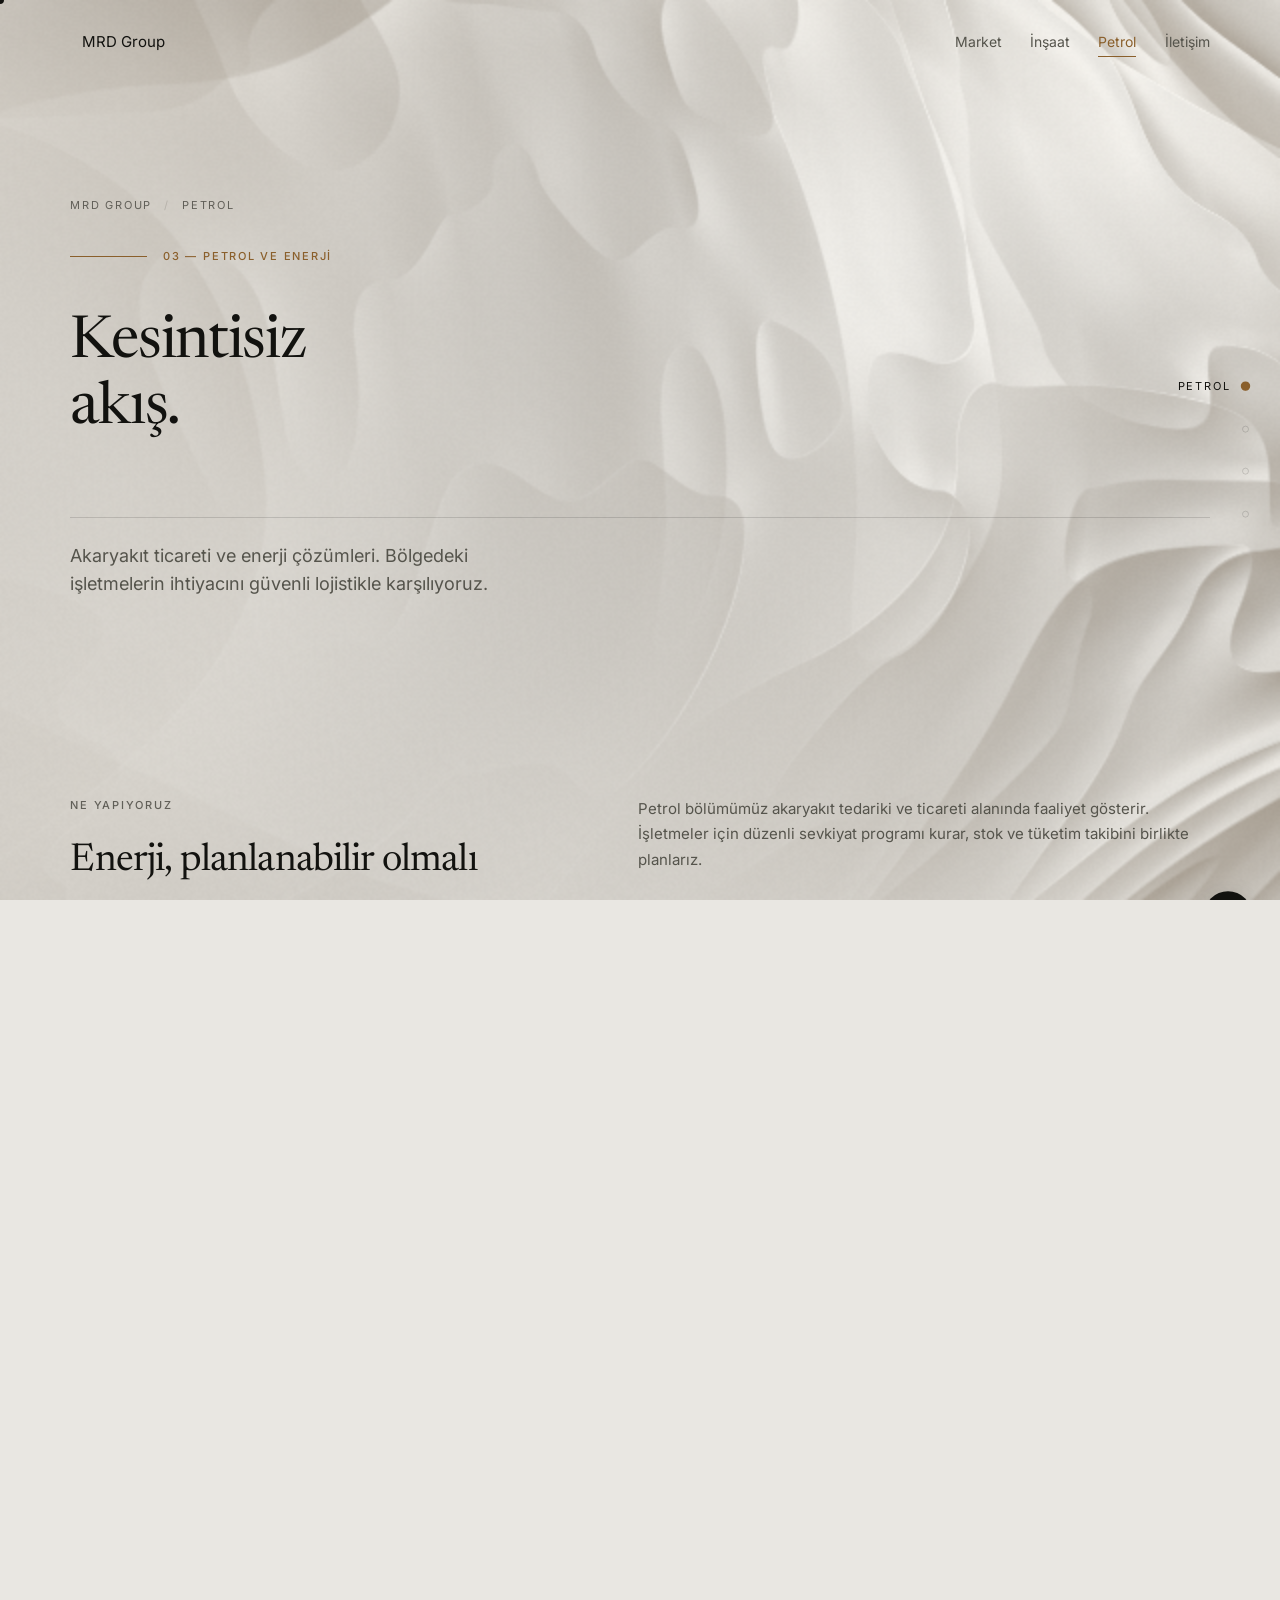
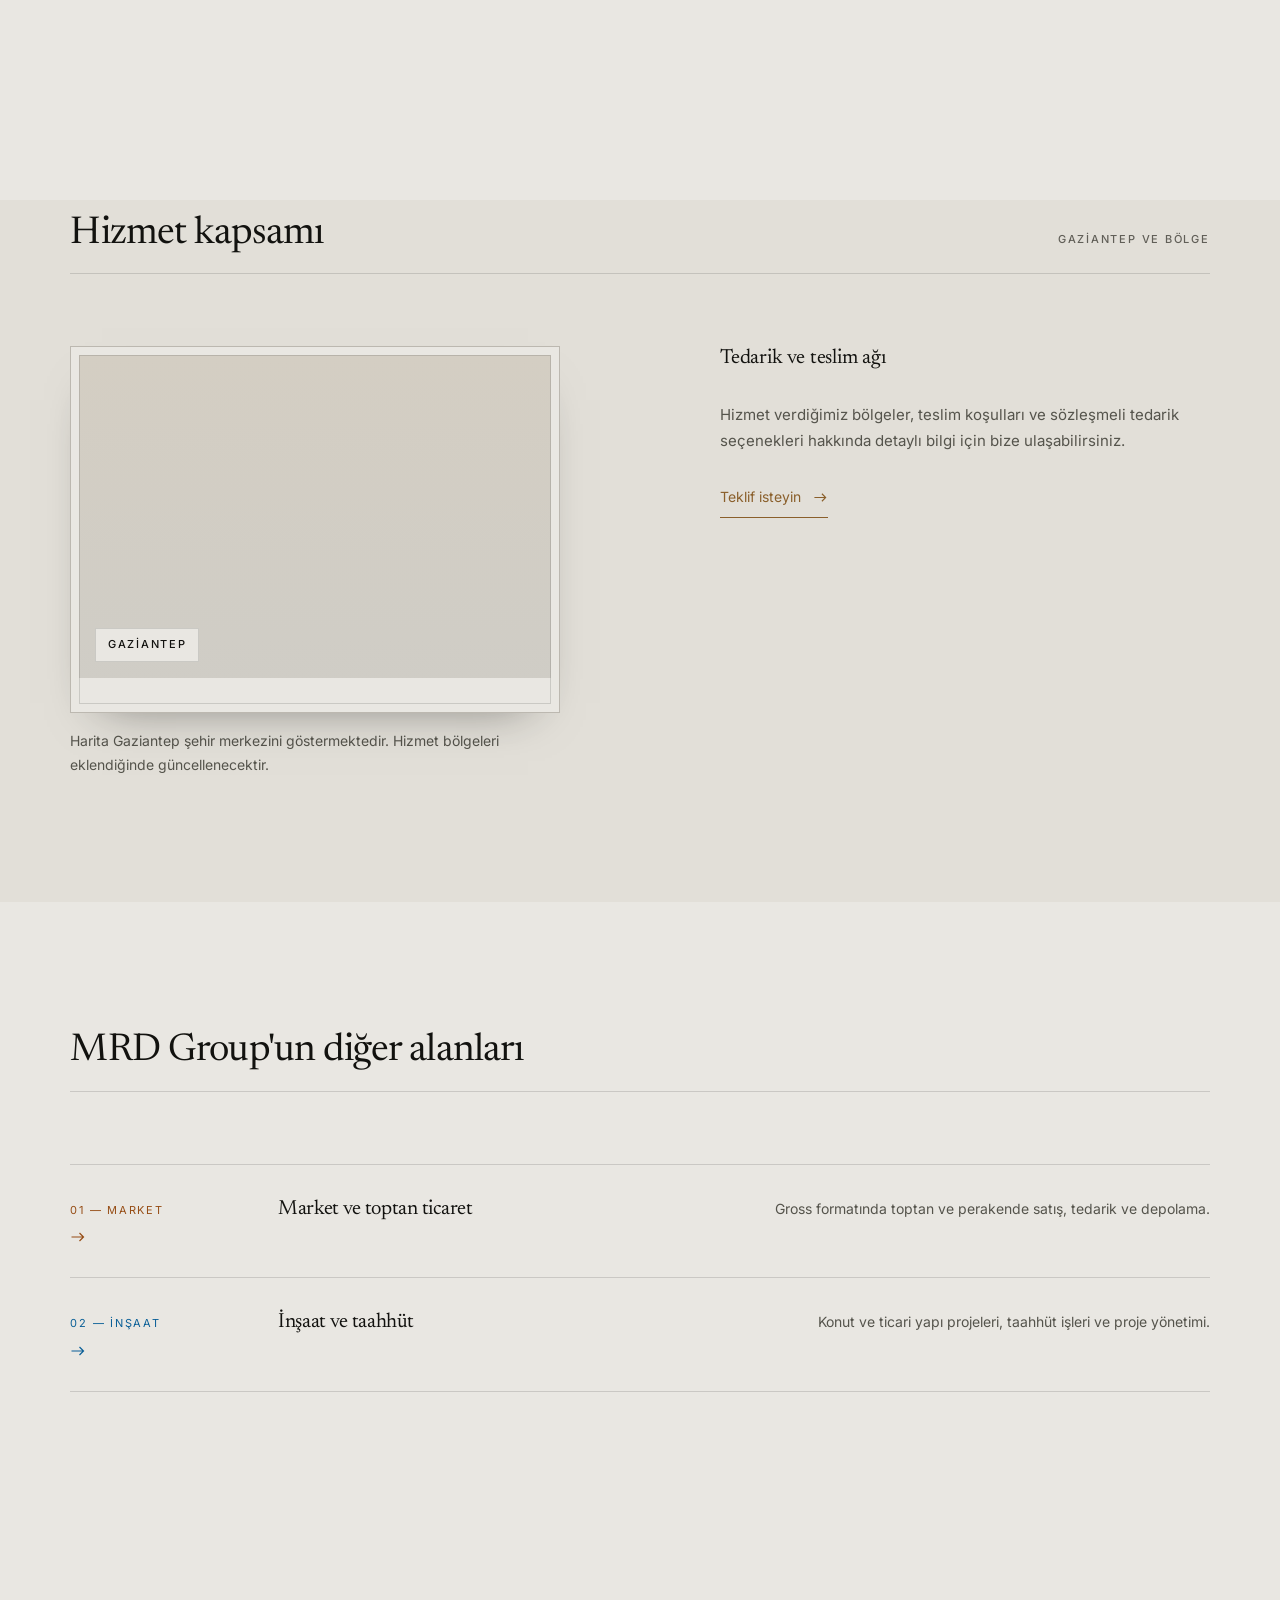
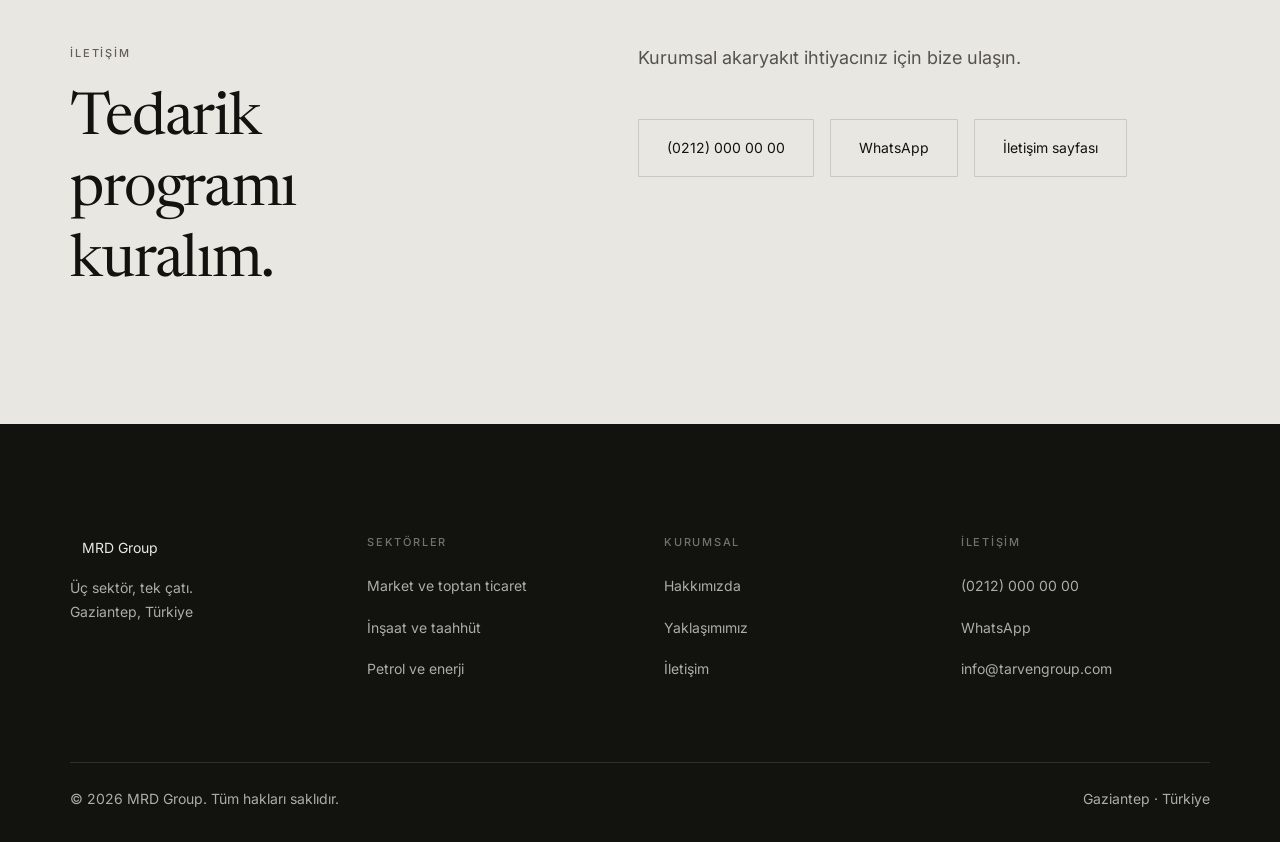
<file: petrol.html>
<!doctype html>
<html lang="tr">
<head>
<meta charset="utf-8">
<meta name="viewport" content="width=device-width, initial-scale=1">
<title>Petrol ve Enerji — MRD Group | Gaziantep</title>
<meta name="description" content="MRD Group petrol bölümü; akaryakıt ticareti, tedarik ve lojistik ile kurumsal enerji çözümleri alanında Gaziantep merkezli olarak hizmet verir.">
<link rel="canonical" href="https://stillbenn.github.io/mrd-group/petrol.html">

<meta property="og:type" content="website">
<meta property="og:site_name" content="MRD Group">
<meta property="og:locale" content="tr_TR">
<meta property="og:title" content="Petrol ve Enerji — MRD Group">
<meta property="og:description" content="Akaryakıt ticareti, tedarik ve lojistik, kurumsal enerji çözümleri.">
<meta property="og:url" content="https://stillbenn.github.io/mrd-group/petrol.html">
<meta property="og:image" content="https://stillbenn.github.io/mrd-group/img/og-image.png">
<meta property="og:image:width" content="1200">
<meta property="og:image:height" content="630">
<meta name="twitter:card" content="summary_large_image">
<meta name="twitter:title" content="Petrol ve Enerji — MRD Group">
<meta name="twitter:description" content="Akaryakıt ticareti, tedarik ve lojistik, kurumsal enerji çözümleri.">
<meta name="twitter:image" content="https://stillbenn.github.io/mrd-group/img/og-image.png">

<meta name="theme-color" content="#e9e7e2">
<link rel="icon" href="./img/favicon.svg" type="image/svg+xml">
<link rel="apple-touch-icon" href="./img/apple-touch-icon.png">

<link rel="preload" href="./fonts/newsreader-latin.woff2" as="font" type="font/woff2" crossorigin>
<link rel="preload" href="./fonts/inter-latin.woff2" as="font" type="font/woff2" crossorigin>
<link rel="stylesheet" href="./css/tokens.css">
<link rel="stylesheet" href="./css/base.css">
<link rel="stylesheet" href="./css/site.css">

<script type="application/ld+json">
{
  "@context": "https://schema.org",
  "@type": "BreadcrumbList",
  "itemListElement": [
    { "@type": "ListItem", "position": 1, "name": "Ana sayfa", "item": "https://stillbenn.github.io/mrd-group/" },
    { "@type": "ListItem", "position": 2, "name": "Petrol ve enerji", "item": "https://stillbenn.github.io/mrd-group/petrol.html" }
  ]
}
</script>
</head>

<body data-sector="petrol">
<a class="skip-link" href="#main">İçeriğe geç</a>

<div class="loader" role="status" aria-live="polite">
  <p class="loader__mark">MRD Group</p>
  <div class="loader__bar"><span class="loader__fill"></span></div>
  <p class="loader__pct">000</p>
</div>

<div class="cursor" aria-hidden="true">
  <span class="cursor__dot"></span>
</div>

<div class="stage" aria-hidden="true"></div>

<header class="site-header">
  <div class="site-header__inner">
    <a class="brand" href="./index.html" aria-label="MRD Group ana sayfa">
      <span class="brand__rule" aria-hidden="true"></span>
      MRD Group
    </a>
    <nav class="nav" aria-label="Ana menü">
      <a class="nav__link" href="./market.html">Market</a>
      <a class="nav__link" href="./insaat.html">İnşaat</a>
      <a class="nav__link" href="./petrol.html" aria-current="page">Petrol</a>
      <a class="nav__link" href="./iletisim.html">İletişim</a>
    </nav>
    <button class="menu-toggle" type="button" aria-expanded="false" aria-controls="menu" aria-label="Menüyü aç">
      <span></span><span></span><span></span>
    </button>
  </div>
</header>

<nav class="menu" id="menu" aria-label="Mobil menü" aria-hidden="true">
  <a class="menu__link" href="./market.html"><span>01</span>Market</a>
  <a class="menu__link" href="./insaat.html"><span>02</span>İnşaat</a>
  <a class="menu__link" href="./petrol.html"><span>03</span>Petrol</a>
  <a class="menu__link" href="./iletisim.html"><span>04</span>İletişim</a>
  <div class="menu__foot">
    <a class="btn" data-cfg-href="phoneHref" href="tel:+903420000000">
      <span data-cfg="phoneDisplay">+90 342 000 00 00</span>
    </a>
  </div>
</nav>

<main id="main" class="page">

  <section class="hero page-hero" data-scene="petrol">
    <div class="hero__inner">
      <nav class="breadcrumb" aria-label="Sayfa yolu">
        <ol>
          <li><a href="./index.html">MRD Group</a></li>
          <li>Petrol</li>
        </ol>
      </nav>

      <p class="hero__eyebrow t-label t-label--accent">03 — Petrol ve enerji</p>

      <h1 class="hero__title">
        <span class="split-line"><span>Kesintisiz</span></span>
        <span class="split-line"><span>akış.</span></span>
      </h1>

      <div class="hero__foot">
        <p class="t-lead hero__lead" data-reveal>
          Akaryakıt ticareti ve enerji çözümleri. Bölgedeki işletmelerin
          ihtiyacını güvenli lojistikle karşılıyoruz.
        </p>
      </div>
    </div>
  </section>

  <section class="section" data-scene="group">
    <div class="wrap">
      <div class="split split--narrow">
        <div>
          <p class="t-label" data-reveal>Ne yapıyoruz</p>
          <h2 class="t-h2" data-reveal style="margin-top: var(--s-5)">
            Enerji, planlanabilir olmalı
          </h2>
        </div>
        <div class="stack-lg" data-reveal>
          <p>
            Petrol bölümümüz akaryakıt tedariki ve ticareti alanında faaliyet
            gösterir. İşletmeler için düzenli sevkiyat programı kurar, stok ve
            tüketim takibini birlikte planlarız.
          </p>
          <p>
            Enerji, üretimi durduran bir belirsizlik olmamalıdır. Bu yüzden
            tedarik zincirini kısa tutar, lojistiği kendi kontrolümüzde
            yürütürüz.
          </p>
        </div>
      </div>

      <div class="approach" style="margin-top: var(--s-9)">
        <article class="approach__item" data-reveal>
          <p class="approach__no">01</p>
          <h3>Akaryakıt ticareti</h3>
          <p>Toptan akaryakıt tedariki ve ticareti.</p>
        </article>
        <article class="approach__item" data-reveal>
          <p class="approach__no">02</p>
          <h3>Tedarik ve lojistik</h3>
          <p>Planlı sevkiyat, güvenli taşıma ve teslim takibi.</p>
        </article>
        <article class="approach__item" data-reveal>
          <p class="approach__no">03</p>
          <h3>Kurumsal satış</h3>
          <p>Filo ve işletmeler için sözleşmeli tedarik programları.</p>
        </article>
        <article class="approach__item" data-reveal>
          <p class="approach__no">04</p>
          <h3>Enerji çözümleri</h3>
          <p>İşletmelerin enerji ihtiyacına yönelik danışmanlık ve planlama.</p>
        </article>
      </div>
    </div>
  </section>

  <section class="section section--band" data-scene="approach">
    <div class="wrap">
      <div class="section-head">
        <h2 class="t-h2" data-reveal>Hizmet kapsamı</h2>
        <p class="t-label" data-reveal>Gaziantep ve bölge</p>
      </div>

      <div class="split">
        <div data-reveal>
          <div class="map-frame">
            <iframe
              title="MRD Group petrol hizmet bölgesi — Gaziantep haritası"
              src="https://www.openstreetmap.org/export/embed.html?bbox=37.3200%2C37.0200%2C37.4600%2C37.1100&amp;layer=mapnik&amp;marker=37.0662%2C37.3833"
              loading="lazy"
              referrerpolicy="no-referrer-when-downgrade"></iframe>
          </div>
          <p style="margin-top: var(--s-4); font-size: var(--t-small)">
            Harita Gaziantep şehir merkezini göstermektedir. Hizmet bölgeleri
            eklendiğinde güncellenecektir.
          </p>
        </div>
        <div class="stack-lg" data-reveal>
          <h3 class="t-h3">Tedarik ve teslim ağı</h3>
          <p>
            Hizmet verdiğimiz bölgeler, teslim koşulları ve sözleşmeli tedarik
            seçenekleri hakkında detaylı bilgi için bize ulaşabilirsiniz.
          </p>
          <a class="link-arrow" href="./iletisim.html">
            Teklif isteyin
            <svg viewBox="0 0 16 16" fill="none" stroke="currentColor" stroke-width="1.2" aria-hidden="true">
              <path d="M1.5 8h12M9.5 4l4 4-4 4"/>
            </svg>
          </a>
        </div>
      </div>
    </div>
  </section>

  <section class="section">
    <div class="wrap">
      <div class="section-head">
        <h2 class="t-h2" data-reveal>MRD Group'un diğer alanları</h2>
      </div>
      <div class="cross">
        <a class="cross__item" href="./market.html" style="--cross-accent: var(--c-market)" data-reveal>
          <span>01 — Market</span>
          <h3>Market ve toptan ticaret</h3>
          <p>Gross formatında toptan ve perakende satış, tedarik ve depolama.</p>
          <svg class="cross__arrow" viewBox="0 0 16 16" width="16" height="16" fill="none" stroke="currentColor" stroke-width="1.2" aria-hidden="true">
            <path d="M1.5 8h12M9.5 4l4 4-4 4"/>
          </svg>
        </a>
        <a class="cross__item" href="./insaat.html" style="--cross-accent: var(--c-insaat)" data-reveal>
          <span>02 — İnşaat</span>
          <h3>İnşaat ve taahhüt</h3>
          <p>Konut ve ticari yapı projeleri, taahhüt işleri ve proje yönetimi.</p>
          <svg class="cross__arrow" viewBox="0 0 16 16" width="16" height="16" fill="none" stroke="currentColor" stroke-width="1.2" aria-hidden="true">
            <path d="M1.5 8h12M9.5 4l4 4-4 4"/>
          </svg>
        </a>
      </div>
    </div>
  </section>

  <section class="section" data-scene="close">
    <div class="wrap">
      <div class="split split--narrow">
        <div>
          <p class="t-label" data-reveal>İletişim</p>
          <h2 class="contact-band__title" data-reveal style="margin-top: var(--s-5)">
            Tedarik programı kuralım.
          </h2>
        </div>
        <div data-reveal>
          <p class="t-lead">Kurumsal akaryakıt ihtiyacınız için bize ulaşın.</p>
          <div class="contact-actions">
            <a class="btn" data-cfg-href="phoneHref" href="tel:+903420000000">
              <span data-cfg="phoneDisplay">+90 342 000 00 00</span>
            </a>
            <a class="btn btn--ghost" data-cfg-href="whatsappHref" href="https://wa.me/905000000000" rel="noopener">WhatsApp</a>
            <a class="btn btn--ghost" href="./iletisim.html">İletişim sayfası</a>
          </div>
        </div>
      </div>
    </div>
  </section>

</main>

<footer class="site-footer">
  <div class="wrap">
    <div class="site-footer__grid">
      <div>
        <a class="brand" href="./index.html">
          <span class="brand__rule" aria-hidden="true"></span>
          MRD Group
        </a>
        <p style="margin-top: var(--s-4)">
          Üç sektör, tek çatı.<br>
          <span data-cfg="city">Gaziantep</span>, <span data-cfg="country">Türkiye</span>
        </p>
      </div>
      <div>
        <h2>Sektörler</h2>
        <ul>
          <li><a href="./market.html">Market ve toptan ticaret</a></li>
          <li><a href="./insaat.html">İnşaat ve taahhüt</a></li>
          <li><a href="./petrol.html">Petrol ve enerji</a></li>
        </ul>
      </div>
      <div>
        <h2>Kurumsal</h2>
        <ul>
          <li><a href="./index.html#kurumsal">Hakkımızda</a></li>
          <li><a href="./index.html#yaklasim">Yaklaşımımız</a></li>
          <li><a href="./iletisim.html">İletişim</a></li>
        </ul>
      </div>
      <div>
        <h2>İletişim</h2>
        <ul>
          <li><a data-cfg-href="phoneHref" href="tel:+903420000000"><span data-cfg="phoneDisplay">+90 342 000 00 00</span></a></li>
          <li><a data-cfg-href="whatsappHref" href="https://wa.me/905000000000" rel="noopener">WhatsApp</a></li>
          <li><a data-cfg-href="emailHref" href="mailto:info@mrdgroup.com.tr"><span data-cfg="emailDisplay">info@mrdgroup.com.tr</span></a></li>
        </ul>
      </div>
    </div>
    <div class="site-footer__bar">
      <p>© <span id="year">2026</span> MRD Group. Tüm hakları saklıdır.</p>
      <p>Gaziantep · Türkiye</p>
    </div>
  </div>
</footer>

<a class="wa-float" data-cfg-href="whatsappHref" href="https://wa.me/905000000000" rel="noopener" aria-label="WhatsApp ile yazın">
  <svg viewBox="0 0 24 24" fill="currentColor" aria-hidden="true">
    <path d="M12 2a10 10 0 00-8.6 15L2 22l5.2-1.4A10 10 0 1012 2zm5.6 14.2c-.2.6-1.2 1.2-1.7 1.2-.4 0-1 .1-3.2-.8-2.7-1.1-4.4-3.9-4.5-4-.1-.2-1-1.4-1-2.6 0-1.3.7-1.9.9-2.1.2-.3.5-.3.7-.3h.5c.2 0 .4 0 .6.5l.8 2c.1.2.1.4 0 .5l-.3.5-.4.4c-.1.1-.3.3-.1.6.2.3.7 1.2 1.6 2 1.1.9 1.9 1.2 2.2 1.3.2.1.4.1.6-.1l.8-1c.2-.2.3-.2.6-.1l2 .9c.2.1.4.2.4.3.1.2.1.8-.1 1.4z"/>
  </svg>
</a>

<script src="./js/vendor/gsap.min.js" defer></script>
<script src="./js/vendor/ScrollTrigger.min.js" defer></script>
<script src="./js/vendor/lenis.min.js" defer></script>
<script type="module" src="./js/main.js"></script>
<script>document.getElementById("year").textContent = new Date().getFullYear();</script>
</body>
</html>
</file>
<file: css/tokens.css>
/* ==========================================================================
   Tarven Group — Design tokens
   --------------------------------------------------------------------------
   Direction: paper, not screen. A light warm ground, near-black ink, a serif
   display face and restrained type sizes. Premium here comes from space,
   typography and slowness — not from effects.

   Single source of truth: no file below this one may hard-code a raw value.
   ========================================================================== */

:root {
  /* --- Ground ---------------------------------------------------------- */
  --c-paper: #e9e7e2;
  --c-paper-2: #e2dfd8; /* alternating band */
  --c-paper-3: #d8d4cb; /* insets, media wells */
  --c-ink-inverse: #12120f; /* the one dark band (footer) */

  /* --- Ink ------------------------------------------------------------- */
  --c-ink: #12120f;
  --c-ink-dim: #55544c;
  /* Deepened from #8b8981, which only reached 2.84:1 on paper — below WCAG AA.
     This tone clears 4.5:1 on both the paper and the alternating band. */
  --c-ink-faint: #615f58;
  --c-line: rgba(18, 18, 15, 0.14);
  --c-line-soft: rgba(18, 18, 15, 0.08);

  /* --- Accents ---------------------------------------------------------
     Used sparingly: rules, indices, hover states. Never as a fill.        */
  --c-brand: #8a5f2b; /* aged bronze — the holding */
  /* Sector accents matched to the sub-brand logos: Tarven Park (market) is a
     warm terracotta from its flame mark, Tarven İnşaat is its brand blue, Tarven
     Enerji its brand green. Each is deepened from the logo's own colour just
     enough to stay readable as an accent on the light paper ground. */
  --c-market: #964d15; /* terracotta — Tarven Park (deepened to clear AA on paper) */
  --c-insaat: #0a5f97; /* brand blue — Tarven İnşaat (deepened to clear AA) */
  --c-petrol: #3f6717; /* brand green — Tarven Enerji, var name kept (deepened to clear AA) */

  /* Set per page via <body data-sector="market|insaat|enerji"> */
  --c-accent: var(--c-brand);

  /* --- Type ------------------------------------------------------------ */
  --f-display: "Newsreader", "Times New Roman", Georgia, serif;
  --f-body: "Inter", "Segoe UI", system-ui, sans-serif;

  /* Restrained scale. The hero is the only oversized element on a page. */
  --t-hero: clamp(2.6rem, 7.2vw, 6.5rem);
  --t-h1: clamp(2rem, 4.6vw, 3.75rem);
  --t-h2: clamp(1.6rem, 3vw, 2.5rem);
  --t-h3: clamp(1.15rem, 1.6vw, 1.4rem);
  --t-lead: clamp(1.0625rem, 1.4vw, 1.3125rem);
  --t-body: clamp(0.9375rem, 1vw, 1.0625rem);
  --t-small: 0.875rem;
  --t-label: 0.6875rem;

  --lh-display: 1.06;
  --lh-snug: 1.2;
  --lh-normal: 1.7;
  --ls-label: 0.16em;
  --ls-display: -0.022em;

  /* --- Space -----------------------------------------------------------
     Generous by default. Whitespace is the main premium signal here.      */
  --s-1: 0.25rem;
  --s-2: 0.5rem;
  --s-3: 0.75rem;
  --s-4: 1rem;
  --s-5: 1.5rem;
  --s-6: 2rem;
  --s-7: 3rem;
  --s-8: 4.5rem;
  --s-9: 7rem;
  --s-10: 10rem;
  --s-section: clamp(6rem, 14vh, 11rem);

  /* --- Layout ---------------------------------------------------------- */
  --w-max: 84rem;
  --w-text: 36rem;
  --gutter: clamp(1.25rem, 5.5vw, 5rem);
  --header-h: 5.25rem;
  --radius: 1px;

  /* --- Motion ----------------------------------------------------------
     Long and quiet. Nothing on this site snaps.                          */
  --e-out: cubic-bezier(0.16, 1, 0.3, 1);
  --e-in-out: cubic-bezier(0.62, 0.01, 0.34, 1);
  --d-fast: 0.3s;
  --d-base: 0.7s;
  --d-slow: 1.2s;
  --d-reveal: 1.5s;

  /* --- Layers ---------------------------------------------------------- */
  --z-canvas: 0;
  --z-content: 10;
  --z-header: 100;
  --z-menu: 200;
  --z-cursor: 900;
  --z-loader: 1000;
}

body[data-sector="market"] {
  --c-accent: var(--c-market);
}
body[data-sector="insaat"] {
  --c-accent: var(--c-insaat);
}
body[data-sector="enerji"] {
  --c-accent: var(--c-petrol);
}
</file>
<file: css/base.css>
/* ==========================================================================
   Tarven Group — Fonts, reset, typography, layout primitives
   ========================================================================== */

/* --- Self-hosted fonts ---------------------------------------------------
   Served from the repo, not a CDN: the site must render identically on a
   locked-down corporate network and offline. latin-ext carries the Turkish
   glyphs (ğ ş ı İ), so both subsets load for Turkish copy.                */
@font-face {
  font-family: "Newsreader";
  src: url("../fonts/newsreader-latin-ext.woff2") format("woff2");
  font-weight: 300 600;
  font-display: swap;
  unicode-range: U+0100-02BA, U+02BD-02C5, U+02C7-02CC, U+02CE-02D7, U+02DD-02FF,
    U+0304, U+0308, U+0329, U+1D00-1DBF, U+1E00-1E9F, U+1EF2-1EFF, U+2020,
    U+20A0-20AB, U+20AD-20C0, U+2113, U+2C60-2C7F, U+A720-A7FF;
}
@font-face {
  font-family: "Newsreader";
  src: url("../fonts/newsreader-latin.woff2") format("woff2");
  font-weight: 300 600;
  font-display: swap;
  unicode-range: U+0000-00FF, U+0131, U+0152-0153, U+02BB-02BC, U+02C6, U+02DA,
    U+02DC, U+0304, U+0308, U+0329, U+2000-206F, U+20AC, U+2122, U+2191, U+2193,
    U+2212, U+2215, U+FEFF, U+FFFD;
}
@font-face {
  font-family: "Inter";
  src: url("../fonts/inter-latin-ext.woff2") format("woff2");
  font-weight: 400 600;
  font-display: swap;
  unicode-range: U+0100-02BA, U+02BD-02C5, U+02C7-02CC, U+02CE-02D7, U+02DD-02FF,
    U+0304, U+0308, U+0329, U+1D00-1DBF, U+1E00-1E9F, U+1EF2-1EFF, U+2020,
    U+20A0-20AB, U+20AD-20C0, U+2113, U+2C60-2C7F, U+A720-A7FF;
}
@font-face {
  font-family: "Inter";
  src: url("../fonts/inter-latin.woff2") format("woff2");
  font-weight: 400 600;
  font-display: swap;
  unicode-range: U+0000-00FF, U+0131, U+0152-0153, U+02BB-02BC, U+02C6, U+02DA,
    U+02DC, U+0304, U+0308, U+0329, U+2000-206F, U+20AC, U+2122, U+2191, U+2193,
    U+2212, U+2215, U+FEFF, U+FFFD;
}

/* --- Reset ------------------------------------------------------------- */
*,
*::before,
*::after {
  box-sizing: border-box;
  margin: 0;
  padding: 0;
}

html {
  -webkit-text-size-adjust: 100%;
}

/* `overflow-x: hidden` on the body turns it into a scroll container, which
   fights the smooth-scroll library for ownership of the wheel. `clip` stops
   horizontal overflow without creating one. */
html,
body {
  overflow-x: clip;
}

body {
  background: var(--c-paper);
  color: var(--c-ink);
  font-family: var(--f-body);
  font-size: var(--t-body);
  line-height: var(--lh-normal);
  font-synthesis-weight: none;
  -webkit-font-smoothing: antialiased;
  -moz-osx-font-smoothing: grayscale;
}

img,
svg,
video,
iframe {
  display: block;
  max-width: 100%;
}

img {
  height: auto;
}

a {
  color: inherit;
  text-decoration: none;
}

button {
  font: inherit;
  color: inherit;
  background: none;
  border: 0;
  cursor: pointer;
}

ul,
ol {
  list-style: none;
}

::selection {
  background: var(--c-ink);
  color: var(--c-paper);
}

/* --- Typography --------------------------------------------------------
   Display type is serif, set light and tight. Body type is sans, set
   comfortably. The contrast between the two carries the whole identity.  */
h1,
h2,
h3,
h4 {
  font-family: var(--f-display);
  font-weight: 400;
  line-height: var(--lh-snug);
  letter-spacing: var(--ls-display);
  text-wrap: balance;
}

.t-hero {
  font-size: var(--t-hero);
  line-height: var(--lh-display);
}
.t-h1 {
  font-size: var(--t-h1);
}
.t-h2 {
  font-size: var(--t-h2);
}
.t-h3 {
  font-size: var(--t-h3);
  letter-spacing: -0.01em;
}

.t-lead {
  font-size: var(--t-lead);
  line-height: 1.55;
  color: var(--c-ink-dim);
  max-width: var(--w-text);
}

.t-label {
  font-family: var(--f-body);
  font-size: var(--t-label);
  font-weight: 500;
  letter-spacing: var(--ls-label);
  text-transform: uppercase;
  color: var(--c-ink-faint);
}

.t-label--accent {
  color: var(--c-accent);
}

p {
  max-width: var(--w-text);
  color: var(--c-ink-dim);
}

strong {
  color: var(--c-ink);
  font-weight: 600;
}

/* --- Layout primitives -------------------------------------------------- */
.wrap {
  width: 100%;
  max-width: var(--w-max);
  margin-inline: auto;
  padding-inline: var(--gutter);
}

.section {
  position: relative;
  padding-block: var(--s-section);
  z-index: var(--z-content);
}

.stack > * + * {
  margin-top: var(--s-4);
}
.stack-lg > * + * {
  margin-top: var(--s-6);
}

/* --- Accessibility ------------------------------------------------------ */
.visually-hidden {
  position: absolute !important;
  width: 1px;
  height: 1px;
  padding: 0;
  overflow: hidden;
  clip: rect(0 0 0 0);
  white-space: nowrap;
  border: 0;
}

.skip-link {
  position: absolute;
  top: var(--s-3);
  left: var(--s-3);
  z-index: var(--z-loader);
  padding: var(--s-3) var(--s-5);
  background: var(--c-ink);
  color: var(--c-paper);
  font-weight: 500;
  transform: translateY(-200%);
  transition: transform var(--d-fast) var(--e-out);
}
.skip-link:focus-visible {
  transform: translateY(0);
}

:focus-visible {
  outline: 2px solid var(--c-accent);
  outline-offset: 3px;
}

/* --- Motion preference --------------------------------------------------
   Everything animated degrades to its final state. The site must be fully
   readable and navigable with zero motion.                                */
@media (prefers-reduced-motion: reduce) {
  *,
  *::before,
  *::after {
    animation-duration: 0.01ms !important;
    animation-iteration-count: 1 !important;
    transition-duration: 0.01ms !important;
    scroll-behavior: auto !important;
  }
}
</file>
<file: css/site.css>
/* ==========================================================================
   Tarven Group — Components
   --------------------------------------------------------------------------
   Performance rules enforced throughout this file:
     · no backdrop-filter  — it repaints on every scroll frame
     · no mix-blend-mode   — forces an extra compositing pass
     · no filter transitions on large images
   Animation is limited to transform, opacity and clip-path, which the
   compositor can handle without touching layout or paint.
   ========================================================================== */

/* --------------------------------------------------------------------------
   1. Loader — quiet, paper-coloured, shows real progress.
   -------------------------------------------------------------------------- */
.loader {
  position: fixed;
  inset: 0;
  z-index: var(--z-loader);
  display: grid;
  align-content: center;
  justify-items: center;
  gap: var(--s-5);
  background: var(--c-paper);
  will-change: transform;
  transition: transform var(--d-slow) var(--e-in-out),
    visibility var(--d-slow);
}
/* The loader lifts away like a curtain rather than fading — it reveals the
   page beneath and shares its motion language with the page-exit wipe below,
   so entering and leaving a page feel like one continuous system. */
.loader.is-done {
  transform: translateY(-100%);
  visibility: hidden;
  pointer-events: none;
}

/* --------------------------------------------------------------------------
   1b. Page-exit wipe — a paper curtain that rises to cover the screen before
   an internal navigation, so the multi-page site reads as one seamless app.
   The incoming page's loader (same paper, same logo) then lifts to reveal it.
   -------------------------------------------------------------------------- */
.page-wipe {
  position: fixed;
  inset: 0;
  z-index: calc(var(--z-loader) + 10);
  display: grid;
  place-content: center;
  background: var(--c-paper);
  transform: translateY(100%);
  pointer-events: none;
  will-change: transform;
}
.page-wipe__logo {
  height: 3rem;
  width: auto;
  opacity: 0;
  transform: translateY(8px);
}
body.is-leaving .page-wipe {
  transform: translateY(0);
  pointer-events: auto;
  transition: transform 0.62s var(--e-in-out);
}
body.is-leaving .page-wipe__logo {
  opacity: 1;
  transform: none;
  transition: opacity 0.4s var(--e-out) 0.14s,
    transform 0.5s var(--e-out) 0.14s;
}
@media (prefers-reduced-motion: reduce) {
  .page-wipe {
    display: none;
  }
}
.loader__bar {
  width: min(42vw, 13rem);
  height: 1px;
  background: var(--c-line);
  overflow: hidden;
}
.loader__fill {
  display: block;
  height: 100%;
  width: 0%;
  background: var(--c-ink);
  transition: width 0.35s linear;
}
.loader__pct {
  font-size: var(--t-label);
  letter-spacing: var(--ls-label);
  color: var(--c-ink-faint);
  font-variant-numeric: tabular-nums;
}

/* --------------------------------------------------------------------------
   2. Cursor — a single ink dot, positioned straight from the pointer event.
      No trailing ring: anything that lags behind the hand reads as lag.
   -------------------------------------------------------------------------- */
/* The wrapper carries the pointer position, the dot carries the hover scale,
   so the two transforms never overwrite one another. */
.cursor {
  position: fixed;
  top: 0;
  left: 0;
  z-index: var(--z-cursor);
  pointer-events: none;
  display: none;
  will-change: transform;
}
.cursor__dot {
  position: absolute;
  top: 0;
  left: 0;
  width: 8px;
  height: 8px;
  margin: -4px 0 0 -4px;
  border-radius: 50%;
  background: var(--c-ink);
  transition: transform var(--d-fast) var(--e-out),
    background-color var(--d-fast) var(--e-out);
}
.cursor.is-hover .cursor__dot {
  transform: scale(2.4);
  background: var(--c-accent);
}
/* Hidden while the pointer is over the map, so the dot never freezes on the
   iframe (which captures pointer events and stops updating our cursor). */
.cursor.is-hidden {
  opacity: 0;
}
/* The footer is the same near-black as the dot, so the dot would vanish
   there. Over dark regions it flips to paper. */
.cursor.is-inverse .cursor__dot {
  background: var(--c-paper);
}
.cursor.is-inverse.is-hover .cursor__dot {
  background: var(--c-paper);
}
@media (hover: hover) and (pointer: fine) {
  body.has-cursor .cursor {
    display: block;
  }
  body.has-cursor,
  body.has-cursor a,
  body.has-cursor button {
    cursor: none;
  }
}

/* --------------------------------------------------------------------------
   3. Canvas stage — a single full-screen shader behind the page.
      It renders paper grain and a slow light wash. There is no geometry:
      one draw call, no per-frame JavaScript work, so it cannot compete
      with the scroll for main-thread time.
   -------------------------------------------------------------------------- */
.stage {
  position: fixed;
  inset: 0;
  z-index: var(--z-canvas);
  pointer-events: none;
}
.stage canvas {
  width: 100%;
  height: 100%;
  display: block;
}
/* Painted when WebGL is unavailable or reduced-motion is on. */
.stage--fallback {
  background: radial-gradient(
      110% 70% at 78% 8%,
      rgba(138, 95, 43, 0.09),
      transparent 62%
    ),
    radial-gradient(90% 60% at 8% 92%, rgba(38, 69, 107, 0.07), transparent 60%);
}

.page {
  position: relative;
  z-index: var(--z-content);
}

/* --------------------------------------------------------------------------
   4. Header & navigation
   -------------------------------------------------------------------------- */
.site-header {
  position: fixed;
  top: 0;
  left: 0;
  width: 100%;
  height: var(--header-h);
  z-index: var(--z-header);
  display: flex;
  align-items: center;
  border-bottom: 1px solid transparent;
  transition: height var(--d-base) var(--e-out),
    background-color var(--d-base) var(--e-out),
    border-color var(--d-base) var(--e-out);
}
/* Solid paper rather than a blur: no per-frame repaint while scrolling. */
.site-header.is-stuck {
  height: 3.875rem;
  background: var(--c-paper);
  border-bottom-color: var(--c-line);
}
/* Full bleed, unlike the page body. The header is a frame around the content,
   not part of the column: pinning the wordmark to one edge and everything
   else to the other is what makes a wide screen read as composed rather than
   as a centred block floating in space. */
.site-header__inner {
  display: flex;
  align-items: center;
  gap: var(--s-5);
  width: 100%;
  padding-inline: var(--gutter);
}
/* One auto margin does the whole job: the wordmark keeps the left edge and
   the nav, the language switch and the menu button collect on the right.
   `space-between` spread all four evenly instead, which left the nav
   stranded in the middle. Scoped to the header — the footer brand is
   centred by its own layout. */
.site-header__inner .brand {
  margin-inline-end: auto;
}

.brand {
  display: flex;
  align-items: center;
  gap: var(--s-3);
}
.brand__logo {
  display: block;
  height: 4rem;
  width: auto;
  transition: height var(--d-base) var(--e-out),
    opacity var(--d-fast) var(--e-out);
}
.brand:hover .brand__logo {
  opacity: 0.72;
}
.site-header.is-stuck .brand__logo {
  height: 3.2rem;
}
/* The logo is black on transparent; on the dark footer it flips to paper. */
.site-footer .brand__logo {
  height: 4rem;
  filter: brightness(0) invert(1);
}

/* Loader wordmark image. */
.loader__logo {
  height: 5.5rem;
  width: auto;
}

/* Division sub-brand lockup at the top of a sector hero — sized to read as
   the division's identity, not a footnote. */
.page-hero__logo {
  display: block;
  width: auto;
  height: 5.6rem;
  max-width: 100%;
  margin-bottom: var(--s-7);
}
.page-hero__logo--tall {
  height: 8rem;
}
@media (max-width: 560px) {
  .page-hero__logo {
    height: 4.4rem;
  }
  .page-hero__logo--tall {
    height: 6.4rem;
  }
}

.nav {
  display: flex;
  align-items: center;
  gap: clamp(var(--s-4), 2.2vw, var(--s-7));
}
.nav__link {
  position: relative;
  font-size: var(--t-small);
  color: var(--c-ink-dim);
  padding-block: var(--s-2);
  transition: color var(--d-fast) var(--e-out);
}
.nav__link::after {
  content: "";
  position: absolute;
  left: 0;
  bottom: 0.35em;
  width: 100%;
  height: 1px;
  background: currentColor;
  transform: scaleX(0);
  transform-origin: right;
  transition: transform var(--d-base) var(--e-out);
}
.nav__link:hover {
  color: var(--c-ink);
}
.nav__link[aria-current="page"] {
  color: var(--c-accent);
}
.nav__link:hover::after,
.nav__link[aria-current="page"]::after {
  transform: scaleX(1);
  transform-origin: left;
}

.menu-toggle {
  display: none;
  width: 2.75rem;
  height: 2.75rem;
  place-content: center;
  gap: 6px;
  margin-right: calc(var(--s-3) * -1);
}
.menu-toggle span {
  display: block;
  width: 21px;
  height: 1px;
  background: var(--c-ink);
  transition: transform var(--d-base) var(--e-out),
    opacity var(--d-fast) var(--e-out);
}
body.menu-open .menu-toggle span:nth-child(1) {
  transform: translateY(7px) rotate(45deg);
}
body.menu-open .menu-toggle span:nth-child(2) {
  opacity: 0;
}
body.menu-open .menu-toggle span:nth-child(3) {
  transform: translateY(-7px) rotate(-45deg);
}

.menu {
  position: fixed;
  inset: 0;
  z-index: var(--z-menu);
  display: flex;
  flex-direction: column;
  justify-content: center;
  gap: var(--s-2);
  padding: var(--s-9) var(--gutter);
  background: var(--c-paper);
  transform: translateY(-100%);
  visibility: hidden;
  transition: transform var(--d-slow) var(--e-in-out), visibility var(--d-slow);
}
body.menu-open .menu {
  transform: translateY(0);
  visibility: visible;
}
.menu__link {
  display: flex;
  align-items: baseline;
  gap: var(--s-4);
  font-family: var(--f-display);
  font-size: clamp(2rem, 9vw, 3rem);
  font-weight: 400;
  letter-spacing: var(--ls-display);
  padding-block: var(--s-4);
  border-bottom: 1px solid var(--c-line);
}
.menu__link span {
  font-family: var(--f-body);
  font-size: var(--t-label);
  letter-spacing: var(--ls-label);
  color: var(--c-ink-faint);
}
.menu__foot {
  margin-top: var(--s-7);
  display: flex;
  flex-wrap: wrap;
  gap: var(--s-4);
}

@media (max-width: 900px) {
  .nav {
    display: none;
  }
  .menu-toggle {
    display: grid;
  }
}

/* --------------------------------------------------------------------------
   5. Hero — word-stacked serif, one line per line. Nothing else competes.
   -------------------------------------------------------------------------- */
.hero {
  position: relative;
  min-height: 100svh;
  display: flex;
  align-items: flex-end;
  padding-top: calc(var(--header-h) + var(--s-8));
  padding-bottom: var(--s-8);
}
.hero__inner {
  width: 100%;
  max-width: var(--w-max);
  margin-inline: auto;
  padding-inline: var(--gutter);
}
.hero__eyebrow {
  display: flex;
  align-items: center;
  gap: var(--s-4);
  margin-bottom: var(--s-7);
}
.hero__eyebrow::before {
  content: "";
  width: clamp(2rem, 6vw, 5rem);
  height: 1px;
  background: var(--c-accent);
}
.hero__title {
  font-size: var(--t-hero);
  line-height: var(--lh-display);
  letter-spacing: var(--ls-display);
  font-weight: 400;
}
.hero__title .accent {
  color: var(--c-accent);
}
.hero__foot {
  display: flex;
  flex-wrap: wrap;
  align-items: flex-end;
  justify-content: space-between;
  gap: var(--s-6);
  margin-top: var(--s-8);
  padding-top: var(--s-5);
  border-top: 1px solid var(--c-line);
}
.hero__lead {
  max-width: 30rem;
}

.scroll-cue {
  display: flex;
  align-items: center;
  gap: var(--s-3);
  color: var(--c-ink-faint);
}
.scroll-cue__rail {
  width: 1px;
  height: 2.75rem;
  background: var(--c-line);
  position: relative;
  overflow: hidden;
}
.scroll-cue__rail::after {
  content: "";
  position: absolute;
  left: 0;
  width: 100%;
  height: 45%;
  background: var(--c-accent);
  animation: cue 2.8s var(--e-in-out) infinite;
}
@keyframes cue {
  0% {
    transform: translateY(-100%);
  }
  100% {
    transform: translateY(230%);
  }
}
@media (prefers-reduced-motion: reduce) {
  .scroll-cue__rail::after {
    animation: none;
    transform: none;
  }
}

/* --------------------------------------------------------------------------
   6. Section furniture
   -------------------------------------------------------------------------- */
/* Follows a hero directly: the page's first block of real content should not
   sit a full section-gap below the title. */
.section--tight {
  padding-top: var(--s-7);
}
/* One full viewport, at every resolution. The block is centred in whatever
   height the display has, so the carved ground fills the screen on its own and
   the next section — the only element here painting a flat band — always
   starts below the fold. Content taller than the viewport (phones, short
   laptops) simply grows the wrapper instead of being clipped. */
.first-screen {
  min-height: 100svh;
  display: flex;
  flex-direction: column;
  justify-content: center;
}

.section--contact {
  padding-top: var(--s-6);
  padding-bottom: var(--s-6);
}
.section--contact .detail-list > div {
  padding-block: 0.6rem;
}
.section--contact .contact-actions {
  margin-top: var(--s-5);
}
/* A wider crop keeps the map readable while costing less height, so the
   details column and the map end at roughly the same line. */
.section--contact .map-frame {
  aspect-ratio: 16 / 10;
}
/* One-line credit: OpenStreetMap requires the attribution, nothing more. */
.map-note {
  margin-top: var(--s-3);
  font-size: var(--t-small);
  color: var(--c-ink-faint);
}

.section--band {
  background: var(--c-paper-2);
}

.section-head {
  display: flex;
  flex-wrap: wrap;
  align-items: baseline;
  justify-content: space-between;
  gap: var(--s-4);
  margin-bottom: var(--s-8);
  padding-bottom: var(--s-4);
  border-bottom: 1px solid var(--c-line);
}

/* Manifesto — a single serif statement, generous around it. */
.manifesto__grid {
  display: grid;
  gap: var(--s-8);
  align-items: start;
}
@media (min-width: 900px) {
  .manifesto__grid {
    grid-template-columns: 1.3fr 1fr;
    gap: var(--s-10);
  }
}
.manifesto__text {
  font-family: var(--f-display);
  font-size: clamp(1.6rem, 3.4vw, 2.9rem);
  line-height: 1.2;
  letter-spacing: var(--ls-display);
  color: var(--c-ink);
  max-width: 24ch;
}
.manifesto__text .accent {
  color: var(--c-accent);
}
.manifesto__side {
  max-width: 25rem;
  padding-top: var(--s-2);
}

/* Facts — hairline rules only. No boxes, no invented numbers. */
.facts {
  display: grid;
  grid-template-columns: repeat(auto-fit, minmax(min(100%, 12rem), 1fr));
  gap: var(--s-6) var(--s-7);
  margin-top: var(--s-9);
  padding-top: var(--s-6);
  border-top: 1px solid var(--c-line);
}
.fact__value {
  font-family: var(--f-display);
  font-size: clamp(2.25rem, 4vw, 3.25rem);
  font-weight: 300;
  line-height: 1;
  letter-spacing: var(--ls-display);
  color: var(--c-ink);
}
.fact__label {
  margin-top: var(--s-3);
  font-size: var(--t-small);
  color: var(--c-ink-faint);
}

/* --------------------------------------------------------------------------
   7. Sector rows — editorial spreads, not cards.
   -------------------------------------------------------------------------- */
.sector {
  position: relative;
  padding-block: var(--s-section);
  border-top: 1px solid var(--c-line);
}
.sector__inner {
  display: grid;
  gap: var(--s-8);
  align-items: center;
}
@media (min-width: 960px) {
  .sector__inner {
    grid-template-columns: 1fr 1fr;
    gap: var(--s-10);
  }
  .sector--flip .sector__media {
    order: -1;
  }
}

.sector__index {
  display: flex;
  align-items: center;
  gap: var(--s-4);
  font-size: var(--t-label);
  letter-spacing: var(--ls-label);
  text-transform: uppercase;
  color: var(--sector-accent, var(--c-accent));
}
.sector__index::after {
  content: "";
  flex: 1;
  max-width: 4rem;
  height: 1px;
  background: currentColor;
  opacity: 0.4;
}
.sector__title {
  font-size: var(--t-h1);
  font-weight: 400;
  letter-spacing: var(--ls-display);
  margin-block: var(--s-5) var(--s-5);
}
.sector__list {
  display: flex;
  flex-wrap: wrap;
  align-items: baseline;
  gap: var(--s-3);
  margin-block: var(--s-6);
  font-size: var(--t-small);
  color: var(--c-ink-faint);
}
.sector__list li:not(:last-child)::after {
  content: "/";
  margin-left: var(--s-3);
  color: var(--c-line);
}

.sector__media-link {
  display: block;
}
/* Media well — clip-path reveal, no filters, no blend modes. */
.sector__media {
  position: relative;
  overflow: hidden;
  aspect-ratio: 4 / 5;
  background: var(--c-paper-3);
}
.sector__media img {
  width: 100%;
  height: 100%;
  object-fit: cover;
}
.reveals-on .reveal-media {
  clip-path: inset(0 0 100% 0);
  transition: clip-path var(--d-reveal) var(--e-in-out);
}
.reveals-on .reveal-media img {
  transform: scale(1.08);
  transition: transform 2s var(--e-out);
}
.reveal-media.is-in {
  clip-path: inset(0 0 0 0);
}
.reveal-media.is-in img {
  transform: scale(1);
}
@media (prefers-reduced-motion: reduce) {
  .reveal-media {
    clip-path: none;
  }
  .reveal-media img {
    transform: none;
  }
}

.sector--market {
  --sector-accent: var(--c-market);
}
.sector--insaat {
  --sector-accent: var(--c-insaat);
}
.sector--enerji {
  --sector-accent: var(--c-petrol);
}

/* --------------------------------------------------------------------------
   8. Links & buttons — understated, rule-based.
   -------------------------------------------------------------------------- */
.link-arrow {
  display: inline-flex;
  align-items: center;
  gap: var(--s-3);
  font-size: var(--t-small);
  color: var(--sector-accent, var(--c-accent));
  padding-bottom: var(--s-2);
  border-bottom: 1px solid currentColor;
}
.link-arrow svg {
  width: 15px;
  height: 15px;
  transition: transform var(--d-base) var(--e-out);
}
.link-arrow:hover svg {
  transform: translateX(6px);
}

.btn {
  display: inline-flex;
  align-items: center;
  gap: var(--s-3);
  padding: 1rem 1.75rem;
  font-size: var(--t-small);
  color: var(--c-paper);
  background: var(--c-ink);
  border: 1px solid var(--c-ink);
  border-radius: var(--radius);
  transition: color var(--d-base) var(--e-out),
    background-color var(--d-base) var(--e-out);
}
.btn:hover {
  color: var(--c-ink);
  background: transparent;
}
.btn svg {
  width: 15px;
  height: 15px;
  flex: none;
}

.btn--ghost {
  color: var(--c-ink);
  background: transparent;
  border-color: var(--c-line);
}
.btn--ghost:hover {
  color: var(--c-paper);
  background: var(--c-ink);
  border-color: var(--c-ink);
}

/* Every button in a contact row carries the same weight. One filled button
   sitting beside outlined ones reads as an inconsistency, not as hierarchy —
   and it behaves differently on hover, which is worse. */
.contact-actions .btn {
  color: var(--c-ink);
  background: transparent;
  border-color: var(--c-line);
}
.contact-actions .btn:hover {
  color: var(--c-paper);
  background: var(--c-ink);
  border-color: var(--c-ink);
}

/* --------------------------------------------------------------------------
   9. Approach — a numbered editorial list, not a grid of cards.
   -------------------------------------------------------------------------- */
.approach {
  border-top: 1px solid var(--c-line);
}
.approach__item {
  display: grid;
  gap: var(--s-3) var(--s-7);
  padding-block: var(--s-7);
  border-bottom: 1px solid var(--c-line);
}
@media (min-width: 800px) {
  .approach__item {
    grid-template-columns: 4rem 16rem 1fr;
    align-items: baseline;
  }
}
.approach__no {
  font-size: var(--t-label);
  letter-spacing: var(--ls-label);
  color: var(--c-accent);
}
.approach__item h3 {
  font-size: var(--t-h3);
  font-weight: 400;
}
.approach__item p {
  max-width: 34rem;
}

/* --------------------------------------------------------------------------
   10. Contact
   -------------------------------------------------------------------------- */
.contact-band__title {
  font-size: var(--t-h1);
  font-weight: 400;
  letter-spacing: var(--ls-display);
  max-width: 20ch;
}
.contact-actions {
  display: flex;
  flex-wrap: wrap;
  gap: var(--s-4);
  margin-top: var(--s-7);
}

.detail-list {
  border-top: 1px solid var(--c-line);
}
.detail-list > div {
  display: grid;
  gap: var(--s-2);
  padding-block: var(--s-5);
  border-bottom: 1px solid var(--c-line);
}
@media (min-width: 700px) {
  .detail-list > div {
    grid-template-columns: 11rem 1fr;
    align-items: baseline;
    gap: var(--s-5);
  }
}
.detail-list dt {
  font-size: var(--t-label);
  letter-spacing: var(--ls-label);
  text-transform: uppercase;
  color: var(--c-ink-faint);
}
.detail-list dd {
  font-family: var(--f-display);
  font-size: var(--t-lead);
  color: var(--c-ink);
}
.detail-list dd a {
  border-bottom: 1px solid var(--c-line);
  transition: border-color var(--d-fast) var(--e-out);
}
.detail-list dd a:hover {
  border-bottom-color: var(--c-accent);
  color: var(--c-accent);
}

/* A live, full-colour map framed as a print: matted inside a hairline frame,
   edge-vignetted and labelled. Over the map the custom cursor is hidden and
   the real system cursor returns, so it never freezes on the iframe and the
   map stays fully interactive. */
.map-frame {
  position: relative;
  overflow: hidden;
  aspect-ratio: 4 / 3;
  background: var(--c-paper-3);
  border: 1px solid var(--c-line);
  box-shadow: 0 22px 48px -32px rgba(18, 18, 15, 0.55);
}
.map-frame iframe {
  position: relative;
  z-index: 0;
  width: 100%;
  height: 100%;
  border: 0;
}
body.has-cursor .map-frame,
body.has-cursor .map-frame * {
  cursor: auto;
}
/* Paper mat + hairline inner frame + warm edge vignette, all in one overlay. */
.map-frame::before {
  content: "";
  position: absolute;
  inset: 0;
  z-index: 1;
  pointer-events: none;
  box-shadow: inset 0 0 0 8px var(--c-paper), inset 0 0 0 9px var(--c-line);
  /* The first layer is a solid paper band across the bottom that hides the
     embed's own attribution/donate strip (it lives inside the cross-origin
     iframe and cannot be removed from the outside). Attribution is instead
     given as text in the caption below the map, which satisfies the licence. */
  background: linear-gradient(
      to top,
      var(--c-paper) 34px,
      rgba(233, 231, 226, 0) 34px
    ),
    radial-gradient(
      132% 112% at 50% 44%,
      transparent 56%,
      rgba(18, 18, 15, 0.13)
    ),
    linear-gradient(180deg, rgba(138, 95, 43, 0.05), rgba(38, 69, 107, 0.05));
}
/* Editorial corner label. */
.map-frame::after {
  content: "GAZİANTEP";
  position: absolute;
  z-index: 2;
  left: var(--s-5);
  bottom: calc(34px + var(--s-4));
  padding: 0.42rem 0.72rem;
  font-family: var(--f-body);
  font-size: var(--t-label);
  font-weight: 500;
  letter-spacing: var(--ls-label);
  color: var(--c-ink);
  background: var(--c-paper);
  border: 1px solid var(--c-line);
  pointer-events: none;
}

/* --------------------------------------------------------------------------
   11. Cross navigation
   -------------------------------------------------------------------------- */
.cross {
  border-top: 1px solid var(--c-line);
}
.cross__item {
  display: grid;
  gap: var(--s-2) var(--s-7);
  padding-block: var(--s-6);
  border-bottom: 1px solid var(--c-line);
  transition: padding-left var(--d-base) var(--e-out);
}
@media (min-width: 800px) {
  .cross__item {
    grid-template-columns: 10rem 1fr auto;
    align-items: baseline;
  }
  .cross__item:hover {
    padding-left: var(--s-4);
  }
}
.cross__item span {
  font-size: var(--t-label);
  letter-spacing: var(--ls-label);
  text-transform: uppercase;
  color: var(--cross-accent, var(--c-accent));
}
.cross__item h3 {
  font-size: var(--t-h3);
  font-weight: 400;
}
.cross__item p {
  font-size: var(--t-small);
  max-width: 30rem;
}
.cross__arrow {
  color: var(--cross-accent, var(--c-accent));
}

/* --------------------------------------------------------------------------
   12. Split layout helper
   -------------------------------------------------------------------------- */
.split {
  display: grid;
  gap: var(--s-8);
}
@media (min-width: 900px) {
  .split {
    grid-template-columns: 1fr 1fr;
    gap: var(--s-10);
  }
  .split--narrow {
    grid-template-columns: 1fr 1.4fr;
  }
}

/* --------------------------------------------------------------------------
   13. Sub-page hero & breadcrumb
   -------------------------------------------------------------------------- */
.page-hero {
  min-height: 72svh;
  padding-top: calc(var(--header-h) + var(--s-9));
  padding-bottom: var(--s-8);
}
.page-hero .hero__title {
  font-size: var(--t-h1);
}

/* Contact page: the details and the map ARE the content, so the title must
   not eat a whole screen before them. Title, spacing and rows are all sized
   down so the block reads in one view with the map beside it. */
.page-hero.hero--compact {
  min-height: 0;
  padding-top: calc(var(--header-h) + var(--s-4));
  padding-bottom: var(--s-4);
}
.page-hero.hero--compact .hero__title {
  font-size: clamp(2rem, 3vw, 2.5rem);
}
.hero--compact .breadcrumb,
.hero--compact .hero__eyebrow {
  margin-bottom: var(--s-4);
}
.breadcrumb {
  margin-bottom: var(--s-6);
  font-size: var(--t-label);
  letter-spacing: var(--ls-label);
  text-transform: uppercase;
  color: var(--c-ink-faint);
}
.breadcrumb ol {
  display: flex;
  flex-wrap: wrap;
  gap: var(--s-3);
}
.breadcrumb li {
  display: flex;
  align-items: center;
  gap: var(--s-3);
}
.breadcrumb li:not(:last-child)::after {
  content: "/";
  color: var(--c-line);
}
.breadcrumb a:hover {
  color: var(--c-accent);
}

/* --------------------------------------------------------------------------
   14. Footer — the single dark band on the site.
   -------------------------------------------------------------------------- */
.site-footer {
  position: relative;
  z-index: var(--z-content);
  background: var(--c-ink-inverse);
  color: var(--c-paper);
  padding-block: var(--s-9) var(--s-6);
}
.site-footer .brand {
  color: var(--c-paper);
}
.site-footer__grid {
  display: grid;
  gap: var(--s-7);
  grid-template-columns: repeat(auto-fit, minmax(min(100%, 12rem), 1fr));
  margin-bottom: var(--s-8);
}
.site-footer h2 {
  font-family: var(--f-body);
  font-size: var(--t-label);
  font-weight: 500;
  letter-spacing: var(--ls-label);
  text-transform: uppercase;
  color: rgba(233, 231, 226, 0.45);
  margin-bottom: var(--s-4);
}
.site-footer p,
.site-footer a {
  color: rgba(233, 231, 226, 0.72);
  font-size: var(--t-small);
  transition: color var(--d-fast) var(--e-out);
}
/* Footer links are the site's densest tap targets — a 17px line is hard to hit
   with a thumb, and one of them is the phone number. Padding lifts each link
   towards the 44px guideline without changing the visual rhythm. */
.site-footer li a {
  display: inline-block;
  padding-block: 0.55rem;
}
.site-footer a:hover {
  color: var(--c-paper);
}
.site-footer__bar {
  display: flex;
  flex-wrap: wrap;
  justify-content: space-between;
  gap: var(--s-4);
  padding-top: var(--s-5);
  border-top: 1px solid rgba(233, 231, 226, 0.14);
}

/* Floating WhatsApp — reachable everywhere, quiet enough not to shout. */
.wa-float {
  position: fixed;
  right: clamp(0.9rem, 3vw, 1.75rem);
  bottom: clamp(0.9rem, 3vw, 1.75rem);
  z-index: calc(var(--z-header) - 1);
  display: grid;
  place-content: center;
  width: 3rem;
  height: 3rem;
  border-radius: 50%;
  background: var(--c-ink);
  color: var(--c-paper);
  box-shadow: 0 8px 24px rgba(18, 18, 15, 0.18);
  transform: translateY(140%);
  transition: transform var(--d-slow) var(--e-out),
    background-color var(--d-fast) var(--e-out);
}
.wa-float.is-in {
  transform: translateY(0);
}
.wa-float:hover {
  background: #1f7a4a;
}
.wa-float svg {
  width: 24px;
  height: 24px;
}

/* --------------------------------------------------------------------------
   14b. Stats band (Rakamlarla) — large serif figures that count up on scroll.
   -------------------------------------------------------------------------- */
.stats {
  display: grid;
  /* 11rem was too narrow for a five-digit figure with a unit ("16.500 m²"):
     the value ran into the next column. */
  grid-template-columns: repeat(auto-fit, minmax(min(100%, 14rem), 1fr));
  gap: var(--s-7) var(--s-8);
  margin-top: var(--s-9);
  padding-top: var(--s-6);
  border-top: 1px solid var(--c-line);
}
.stat__value {
  display: flex;
  align-items: baseline;
  flex-wrap: wrap;
  font-family: var(--f-display);
  font-size: clamp(2.4rem, 4.4vw, 3.5rem);
  font-weight: 300;
  line-height: 1;
  letter-spacing: var(--ls-display);
  color: var(--c-ink);
  font-variant-numeric: tabular-nums;
}
/* The unit is set smaller than the figure so a long value keeps its column. */
.stat__suffix {
  color: var(--c-accent);
  margin-left: 0.12em;
  font-size: 0.5em;
  letter-spacing: 0;
}
.stat__label {
  margin-top: var(--s-3);
  font-size: var(--t-small);
  color: var(--c-ink-faint);
}

/* --------------------------------------------------------------------------
   14c. Flagship project media — the homepage showcase for the group's one
   real landmark build. Shares the clip-path reveal used by sector media.
   -------------------------------------------------------------------------- */
.flagship__media {
  display: block;
  position: relative;
  aspect-ratio: 16 / 10;
  overflow: hidden;
  border: 1px solid var(--c-line);
  border-radius: var(--radius);
  background: var(--c-paper-3);
}
.flagship__media img {
  width: 100%;
  height: 100%;
  object-fit: cover;
}

/* --------------------------------------------------------------------------
   14d. Gallery + lightbox. Tiles are placeholders until real photos arrive;
   swapping in an <img src> is all that is needed later.
   -------------------------------------------------------------------------- */
.gallery {
  display: grid;
  grid-template-columns: repeat(auto-fill, minmax(min(100%, 14rem), 1fr));
  gap: var(--s-4);
}
.gallery__item {
  position: relative;
  aspect-ratio: 4 / 3;
  overflow: hidden;
  border: 1px solid var(--c-line);
  border-radius: var(--radius);
  background: var(--c-paper-3);
  display: grid;
  place-content: center;
  text-align: center;
  color: var(--c-ink-faint);
  transition: border-color var(--d-base) var(--e-out),
    transform var(--d-base) var(--e-out);
}
.gallery__item:hover {
  border-color: var(--c-accent);
  transform: translateY(-3px);
}
.gallery__ph {
  display: grid;
  gap: var(--s-2);
  justify-items: center;
  z-index: 1;
}
.gallery__ph svg {
  width: 26px;
  height: 26px;
  opacity: 0.55;
}
.gallery__ph span {
  font-size: var(--t-label);
  letter-spacing: var(--ls-label);
  text-transform: uppercase;
}
.gallery__item img {
  position: absolute;
  inset: 0;
  width: 100%;
  height: 100%;
  object-fit: cover;
  transition: transform 1.2s var(--e-out);
}
.gallery__item:hover img {
  transform: scale(1.05);
}

.lightbox {
  position: fixed;
  inset: 0;
  z-index: calc(var(--z-loader) - 10);
  display: grid;
  place-content: center;
  padding: clamp(1.25rem, 5vw, 4rem);
  background: rgba(18, 18, 15, 0.9);
  opacity: 0;
  visibility: hidden;
  transition: opacity var(--d-base) var(--e-out), visibility var(--d-base);
}
.lightbox.is-open {
  opacity: 1;
  visibility: visible;
}
.lightbox__panel {
  position: relative;
  width: min(90vw, 56rem);
  aspect-ratio: 16 / 10;
  max-height: 82vh;
  background: var(--c-paper-3);
  border: 1px solid rgba(233, 231, 226, 0.22);
  display: grid;
  place-content: center;
  color: var(--c-ink-dim);
  transform: scale(0.96);
  transition: transform var(--d-base) var(--e-out);
  overflow: hidden;
}
.lightbox.is-open .lightbox__panel {
  transform: scale(1);
}
.lightbox__panel img {
  position: absolute;
  inset: 0;
  width: 100%;
  height: 100%;
  object-fit: contain;
}
.lightbox__caption {
  font-size: var(--t-label);
  letter-spacing: var(--ls-label);
  text-transform: uppercase;
  color: var(--c-ink-faint);
}
.lightbox__close {
  position: absolute;
  top: clamp(1rem, 4vw, 2rem);
  right: clamp(1rem, 4vw, 2rem);
  width: 3rem;
  height: 3rem;
  display: grid;
  place-content: center;
  color: var(--c-paper);
  border: 1px solid rgba(233, 231, 226, 0.3);
  border-radius: 50%;
  background: transparent;
  transition: background-color var(--d-fast) var(--e-out);
}
.lightbox__close:hover {
  background: rgba(233, 231, 226, 0.12);
}
/* Full-screen viewer: side navigation, caption + counter bar. */
.lightbox__nav {
  position: absolute;
  top: 50%;
  transform: translateY(-50%);
  width: 3rem;
  height: 3rem;
  display: grid;
  place-content: center;
  color: var(--c-paper);
  border: 1px solid rgba(233, 231, 226, 0.3);
  border-radius: 50%;
  background: transparent;
  z-index: 2;
  transition: background-color var(--d-fast) var(--e-out);
}
.lightbox__nav:hover {
  background: rgba(233, 231, 226, 0.12);
}
.lightbox__nav--prev {
  left: clamp(0.75rem, 4vw, 2.5rem);
}
.lightbox__nav--next {
  right: clamp(0.75rem, 4vw, 2.5rem);
}
.lightbox__bar {
  position: absolute;
  left: 0;
  right: 0;
  bottom: clamp(1rem, 4vw, 2rem);
  display: flex;
  align-items: center;
  justify-content: center;
  gap: var(--s-4);
  padding-inline: var(--s-6);
}
.lightbox__caption {
  color: rgba(233, 231, 226, 0.9);
}
.lightbox__count {
  font-size: var(--t-label);
  letter-spacing: var(--ls-label);
  color: rgba(233, 231, 226, 0.55);
  font-variant-numeric: tabular-nums;
}

/* --------------------------------------------------------------------------
   14e. Coverflow carousel — centre slide sharp and full; neighbours peek in
   blurred and scaled back. Built by initCarousel(); 12 slides per sector.
   -------------------------------------------------------------------------- */
.carousel {
  position: relative;
  margin-top: var(--s-5);
}
.carousel__viewport {
  overflow: hidden;
  cursor: grab;
  /* Only a whisper of edge softening — the neighbours must stay clearly
     visible as half-slides, not fade away. */
  -webkit-mask-image: linear-gradient(
    90deg,
    transparent,
    #000 3%,
    #000 97%,
    transparent
  );
  mask-image: linear-gradient(
    90deg,
    transparent,
    #000 3%,
    #000 97%,
    transparent
  );
}
.carousel__viewport:active {
  cursor: grabbing;
}
/* Endless coverflow: every slide is absolutely positioned and placed by
   initCarousel() from its wrapped distance to the centre, so the loop never
   dead-ends and both neighbours are always present. JS owns transform /
   opacity / z-index; CSS owns the blur and the active shadow. */
.carousel__track {
  position: relative;
  height: calc(clamp(16rem, 44vw, 34rem) * 0.625 + 3rem);
  touch-action: pan-y;
}
.carousel__slide {
  position: absolute;
  left: 50%;
  top: 50%;
  width: clamp(16rem, 44vw, 34rem);
  aspect-ratio: 16 / 10;
  overflow: hidden;
  border: 1px solid var(--c-line);
  border-radius: var(--radius);
  background: var(--c-paper-3);
  display: grid;
  place-content: center;
  color: var(--c-ink-faint);
  filter: blur(5px);
  transform: translate(-50%, -50%);
  /* will-change is set per-slide by initCarousel(): only the three on-stage
     slides get a GPU layer, the rest release theirs. */
  transition: transform 0.7s var(--e-out), opacity 0.7s var(--e-out),
    filter 0.7s var(--e-out), box-shadow 0.7s var(--e-out);
}
.carousel__slide.is-active {
  filter: none;
  cursor: zoom-in;
  box-shadow: 0 30px 64px -34px rgba(18, 18, 15, 0.5);
}
.carousel__slide img {
  position: absolute;
  inset: 0;
  width: 100%;
  height: 100%;
  object-fit: cover;
}
.carousel__nav {
  position: absolute;
  top: 50%;
  transform: translateY(-50%);
  width: 3rem;
  height: 3rem;
  display: grid;
  place-content: center;
  border-radius: 50%;
  border: 1px solid var(--c-line);
  background: var(--c-paper);
  color: var(--c-ink);
  z-index: 3;
  transition: background-color var(--d-fast) var(--e-out),
    color var(--d-fast) var(--e-out), opacity var(--d-fast) var(--e-out);
}
.carousel__nav:hover {
  background: var(--c-ink);
  color: var(--c-paper);
  border-color: var(--c-ink);
}
.carousel__nav:disabled {
  opacity: 0;
  pointer-events: none;
}
.carousel__nav--prev {
  left: clamp(0.25rem, 2vw, 1rem);
}
.carousel__nav--next {
  right: clamp(0.25rem, 2vw, 1rem);
}
@media (prefers-reduced-motion: reduce) {
  .carousel__slide {
    transition: none;
  }
  .carousel__track {
    transition: none;
  }
}

/* --------------------------------------------------------------------------
   15. Reveal system — JS flips a class, CSS owns the animation.
   -------------------------------------------------------------------------- */
.reveals-on [data-reveal] {
  opacity: 0;
  transform: translateY(18px);
  transition: opacity var(--d-reveal) var(--e-out),
    transform var(--d-reveal) var(--e-out);
  transition-delay: var(--reveal-delay, 0s);
}
[data-reveal].is-in {
  opacity: 1;
  transform: none;
}

/* Line-by-line masked reveal for display headings. */
.split-line {
  display: block;
  overflow: hidden;
  padding-bottom: 0.06em;
}
.reveals-on .split-line > span {
  display: block;
  transform: translateY(105%);
  transition: transform var(--d-reveal) var(--e-out);
  transition-delay: var(--reveal-delay, 0s);
}
.split-line.is-in > span {
  transform: none;
}

@media (prefers-reduced-motion: reduce) {
  [data-reveal],
  .split-line > span {
    opacity: 1 !important;
    transform: none !important;
  }
}

/* ==========================================================================
   16. Premium layer — paper grain, chapter rail, gallery reveal.
   Added in the studio-grade pass. No new WebGL and no frame-cost properties:
   only transform / opacity are animated, and the grain is a single static
   composited layer. Everything here is progressive enhancement, injected by
   js/main.js, so a JS failure simply drops it.
   -------------------------------------------------------------------------- */

/* 16b. Chapter rail — a hairline index on the right marking where the reader
   is in the seven-chapter story, and a way to jump. Desktop only; the active
   node fills with that chapter's own colour so it echoes the ground. */
.chapter-rail {
  position: fixed;
  right: clamp(0.9rem, 2.4vw, 2rem);
  top: 50%;
  transform: translateY(-50%);
  z-index: 90;
  display: flex;
  flex-direction: column;
  gap: var(--s-5);
  opacity: 0;
  transition: opacity var(--d-base) var(--e-out);
}
.chapter-rail.is-ready {
  opacity: 1;
}
.chapter-rail__item {
  position: relative;
  display: flex;
  align-items: center;
  justify-content: flex-end;
  gap: var(--s-3);
  color: var(--c-ink-faint);
}
.chapter-rail__label {
  font-size: var(--t-label);
  letter-spacing: var(--ls-label);
  text-transform: uppercase;
  white-space: nowrap;
  opacity: 0;
  transform: translateX(6px);
  transition: opacity var(--d-fast) var(--e-out),
    transform var(--d-fast) var(--e-out), color var(--d-fast) var(--e-out);
}
.chapter-rail__dot {
  width: 7px;
  height: 7px;
  border-radius: 50%;
  border: 1px solid var(--c-line);
  background: transparent;
  transition: transform var(--d-base) var(--e-out),
    background-color var(--d-base) var(--e-out),
    border-color var(--d-base) var(--e-out);
}
.chapter-rail__item:hover .chapter-rail__label,
.chapter-rail__item:focus-visible .chapter-rail__label,
.chapter-rail__item.is-active .chapter-rail__label {
  opacity: 1;
  transform: none;
}
.chapter-rail__item.is-active .chapter-rail__label {
  color: var(--c-ink);
}
.chapter-rail__item:hover .chapter-rail__dot,
.chapter-rail__item:focus-visible .chapter-rail__dot {
  border-color: var(--rail-c, var(--c-brand));
  transform: scale(1.25);
}
.chapter-rail__item.is-active .chapter-rail__dot {
  background: var(--rail-c, var(--c-brand));
  border-color: var(--rail-c, var(--c-brand));
  transform: scale(1.35);
}
body.menu-open .chapter-rail {
  opacity: 0;
  pointer-events: none;
}
@media (max-width: 1024px) {
  .chapter-rail {
    display: none;
  }
}

/* 16c. Gallery reveal — filled carousel images resolve from a soft over-scan
   instead of popping, so real photos feel placed, not loaded. transform +
   opacity only; fires once on image load. */
.carousel__slide img {
  opacity: 0;
  transform: scale(1.04);
  transition: opacity var(--d-base) var(--e-out),
    transform var(--d-slow) var(--e-out);
}
.carousel__slide img.is-loaded {
  opacity: 1;
  transform: none;
}
@media (prefers-reduced-motion: reduce) {
  /* The rail stays — it is navigation. Only its motion is removed, and it is
     shown immediately rather than fading in. */
  .chapter-rail {
    opacity: 1;
    transition: none;
  }
  .chapter-rail__label,
  .chapter-rail__dot {
    transition: none;
  }
  .carousel__slide img {
    opacity: 1;
    transform: none;
    transition: none;
  }
}

/* 16d. Stat rhythm — a short accent rule draws under each figure as it lands,
   turning the proof band from four numbers into a sequenced beat. JS staggers
   the count and flips .is-counted; CSS draws the rule. */
.stat__value {
  position: relative;
  /* Room for the accent rule to sit BELOW the number and ABOVE the label,
     instead of striking through the label text. */
  padding-bottom: 0.85rem;
}
.stat__value::after {
  content: "";
  position: absolute;
  left: 0;
  bottom: 0.15rem;
  width: 1.75rem;
  height: 2px;
  background: var(--c-accent);
  transform: scaleX(0);
  transform-origin: left;
  transition: transform var(--d-base) var(--e-out);
}
.stat.is-counted .stat__value::after {
  transform: scaleX(1);
}
@media (prefers-reduced-motion: reduce) {
  .stat__value::after {
    transition: none;
  }
}

/* 16e. Amenities — the real Tarven Park services as a restrained icon grid.
   Hairline separators, a single accent per mark; no cards, no fills. */
.amenities {
  display: grid;
  grid-template-columns: repeat(auto-fit, minmax(min(100%, 13rem), 1fr));
  gap: var(--s-6) var(--s-6);
  margin-top: var(--s-8);
}
.amenity {
  display: flex;
  align-items: center;
  gap: var(--s-4);
  padding-bottom: var(--s-5);
  border-bottom: 1px solid var(--c-line-soft);
  font-size: var(--t-small);
  color: var(--c-ink-dim);
}
.amenity__icon {
  flex: none;
  width: 2.75rem;
  height: 2.75rem;
  display: grid;
  place-content: center;
  border: 1px solid var(--c-line);
  border-radius: 50%;
  color: var(--sector-accent, var(--c-accent));
}
.amenity__icon svg {
  width: 20px;
  height: 20px;
}

/* 16f. "Haritada göster" link under a map. */
.map-link {
  margin-top: var(--s-5);
}

/* --------------------------------------------------------------------------
   17. Building frame — the 3D maquette on the construction page. A sticky
   stage plays across a scroll runway while the storeys rise. The canvas is
   decorative; every word beside it is real HTML, and without WebGL the
   section simply loses the canvas and keeps the copy.
   -------------------------------------------------------------------------- */
.frame {
  position: relative;
  height: 320vh;
}
.frame__stage {
  position: sticky;
  top: 0;
  height: 100svh;
  display: grid;
  align-items: center;
  gap: var(--s-6);
  grid-template-columns: 1fr;
  max-width: var(--w-max);
  margin-inline: auto;
  padding: calc(var(--header-h) + 3vh) var(--gutter) 6vh;
}
@media (min-width: 900px) {
  .frame__stage {
    /* The canvas gets the larger share: it has to hold a 33 m building plus
       its shadow, while the copy beside it is a short paragraph. */
    grid-template-columns: 1.35fr 0.65fr;
    gap: var(--s-7);
  }
}
/* The model needs room for its own shadow as well as itself: at the old
   34rem the building fit but the cast shadow ran off the bottom edge. */
.frame__canvas-wrap {
  position: relative;
  width: 100%;
  height: min(74vh, 46rem);
}
.frame__canvas {
  display: block;
  width: 100%;
  height: 100%;
  cursor: grab;
  touch-action: pan-y; /* dragging turns the model; the page still scrolls */
}
.frame__canvas.is-grabbing {
  cursor: grabbing;
}
/* The site's custom dot replaces the system cursor, so keep it hidden here. */
body.has-cursor .frame__canvas,
body.has-cursor .frame__canvas.is-grabbing {
  cursor: none;
}
.frame__copy {
  align-self: center;
}
.frame__meta {
  display: flex;
  flex-wrap: wrap;
  align-items: baseline;
  gap: var(--s-3) var(--s-5);
  margin-top: var(--s-6);
  padding-top: var(--s-4);
  border-top: 1px solid var(--c-line);
  font-size: var(--t-small);
}
.frame__counter {
  font-family: var(--f-display);
  font-size: var(--t-h3);
  color: var(--c-accent);
  font-variant-numeric: tabular-nums;
}
.frame__hint {
  color: var(--c-ink-faint);
}

/* No WebGL, no JS, or reduced motion: collapse the runway and drop the stage. */
.frame.is-static {
  height: auto;
}
.frame.is-static .frame__stage {
  position: static;
  height: auto;
  padding-block: var(--s-section);
  grid-template-columns: 1fr;
}
.frame.is-static .frame__canvas-wrap,
.frame.is-static .frame__hint {
  display: none;
}
.frame.is-static .frame__counter {
  display: none;
}

/* --- Dil seçici -----------------------------------------------------------
   Menünün yanında, aynı küçük tipografiyle. Kağıt yönüne sadık: dolgu yok,
   yalnızca mürekkep tonu değişir; etkin dil marka aksanını alır. */
.lang {
  display: flex;
  align-items: center;
  flex: 0 0 auto;
}
.lang__btn {
  font-family: var(--f-body);
  font-size: var(--t-small);
  line-height: 1;
  letter-spacing: 0.06em;
  color: var(--c-ink-faint);
  background: none;
  border: 0;
  padding: var(--s-2);
  cursor: pointer;
  transition: color var(--d-fast) var(--e-out);
}
.lang__btn + .lang__btn {
  border-inline-start: 1px solid var(--c-line-soft);
}
.lang__btn:hover {
  color: var(--c-ink);
}
.lang__btn.is-active {
  color: var(--c-accent);
}
.lang__btn:focus-visible {
  outline: 2px solid var(--c-accent);
  outline-offset: 2px;
}

/* --- Telefonda dokunma hedefleri -------------------------------------------

   Olculdu (390px, uc ekran yuksekliginde): dil butonlari 30px, altbilgideki
   marka baglantisi 18px, iletisim sayfasindaki telefon/e-posta baglantilari
   17-18px yuksekti. Apple ve Google esigi 44px.

   En kritigi iletisim sayfasi: oradaki baglantilar tiklaninca arama baslatiyor
   ya da e-posta aciyor - isabet ettirilemeyen bir numara, olmayan numaradir.

   Dolgu buyutulmuyor: altbilginin ve tanim listesinin gorunumu aynen kaliyor,
   yalnizca DOKUNMA ALANI gorunmez bir psodo-elemanla genisliyor. */
@media (pointer: coarse) {
  .lang__btn,
  .site-footer a,
  .section--contact dd a,
  .breadcrumb a {
    position: relative;
  }
  .lang__btn::before,
  .site-footer a::before,
  .section--contact dd a::before,
  .breadcrumb a::before {
    content: "";
    position: absolute;
    inset: -12px -8px;
  }
}
</file>
